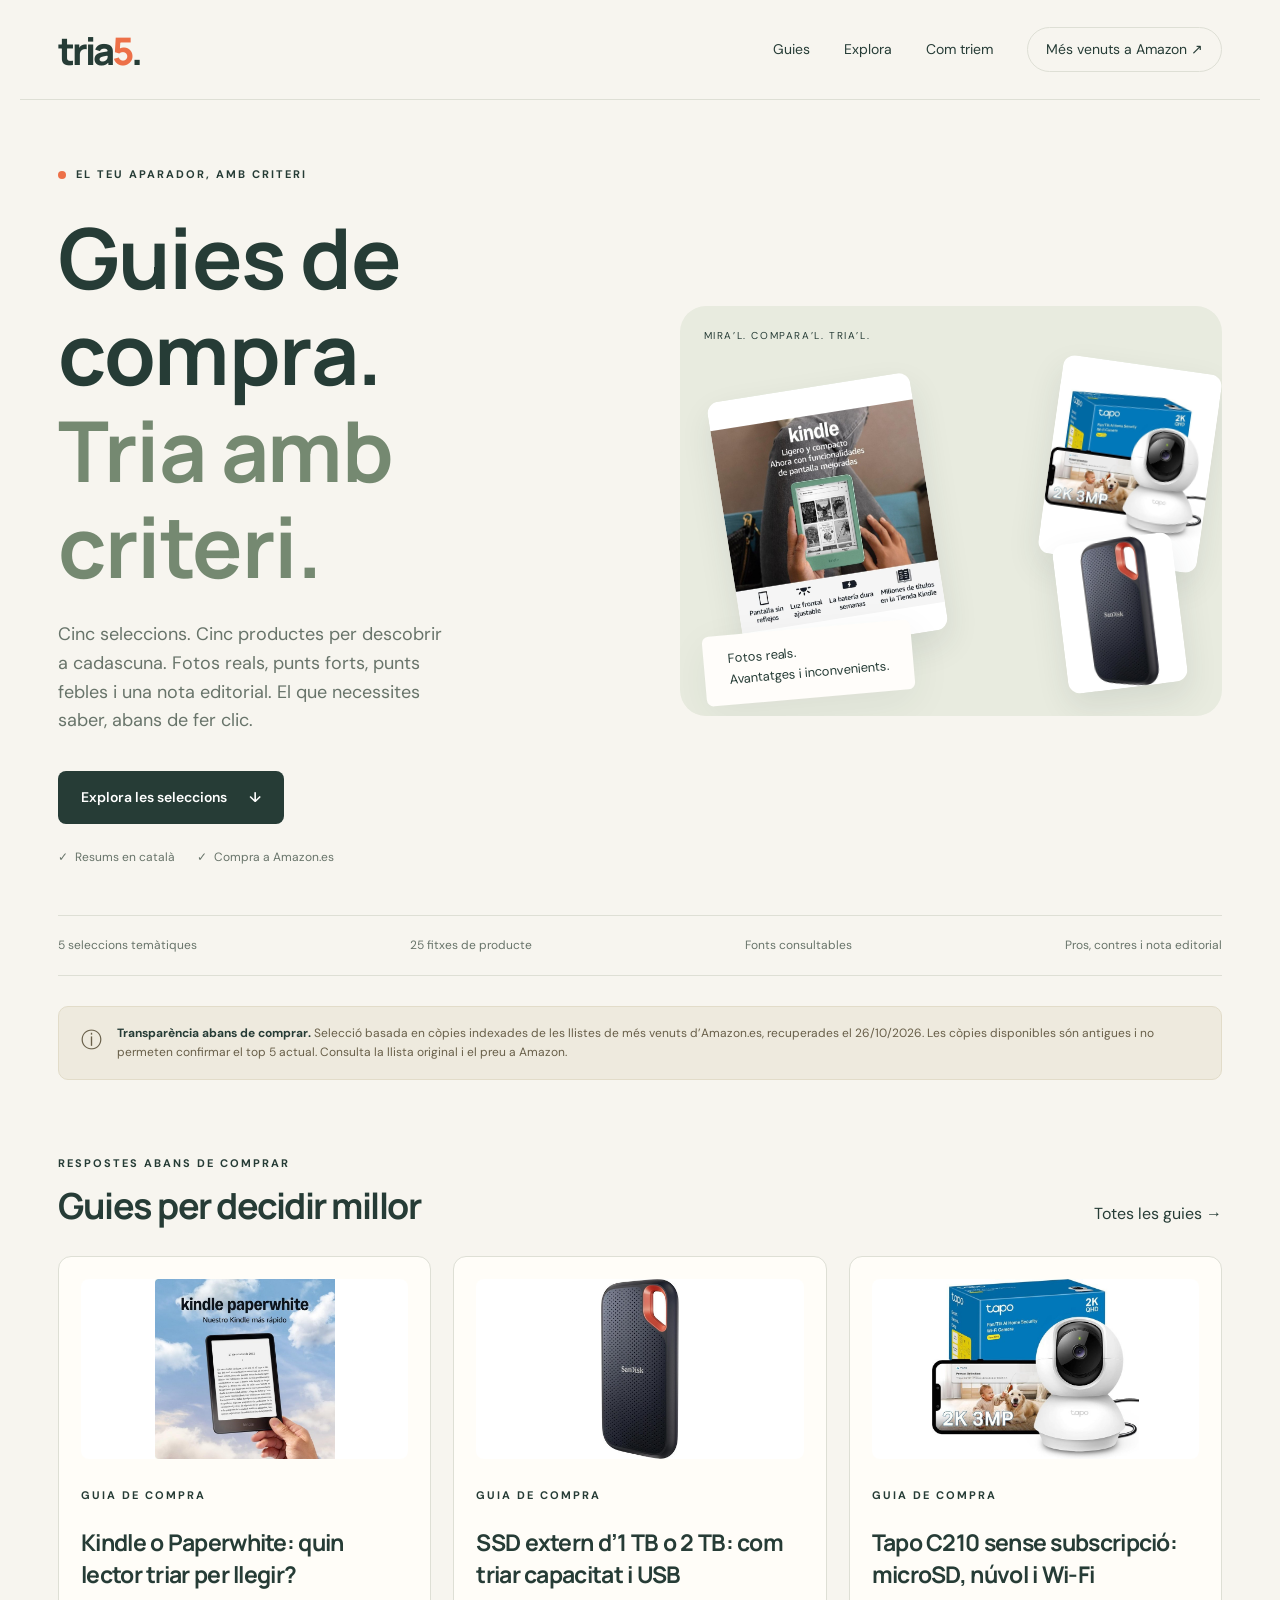
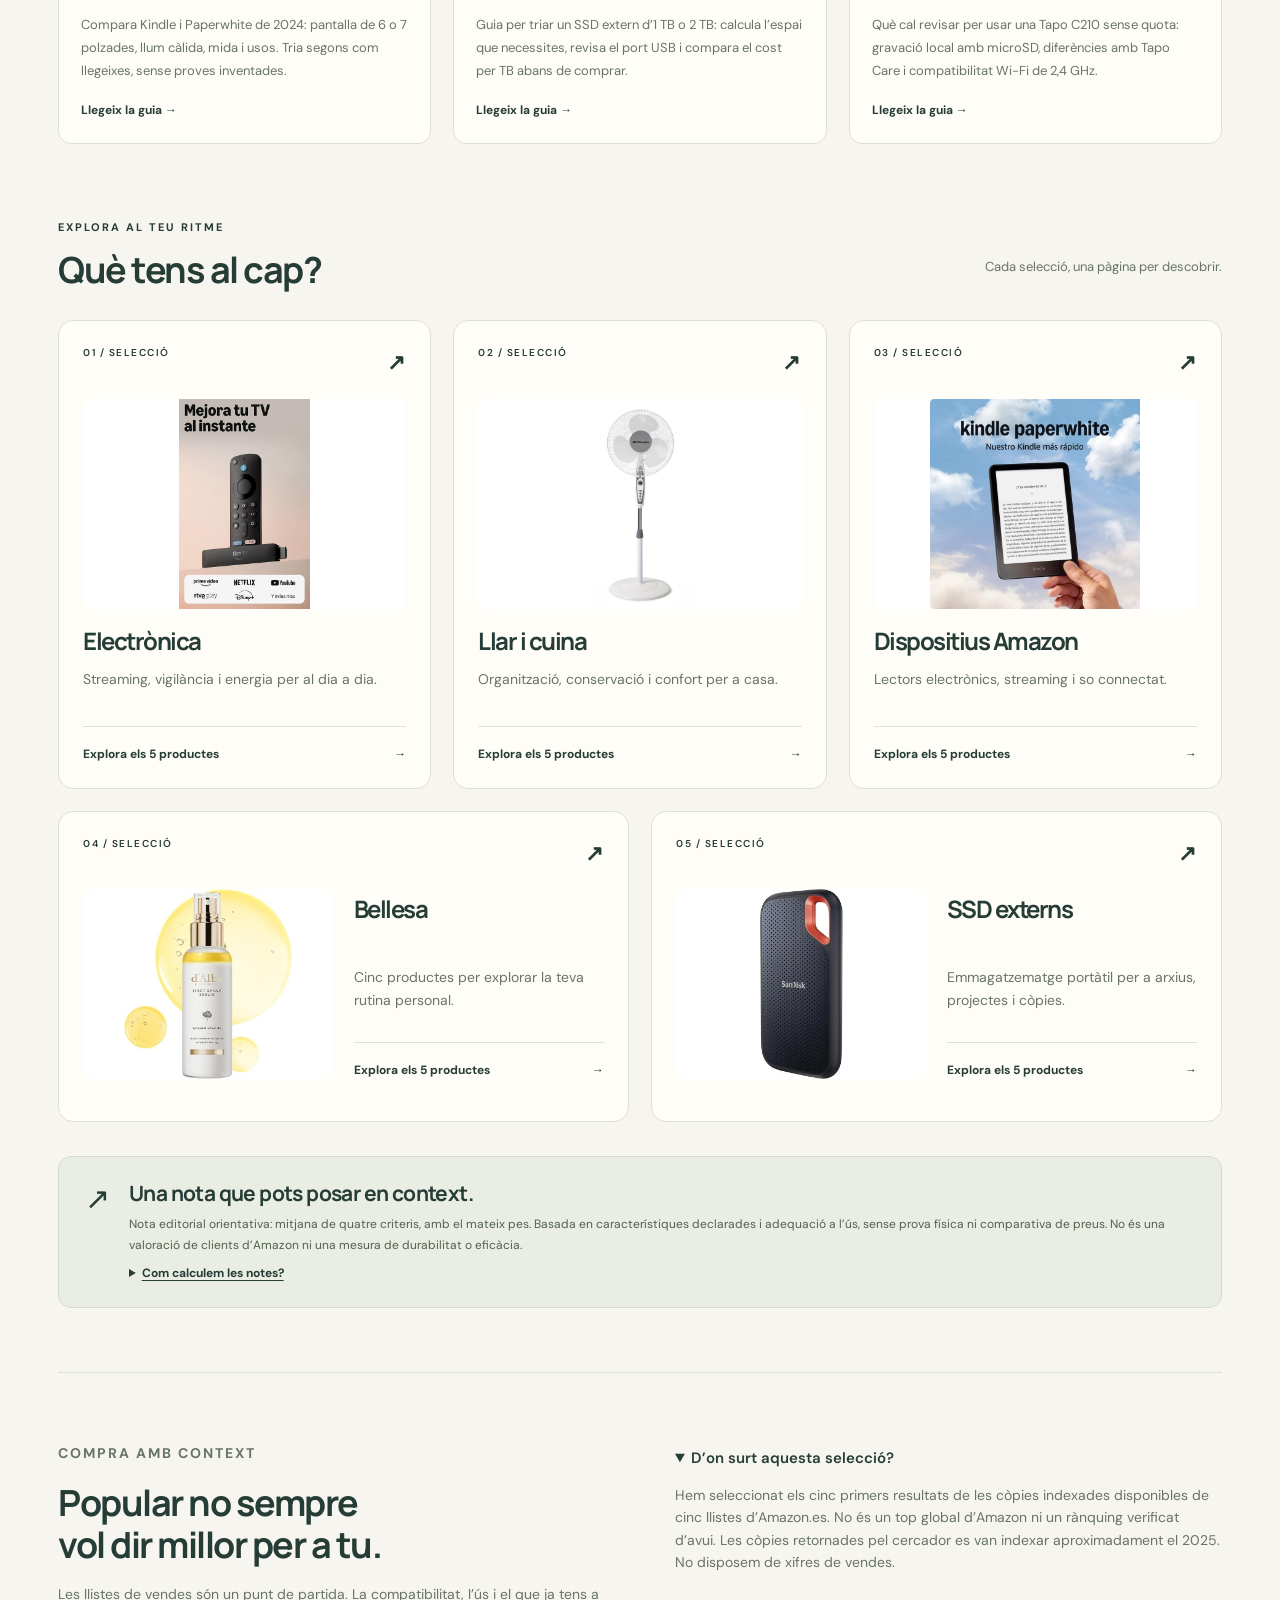
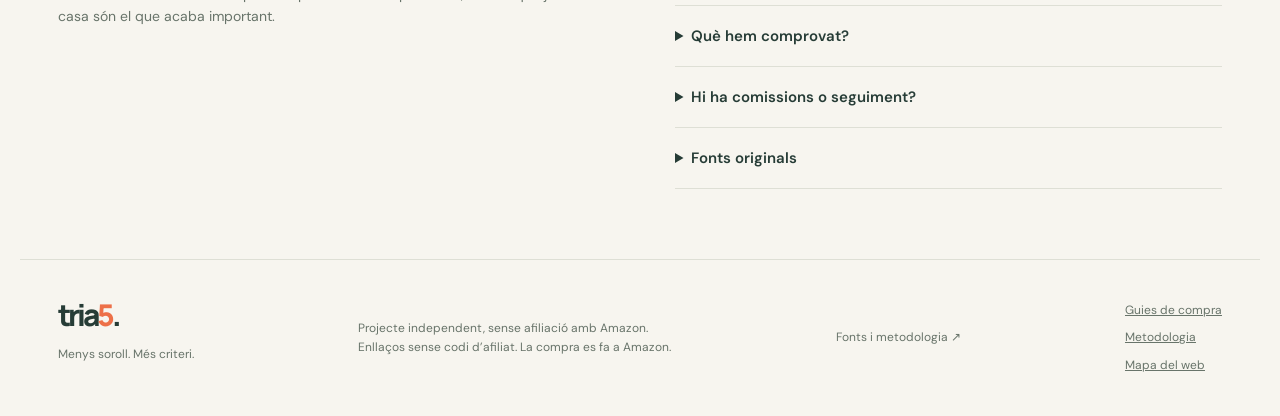
<file: index.html>
<!doctype html><html lang="ca"><head><meta charset="utf-8"><meta name="viewport" content="width=device-width,initial-scale=1"><meta name="theme-color" content="#263c36"><title>Guies de compra en català i productes comparats | tria5</title><meta name="description" content="Tria amb criteri: guies sobre Kindle, SSD i càmeres, més seleccions amb fotos reals, pros, contres i notes editorials transparents."><link rel="stylesheet" href="styles.css"><script src="app.js" defer></script><!-- seo:start --><link rel="canonical" href="https://skirep.github.io/amazon-top5-cat/"><meta name="robots" content="index,follow,max-image-preview:large"><meta property="og:locale" content="ca_ES"><meta property="og:type" content="website"><meta property="og:site_name" content="tria5"><meta property="og:title" content="Guies de compra en català i productes comparats | tria5"><meta property="og:description" content="Tria amb criteri: guies sobre Kindle, SSD i càmeres, més seleccions amb fotos reals, pros, contres i notes editorials transparents."><meta property="og:url" content="https://skirep.github.io/amazon-top5-cat/"><meta property="og:image" content="https://skirep.github.io/amazon-top5-cat/assets/products/B0CFPWLGF2.jpg"><meta property="og:image:alt" content="Kindle Paperwhite 16 GB · negre"><meta name="twitter:card" content="summary_large_image"><meta name="twitter:title" content="Guies de compra en català i productes comparats | tria5"><meta name="twitter:description" content="Tria amb criteri: guies sobre Kindle, SSD i càmeres, més seleccions amb fotos reals, pros, contres i notes editorials transparents."><meta name="twitter:image" content="https://skirep.github.io/amazon-top5-cat/assets/products/B0CFPWLGF2.jpg"><script type="application/ld+json">{"@context": "https://schema.org", "@graph": [{"@type": "Organization", "@id": "https://skirep.github.io/amazon-top5-cat/#organization", "name": "tria5", "url": "https://skirep.github.io/amazon-top5-cat/"}, {"@type": "WebSite", "@id": "https://skirep.github.io/amazon-top5-cat/#website", "url": "https://skirep.github.io/amazon-top5-cat/", "name": "tria5", "inLanguage": "ca", "publisher": {"@id": "https://skirep.github.io/amazon-top5-cat/#organization"}}, {"@type": "CollectionPage", "@id": "https://skirep.github.io/amazon-top5-cat/#page", "url": "https://skirep.github.io/amazon-top5-cat/", "name": "Guies de compra en català i productes comparats", "description": "Tria amb criteri: guies sobre Kindle, SSD i càmeres, més seleccions amb fotos reals, pros, contres i notes editorials transparents.", "inLanguage": "ca", "isPartOf": {"@id": "https://skirep.github.io/amazon-top5-cat/#website"}}]}</script><!-- seo:end --></head><body><a class="skip" href="#main">Salta al contingut</a><header><a class="brand" href="./" aria-label="Tria 5, inici">tria<span>5</span><i>.</i></a><nav aria-label="Principal"><a href="guies.html">Guies</a><a href="./#categories">Explora</a><a href="./#criteri">Com triem</a><a class="nav-cta" href="https://www.amazon.es/gp/bestsellers" target="_blank" rel="noopener noreferrer">Més venuts a Amazon ↗</a></nav></header><main id="main"><section class="hero"><div><p class="eyebrow"><span></span> EL TEU APARADOR, AMB CRITERI</p><h1>Guies de compra.<br><em>Tria amb criteri.</em></h1><p class="hero-copy">Cinc seleccions. Cinc productes per descobrir a cadascuna. Fotos reals, punts forts, punts febles i una nota editorial. El que necessites saber, abans de fer clic.</p><a class="button" href="#categories">Explora les seleccions <span>↓</span></a><div class="hero-meta"><span>Resums en català</span><span>Compra a Amazon.es</span></div></div><div class="hero-art product-montage"><span class="montage-tag">MIRA’L. COMPARA’L. TRIA’L.</span><img class="montage-main" src="assets/products/B0CP31JRLK.jpg" alt="Kindle 16 GB · verd matcha" width="680" height="680" fetchpriority="high" decoding="async"><img class="montage-side" src="assets/products/B095CLQ1PT.jpg" alt="Tapo C210" width="680" height="680" loading="lazy" decoding="async"><img class="montage-small" src="assets/products/B08GTYFC37.jpg" alt="SanDisk Extreme · 1 TB" width="680" height="680" loading="lazy" decoding="async"><span class="floating-label">Fotos reals.<br>Avantatges i inconvenients.</span></div></section><section class="trust"><span>5 seleccions temàtiques</span><span>25 fitxes de producte</span><span>Fonts consultables</span><span>Pros, contres i nota editorial</span></section><aside class="notice"><span aria-hidden="true">ⓘ</span><p><strong>Transparència abans de comprar.</strong> Selecció basada en còpies indexades de les llistes de més venuts d’Amazon.es, recuperades el 26/10/2026. Les còpies disponibles són antigues i no permeten confirmar el top 5 actual. Consulta la llista original i el preu a Amazon.</p></aside><!-- buying:start --><section class="home-guides" id="guies"><div class="section-heading"><div><p class="eyebrow">RESPOSTES ABANS DE COMPRAR</p><h2>Guies per decidir millor</h2></div><a href="guies.html">Totes les guies →</a></div><div class="guide-grid"><a class="guide-card" href="kindle-o-paperwhite.html"><img class="guide-photo" src="assets/products/B0CFPWLGF2.jpg" alt="Kindle Paperwhite 16 GB · negre" width="680" height="680" loading="lazy" decoding="async"><span class="eyebrow">GUIA DE COMPRA</span><h3>Kindle o Paperwhite: quin lector triar per llegir?</h3><p>Compara Kindle i Paperwhite de 2024: pantalla de 6 o 7 polzades, llum càlida, mida i usos. Tria segons com llegeixes, sense proves inventades.</p><span>Llegeix la guia →</span></a><a class="guide-card" href="ssd-extern-1tb-o-2tb.html"><img class="guide-photo" src="assets/products/B08GTYFC37.jpg" alt="SanDisk Extreme · 1 TB" width="680" height="680" loading="lazy" decoding="async"><span class="eyebrow">GUIA DE COMPRA</span><h3>SSD extern d’1 TB o 2 TB: com triar capacitat i USB</h3><p>Guia per triar un SSD extern d’1 TB o 2 TB: calcula l’espai que necessites, revisa el port USB i compara el cost per TB abans de comprar.</p><span>Llegeix la guia →</span></a><a class="guide-card" href="tapo-c210-sense-subscripcio.html"><img class="guide-photo" src="assets/products/B095CLQ1PT.jpg" alt="Tapo C210" width="680" height="680" loading="lazy" decoding="async"><span class="eyebrow">GUIA DE COMPRA</span><h3>Tapo C210 sense subscripció: microSD, núvol i Wi-Fi</h3><p>Què cal revisar per usar una Tapo C210 sense quota: gravació local amb microSD, diferències amb Tapo Care i compatibilitat Wi-Fi de 2,4 GHz.</p><span>Llegeix la guia →</span></a></div></section><!-- buying:end --><section id="categories"><div class="section-heading"><div><p class="eyebrow">EXPLORA AL TEU RITME</p><h2>Què tens al cap?</h2></div><p>Cada selecció, una pàgina per descobrir.</p></div><div class="category-grid"><a class="category-card" href="electronica.html" style="--accent:#ed7048"><div class="category-top"><span>01 / SELECCIÓ</span><span>↗</span></div><img class="category-photo" src="assets/products/B0DJGCX6Q2.jpg" alt="Fire TV Stick HD" width="680" height="680" loading="lazy" decoding="async"><h3>Electrònica</h3><p>Streaming, vigilància i energia per al dia a dia.</p><span class="card-bottom">Explora els 5 productes <span>→</span></span></a><a class="category-card" href="llar.html" style="--accent:#b5b98e"><div class="category-top"><span>02 / SELECCIÓ</span><span>↗</span></div><img class="category-photo" src="assets/products/B01D4YVY80.jpg" alt="Orbegozo SF 0147" width="680" height="680" loading="lazy" decoding="async"><h3>Llar i cuina</h3><p>Organització, conservació i confort per a casa.</p><span class="card-bottom">Explora els 5 productes <span>→</span></span></a><a class="category-card" href="dispositius-amazon.html" style="--accent:#dabd77"><div class="category-top"><span>03 / SELECCIÓ</span><span>↗</span></div><img class="category-photo" src="assets/products/B0CFPWLGF2.jpg" alt="Kindle Paperwhite 16 GB · negre" width="680" height="680" loading="lazy" decoding="async"><h3>Dispositius Amazon</h3><p>Lectors electrònics, streaming i so connectat.</p><span class="card-bottom">Explora els 5 productes <span>→</span></span></a><a class="category-card" href="bellesa.html" style="--accent:#d5a3aa"><div class="category-top"><span>04 / SELECCIÓ</span><span>↗</span></div><img class="category-photo" src="assets/products/B0BFQ9RD5B.jpg" alt="d’alba First Spray Serum · 100 ml" width="680" height="680" loading="lazy" decoding="async"><h3>Bellesa</h3><p>Cinc productes per explorar la teva rutina personal.</p><span class="card-bottom">Explora els 5 productes <span>→</span></span></a><a class="category-card" href="ssd-externs.html" style="--accent:#99b2ba"><div class="category-top"><span>05 / SELECCIÓ</span><span>↗</span></div><img class="category-photo" src="assets/products/B08GTYFC37.jpg" alt="SanDisk Extreme · 1 TB" width="680" height="680" loading="lazy" decoding="async"><h3>SSD externs</h3><p>Emmagatzematge portàtil per a arxius, projectes i còpies.</p><span class="card-bottom">Explora els 5 productes <span>→</span></span></a></div></section><aside class="rating-method" id="notes"><span class="rating-method-icon" aria-hidden="true">↗</span><div><h2>Una nota que pots posar en context.</h2><p>Nota editorial orientativa: mitjana de quatre criteris, amb el mateix pes. Basada en característiques declarades i adequació a l’ús, sense prova física ni comparativa de preus. No és una valoració de clients d’Amazon ni una mesura de durabilitat o eficàcia.</p><details><summary>Com calculem les notes?</summary><p>Cada criteri puntua de 0 a 10: utilitat per a l’ús descrit, prestacions declarades dins la seva categoria, versatilitat i balanç de limitacions (més alt vol dir menys concessions). La nota és la mitjana aritmètica, arrodonida a una decimal. Són judicis editorials subjectius, no resultats de laboratori. Les notes de categories diferents no estableixen un rànquing universal. La informació incompleta o les limitacions resten puntuació.</p><p>No hem avaluat fiabilitat a llarg termini, rendiment real, soroll, tolerància cutània ni resultats cosmètics. El preu i les opinions d’Amazon no entren en el càlcul. Revisió: 26/10/2026.</p></details></div></aside><section class="method" id="criteri"><div><p class="eyebrow">COMPRA AMB CONTEXT</p><h2>Popular no sempre<br>vol dir millor per a tu.</h2><p>Les llistes de vendes són un punt de partida. La compatibilitat, l’ús i el que ja tens a casa són el que acaba important.</p></div><div><details open><summary>D’on surt aquesta selecció?</summary><p>Hem seleccionat els cinc primers resultats de les còpies indexades disponibles de cinc llistes d’Amazon.es. No és un top global d’Amazon ni un rànquing verificat d’avui. Les còpies retornades pel cercador es van indexar aproximadament el 2025. No disposem de xifres de vendes.</p></details><details><summary>Què hem comprovat?</summary><p>Els noms, les característiques bàsiques i els identificadors de les fitxes d’Amazon. Les variants, els venedors, la generació, les existències i el preu poden canviar. Els resums no són proves de laboratori ni opinions de clients. Les valoracions són judicis editorials sobre les prestacions declarades i les seves limitacions.</p></details><details><summary>Hi ha comissions o seguiment?</summary><p>Els enllaços no inclouen cap codi d’afiliat. Aquesta web no té analítica, formularis, comptes ni galetes pròpies. Amazon aplica la seva política quan hi accedeixes. Les fotografies provenen de les fitxes de producte d’Amazon i, per a l’Orbegozo SF 0147, del fabricant. Les marques i fotografies pertanyen als seus titulars. Les tipografies se serveixen des d’aquesta mateixa web, sense peticions a Google Fonts.</p></details><details><summary>Fonts originals</summary><ul><li><a href="https://www.amazon.es/gp/bestsellers/electronics/" target="_blank" rel="noopener noreferrer">Electrònica ↗</a></li><li><a href="https://www.amazon.es/gp/bestsellers/kitchen" target="_blank" rel="noopener noreferrer">Llar i cuina ↗</a></li><li><a href="https://www.amazon.es/gp/bestsellers/amazon-devices" target="_blank" rel="noopener noreferrer">Dispositius Amazon ↗</a></li><li><a href="https://www.amazon.es/gp/bestsellers/beauty" target="_blank" rel="noopener noreferrer">Bellesa ↗</a></li><li><a href="https://www.amazon.es/gp/bestsellers/computers/937905031" target="_blank" rel="noopener noreferrer">SSD externs ↗</a></li></ul><p>Recerca: 26 d’octubre de 2026. Actualització manual. Fire TV apareix en dues seleccions i els Kindle negre i verd són variants del mateix model.</p></details></div></section></main><footer><div><a class="brand" href="./">tria<span>5</span><i>.</i></a><p>Menys soroll. Més criteri.</p></div><p>Projecte independent, sense afiliació amb Amazon.<br>Enllaços sense codi d’afiliat. La compra es fa a Amazon.</p><a href="./#criteri">Fonts i metodologia ↗</a><div class="footer-resources"><a href="guies.html">Guies de compra</a><a href="metodologia.html">Metodologia</a><a href="sitemap.xml">Mapa del web</a></div></footer></body></html>
</file>
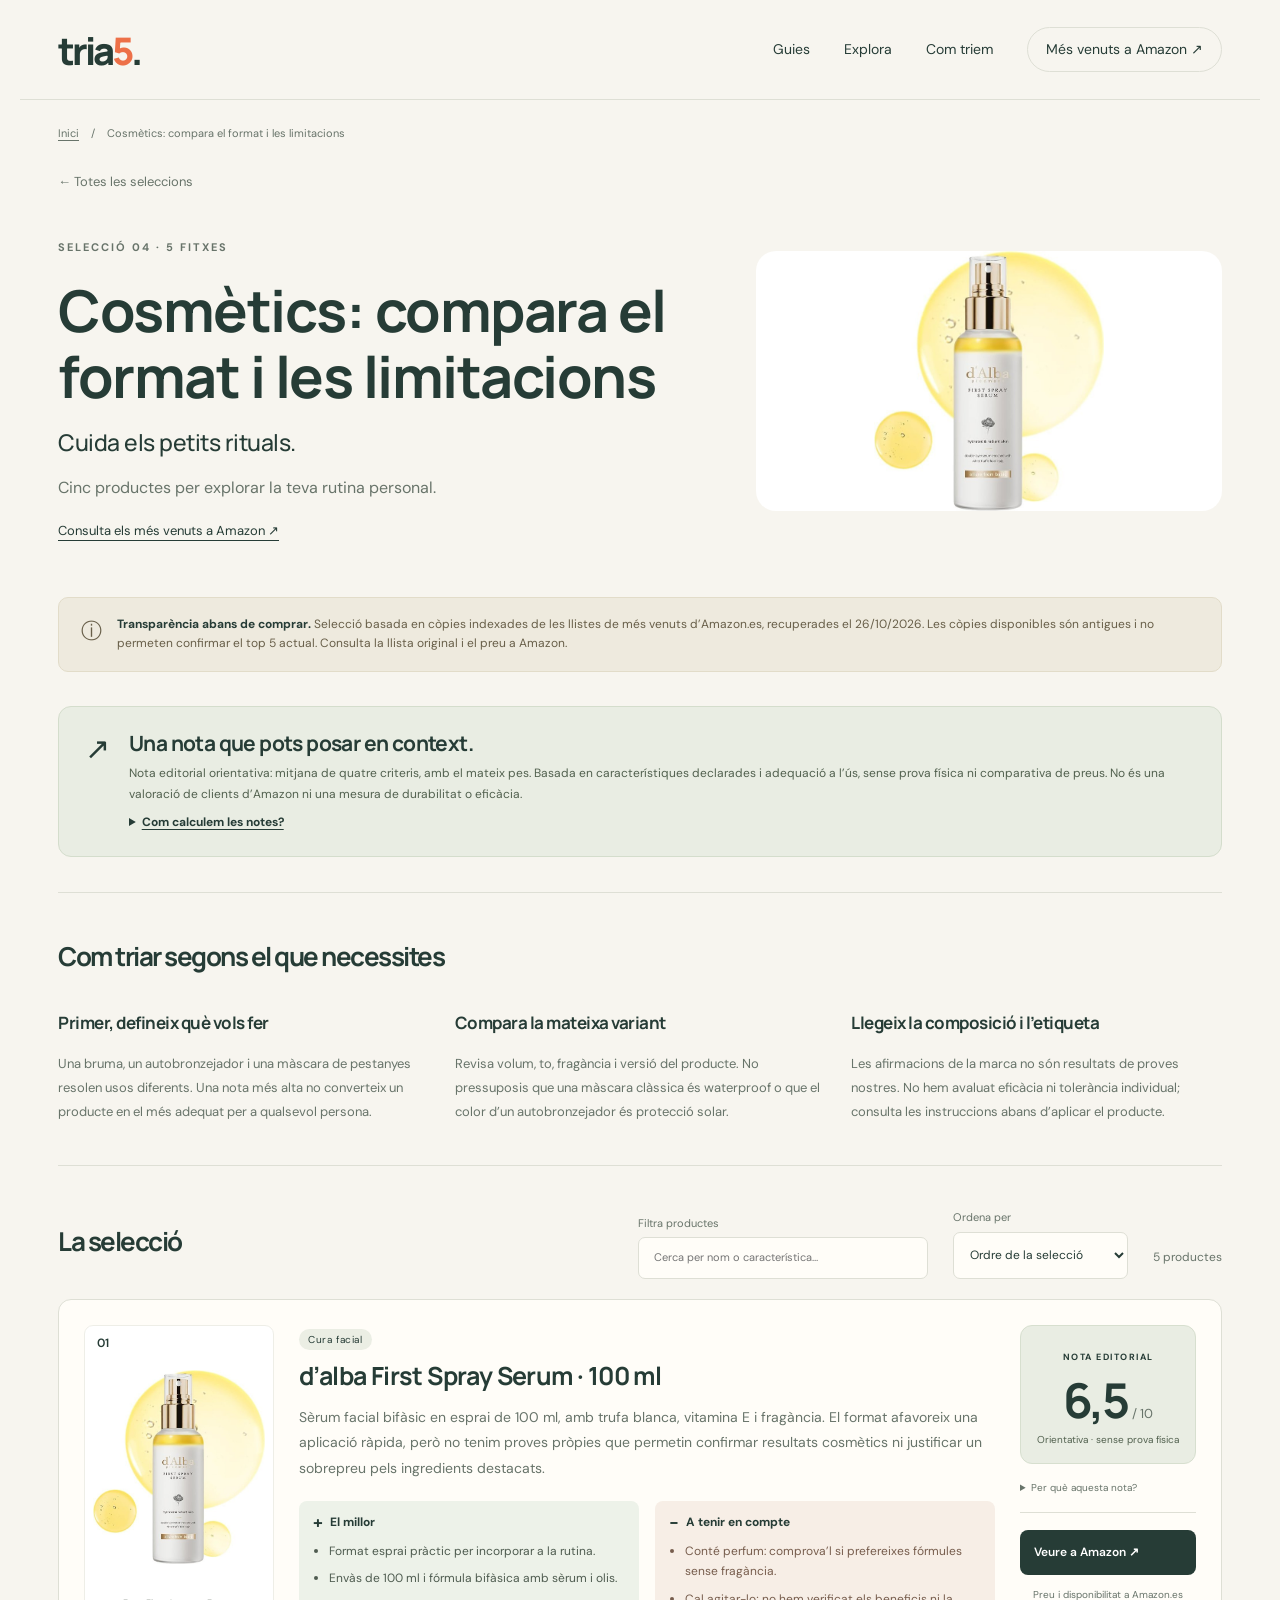
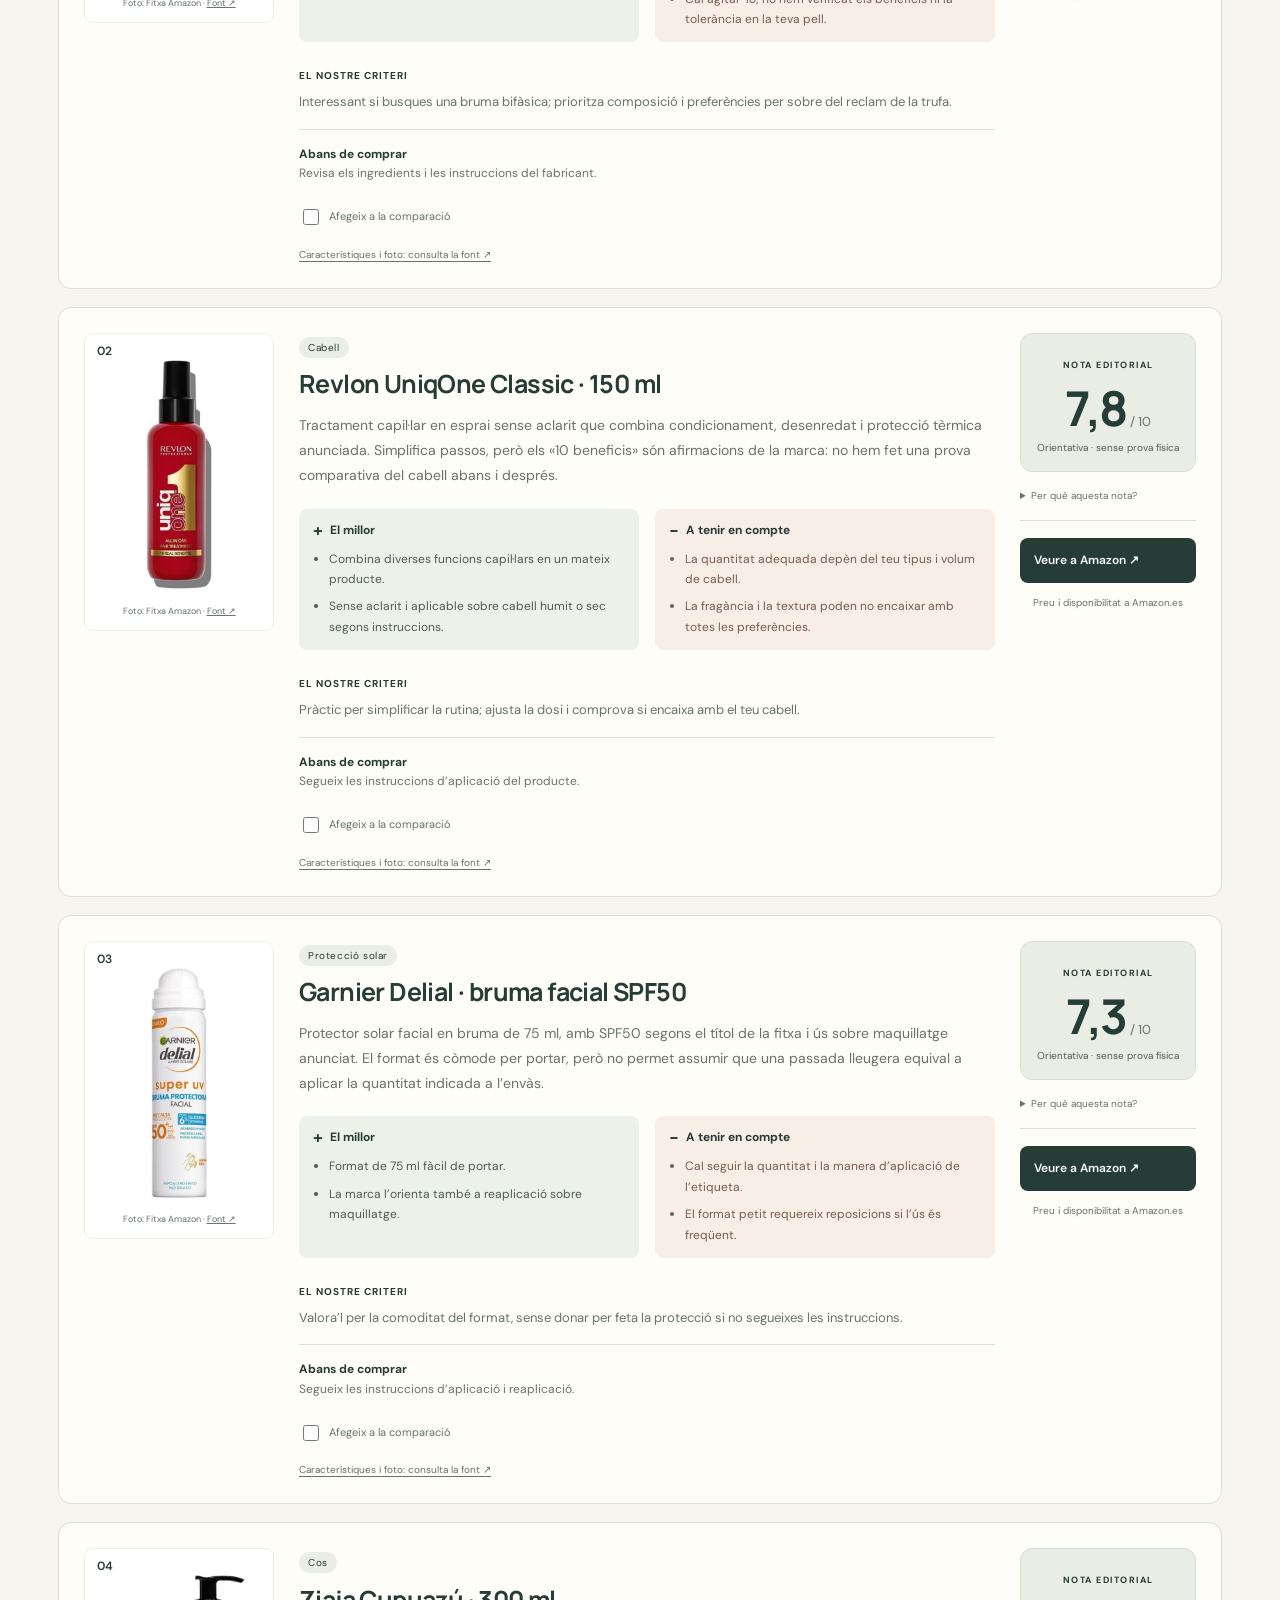
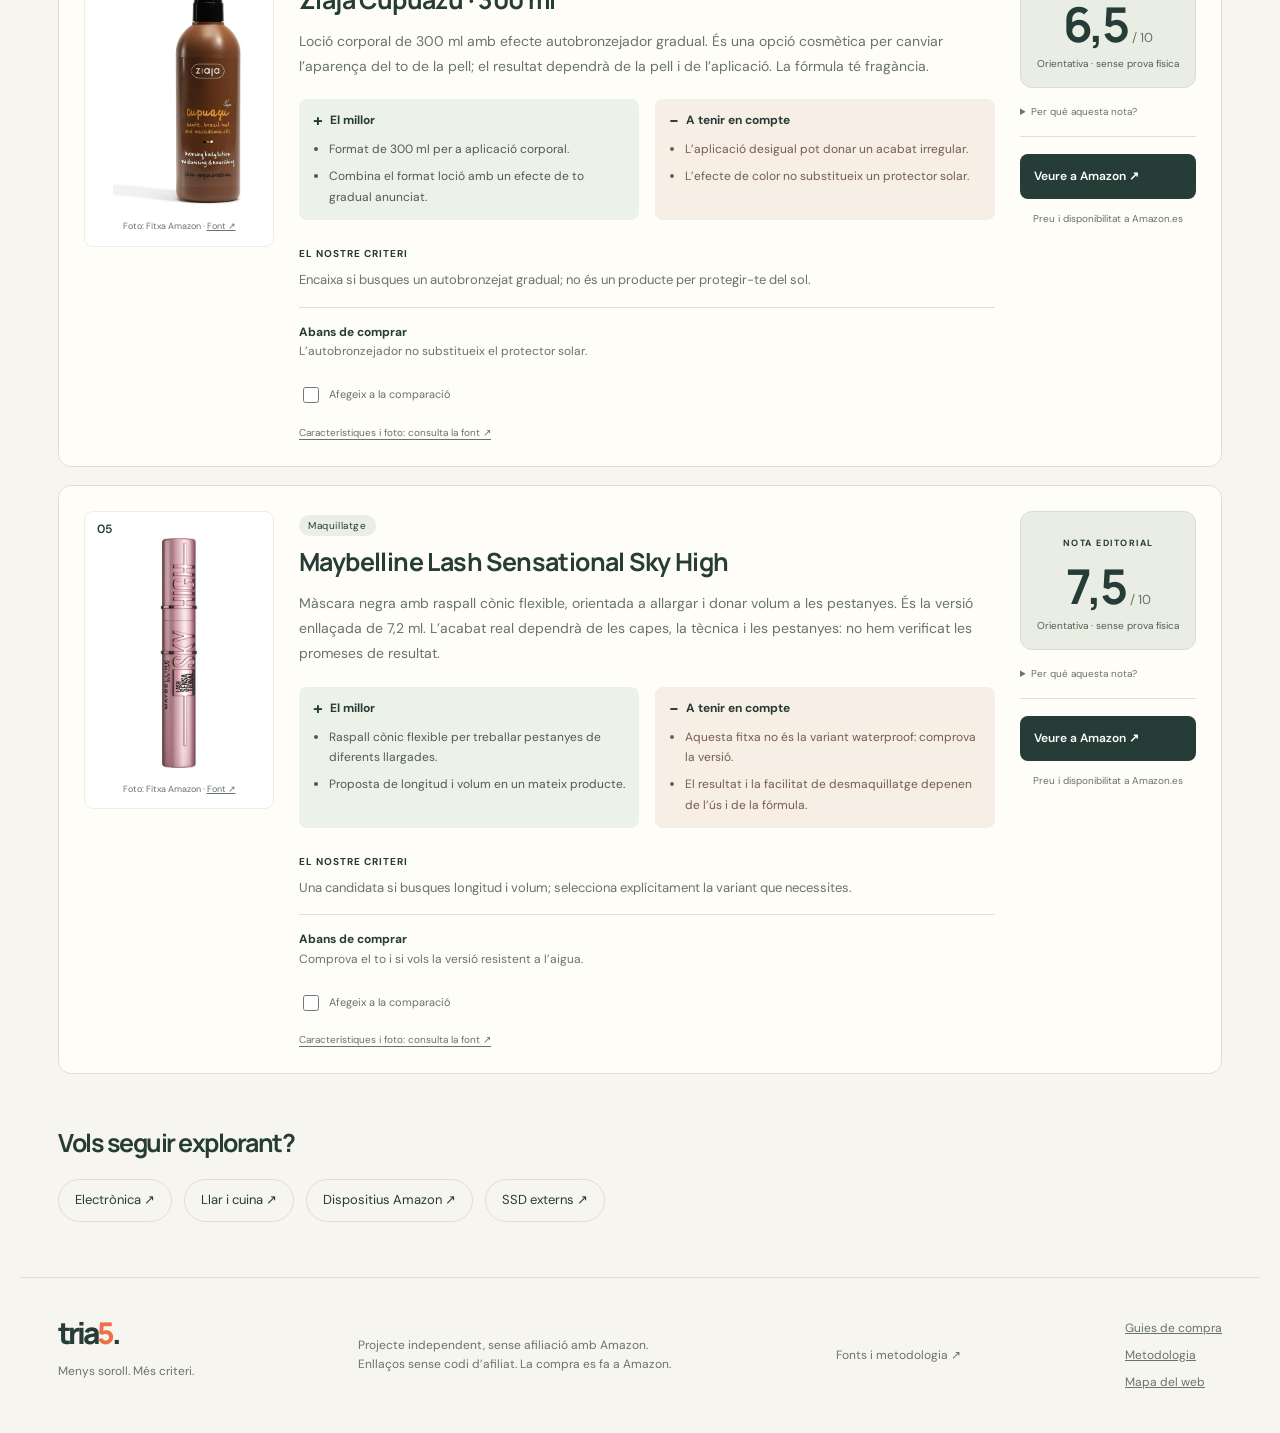
<file: bellesa.html>
<!doctype html><html lang="ca"><head><meta charset="utf-8"><meta name="viewport" content="width=device-width,initial-scale=1"><meta name="theme-color" content="#263c36"><title>Cosmètics i cura personal: formats, pros i contres | tria5</title><meta name="description" content="Cinc productes de cura facial, cabell i maquillatge: composició a revisar, format, límits i notes editorials. Sense promeses de resultats provats."><link rel="stylesheet" href="styles.css"><script src="app.js" defer></script><!-- seo:start --><link rel="canonical" href="https://skirep.github.io/amazon-top5-cat/bellesa.html"><meta name="robots" content="index,follow,max-image-preview:large"><meta property="og:locale" content="ca_ES"><meta property="og:type" content="website"><meta property="og:site_name" content="tria5"><meta property="og:title" content="Cosmètics i cura personal: formats, pros i contres | tria5"><meta property="og:description" content="Cinc productes de cura facial, cabell i maquillatge: composició a revisar, format, límits i notes editorials. Sense promeses de resultats provats."><meta property="og:url" content="https://skirep.github.io/amazon-top5-cat/bellesa.html"><meta property="og:image" content="https://skirep.github.io/amazon-top5-cat/assets/products/B0BFQ9RD5B.jpg"><meta property="og:image:alt" content="d’alba First Spray Serum · 100 ml"><meta name="twitter:card" content="summary_large_image"><meta name="twitter:title" content="Cosmètics i cura personal: formats, pros i contres | tria5"><meta name="twitter:description" content="Cinc productes de cura facial, cabell i maquillatge: composició a revisar, format, límits i notes editorials. Sense promeses de resultats provats."><meta name="twitter:image" content="https://skirep.github.io/amazon-top5-cat/assets/products/B0BFQ9RD5B.jpg"><script type="application/ld+json">{"@context": "https://schema.org", "@graph": [{"@type": "Organization", "@id": "https://skirep.github.io/amazon-top5-cat/#organization", "name": "tria5", "url": "https://skirep.github.io/amazon-top5-cat/"}, {"@type": "WebSite", "@id": "https://skirep.github.io/amazon-top5-cat/#website", "url": "https://skirep.github.io/amazon-top5-cat/", "name": "tria5", "inLanguage": "ca", "publisher": {"@id": "https://skirep.github.io/amazon-top5-cat/#organization"}}, {"@type": "CollectionPage", "@id": "https://skirep.github.io/amazon-top5-cat/bellesa.html#page", "url": "https://skirep.github.io/amazon-top5-cat/bellesa.html", "name": "Cosmètics i cura personal: formats, pros i contres", "description": "Cinc productes de cura facial, cabell i maquillatge: composició a revisar, format, límits i notes editorials. Sense promeses de resultats provats.", "inLanguage": "ca", "isPartOf": {"@id": "https://skirep.github.io/amazon-top5-cat/#website"}, "mainEntity": {"@id": "https://skirep.github.io/amazon-top5-cat/bellesa.html#selection"}}, {"@type": "BreadcrumbList", "@id": "https://skirep.github.io/amazon-top5-cat/bellesa.html#breadcrumbs", "itemListElement": [{"@type": "ListItem", "position": 1, "name": "Inici", "item": "https://skirep.github.io/amazon-top5-cat/"}, {"@type": "ListItem", "position": 2, "name": "Cosmètics i cura personal: formats, pros i contres", "item": "https://skirep.github.io/amazon-top5-cat/bellesa.html"}]}, {"@type": "ItemList", "@id": "https://skirep.github.io/amazon-top5-cat/bellesa.html#selection", "name": "Productes inclosos a la selecció", "itemListOrder": "https://schema.org/ItemListUnordered", "itemListElement": [{"@type": "ListItem", "position": 1, "name": "d’alba First Spray Serum · 100 ml", "url": "https://skirep.github.io/amazon-top5-cat/bellesa.html#product-B0BFQ9RD5B"}, {"@type": "ListItem", "position": 2, "name": "Revlon UniqOne Classic · 150 ml", "url": "https://skirep.github.io/amazon-top5-cat/bellesa.html#product-B00M9B66BU"}, {"@type": "ListItem", "position": 3, "name": "Garnier Delial · bruma facial SPF50", "url": "https://skirep.github.io/amazon-top5-cat/bellesa.html#product-B06XD38KPB"}, {"@type": "ListItem", "position": 4, "name": "Ziaja Cupuazú · 300 ml", "url": "https://skirep.github.io/amazon-top5-cat/bellesa.html#product-B01MZDLW9B"}, {"@type": "ListItem", "position": 5, "name": "Maybelline Lash Sensational Sky High", "url": "https://skirep.github.io/amazon-top5-cat/bellesa.html#product-B08P4YPB8Q"}]}]}</script><!-- seo:end --></head><body><a class="skip" href="#main">Salta al contingut</a><header><a class="brand" href="./" aria-label="Tria 5, inici">tria<span>5</span><i>.</i></a><nav aria-label="Principal"><a href="guies.html">Guies</a><a href="./#categories">Explora</a><a href="./#criteri">Com triem</a><a class="nav-cta" href="https://www.amazon.es/gp/bestsellers" target="_blank" rel="noopener noreferrer">Més venuts a Amazon ↗</a></nav></header><main id="main"><nav class="breadcrumbs" aria-label="Fil d’Ariadna"><a href="./">Inici</a><span aria-hidden="true">/</span><span aria-current="page">Cosmètics: compara el format i les limitacions</span></nav><a class="back" href="./#categories">← Totes les seleccions</a><section class="category-hero" style="--accent:#d5a3aa"><div><p class="eyebrow">SELECCIÓ 04 · 5 FITXES</p><h1>Cosmètics: compara el format i les limitacions</h1><h2>Cuida els petits rituals.</h2><p>Cinc productes per explorar la teva rutina personal.</p><a class="text-link" href="https://www.amazon.es/gp/bestsellers/beauty" target="_blank" rel="noopener noreferrer">Consulta els més venuts a Amazon ↗</a></div><div><img class="category-hero-photo" src="assets/products/B0BFQ9RD5B.jpg" alt="d’alba First Spray Serum · 100 ml" width="680" height="680" fetchpriority="high" decoding="async"></div></section><aside class="notice"><span aria-hidden="true">ⓘ</span><p><strong>Transparència abans de comprar.</strong> Selecció basada en còpies indexades de les llistes de més venuts d’Amazon.es, recuperades el 26/10/2026. Les còpies disponibles són antigues i no permeten confirmar el top 5 actual. Consulta la llista original i el preu a Amazon.</p></aside><aside class="rating-method" id="notes"><span class="rating-method-icon" aria-hidden="true">↗</span><div><h2>Una nota que pots posar en context.</h2><p>Nota editorial orientativa: mitjana de quatre criteris, amb el mateix pes. Basada en característiques declarades i adequació a l’ús, sense prova física ni comparativa de preus. No és una valoració de clients d’Amazon ni una mesura de durabilitat o eficàcia.</p><details><summary>Com calculem les notes?</summary><p>Cada criteri puntua de 0 a 10: utilitat per a l’ús descrit, prestacions declarades dins la seva categoria, versatilitat i balanç de limitacions (més alt vol dir menys concessions). La nota és la mitjana aritmètica, arrodonida a una decimal. Són judicis editorials subjectius, no resultats de laboratori. Les notes de categories diferents no estableixen un rànquing universal. La informació incompleta o les limitacions resten puntuació.</p><p>No hem avaluat fiabilitat a llarg termini, rendiment real, soroll, tolerància cutània ni resultats cosmètics. El preu i les opinions d’Amazon no entren en el càlcul. Revisió: 26/10/2026.</p></details></div></aside><!-- buying:start --><section class="buying-advice"><h2>Com triar segons el que necessites</h2><div class="advice-grid"><div><h3>Primer, defineix què vols fer</h3><p>Una bruma, un autobronzejador i una màscara de pestanyes resolen usos diferents. Una nota més alta no converteix un producte en el més adequat per a qualsevol persona.</p></div><div><h3>Compara la mateixa variant</h3><p>Revisa volum, to, fragància i versió del producte. No pressuposis que una màscara clàssica és waterproof o que el color d’un autobronzejador és protecció solar.</p></div><div><h3>Llegeix la composició i l’etiqueta</h3><p>Les afirmacions de la marca no són resultats de proves nostres. No hem avaluat eficàcia ni tolerància individual; consulta les instruccions abans d’aplicar el producte.</p></div></div></section><!-- buying:end --><div class="product-tools"><h2>La selecció</h2><label for="search">Filtra productes<input id="search" type="search" placeholder="Cerca per nom o característica…"></label><label for="sort">Ordena per<select id="sort"><option value="selection">Ordre de la selecció</option><option value="score">Nota editorial més alta</option></select></label><p id="result-count" aria-live="polite">5 productes</p></div><div class="products"><article class="product" id="product-B0BFQ9RD5B" data-search="d’alba first spray serum · 100 ml sèrum facial bifàsic en esprai de 100 ml, amb trufa blanca, vitamina e i fragància. el format afavoreix una aplicació ràpida, però no tenim proves pròpies que permetin confirmar resultats cosmètics ni justificar un sobrepreu pels ingredients destacats. format esprai pràctic per incorporar a la rutina. · envàs de 100 ml i fórmula bifàsica amb sèrum i olis. conté perfum: comprova’l si prefereixes fórmules sense fragància. · cal agitar-lo; no hem verificat els beneficis ni la tolerància en la teva pell. interessant si busques una bruma bifàsica; prioritza composició i preferències per sobre del reclam de la trufa. cura facial" data-id="bellesa-0" data-name="d’alba First Spray Serum · 100 ml" data-summary="Sèrum facial bifàsic en esprai de 100 ml, amb trufa blanca, vitamina E i fragància. El format afavoreix una aplicació ràpida, però no tenim proves pròpies que permetin confirmar resultats cosmètics ni justificar un sobrepreu pels ingredients destacats." data-check="Revisa els ingredients i les instruccions del fabricant." data-url="https://www.amazon.es/dp/B0BFQ9RD5B" data-score="6,5" data-pros="Format esprai pràctic per incorporar a la rutina. · Envàs de 100 ml i fórmula bifàsica amb sèrum i olis." data-cons="Conté perfum: comprova’l si prefereixes fórmules sense fragància. · Cal agitar-lo; no hem verificat els beneficis ni la tolerància en la teva pell." data-verdict="Interessant si busques una bruma bifàsica; prioritza composició i preferències per sobre del reclam de la trufa." data-order="01"><figure class="product-art"><span class="product-number">01</span><a href="assets/products/B0BFQ9RD5B.jpg" target="_blank" rel="noopener noreferrer" aria-label="Amplia la foto de d’alba First Spray Serum · 100 ml"><img class="product-photo" src="assets/products/B0BFQ9RD5B.jpg" alt="d’alba First Spray Serum · 100 ml" width="680" height="680" loading="lazy" decoding="async"></a><figcaption>Foto: Fitxa Amazon · <a href="https://www.amazon.es/dp/B0BFQ9RD5B" target="_blank" rel="noopener noreferrer">Font ↗</a></figcaption></figure><div class="product-info"><span class="pill">Cura facial</span><h3>d’alba First Spray Serum · 100 ml</h3><p class="description">Sèrum facial bifàsic en esprai de 100 ml, amb trufa blanca, vitamina E i fragància. El format afavoreix una aplicació ràpida, però no tenim proves pròpies que permetin confirmar resultats cosmètics ni justificar un sobrepreu pels ingredients destacats.</p><div class="pros-cons"><section class="pros"><h4><span aria-hidden="true">+</span> El millor</h4><ul><li>Format esprai pràctic per incorporar a la rutina.</li><li>Envàs de 100 ml i fórmula bifàsica amb sèrum i olis.</li></ul></section><section class="cons"><h4><span aria-hidden="true">−</span> A tenir en compte</h4><ul><li>Conté perfum: comprova’l si prefereixes fórmules sense fragància.</li><li>Cal agitar-lo; no hem verificat els beneficis ni la tolerància en la teva pell.</li></ul></section></div><p class="verdict"><b>El nostre criteri</b> Interessant si busques una bruma bifàsica; prioritza composició i preferències per sobre del reclam de la trufa.</p><p class="check"><b>Abans de comprar</b> Revisa els ingredients i les instruccions del fabricant.</p><label class="compare-label"><input type="checkbox" data-compare> Afegeix a la comparació</label><a class="review-source" href="https://www.amazon.es/dp/B0BFQ9RD5B" target="_blank" rel="noopener noreferrer">Característiques i foto: consulta la font ↗</a></div><div class="product-action"><div class="editorial-score"><span>NOTA EDITORIAL</span><div><strong>6,5</strong><span>/ 10</span></div><small>Orientativa · sense prova física</small></div><details class="score-details"><summary>Per què aquesta nota?</summary><dl><div><dt>Utilitat</dt><dd>7/10</dd></div><div><dt>Prestacions declarades</dt><dd>7/10</dd></div><div><dt>Versatilitat</dt><dd>6/10</dd></div><div><dt>Balanç de limitacions</dt><dd>6/10</dd></div></dl><a href="#notes">Veure el mètode</a></details><a class="button" href="https://www.amazon.es/dp/B0BFQ9RD5B" target="_blank" rel="noopener noreferrer" aria-label="Veure d’alba First Spray Serum · 100 ml a Amazon">Veure a Amazon ↗</a><small>Preu i disponibilitat a Amazon.es</small></div></article><article class="product" id="product-B00M9B66BU" data-search="revlon uniqone classic · 150 ml tractament capil·lar en esprai sense aclarit que combina condicionament, desenredat i protecció tèrmica anunciada. simplifica passos, però els «10 beneficis» són afirmacions de la marca: no hem fet una prova comparativa del cabell abans i després. combina diverses funcions capil·lars en un mateix producte. · sense aclarit i aplicable sobre cabell humit o sec segons instruccions. la quantitat adequada depèn del teu tipus i volum de cabell. · la fragància i la textura poden no encaixar amb totes les preferències. pràctic per simplificar la rutina; ajusta la dosi i comprova si encaixa amb el teu cabell. cabell" data-id="bellesa-1" data-name="Revlon UniqOne Classic · 150 ml" data-summary="Tractament capil·lar en esprai sense aclarit que combina condicionament, desenredat i protecció tèrmica anunciada. Simplifica passos, però els «10 beneficis» són afirmacions de la marca: no hem fet una prova comparativa del cabell abans i després." data-check="Segueix les instruccions d’aplicació del producte." data-url="https://www.amazon.es/dp/B00M9B66BU" data-score="7,8" data-pros="Combina diverses funcions capil·lars en un mateix producte. · Sense aclarit i aplicable sobre cabell humit o sec segons instruccions." data-cons="La quantitat adequada depèn del teu tipus i volum de cabell. · La fragància i la textura poden no encaixar amb totes les preferències." data-verdict="Pràctic per simplificar la rutina; ajusta la dosi i comprova si encaixa amb el teu cabell." data-order="02"><figure class="product-art"><span class="product-number">02</span><a href="assets/products/B00M9B66BU.jpg" target="_blank" rel="noopener noreferrer" aria-label="Amplia la foto de Revlon UniqOne Classic · 150 ml"><img class="product-photo" src="assets/products/B00M9B66BU.jpg" alt="Revlon UniqOne Classic · 150 ml" width="680" height="680" loading="lazy" decoding="async"></a><figcaption>Foto: Fitxa Amazon · <a href="https://www.amazon.es/dp/B00M9B66BU" target="_blank" rel="noopener noreferrer">Font ↗</a></figcaption></figure><div class="product-info"><span class="pill">Cabell</span><h3>Revlon UniqOne Classic · 150 ml</h3><p class="description">Tractament capil·lar en esprai sense aclarit que combina condicionament, desenredat i protecció tèrmica anunciada. Simplifica passos, però els «10 beneficis» són afirmacions de la marca: no hem fet una prova comparativa del cabell abans i després.</p><div class="pros-cons"><section class="pros"><h4><span aria-hidden="true">+</span> El millor</h4><ul><li>Combina diverses funcions capil·lars en un mateix producte.</li><li>Sense aclarit i aplicable sobre cabell humit o sec segons instruccions.</li></ul></section><section class="cons"><h4><span aria-hidden="true">−</span> A tenir en compte</h4><ul><li>La quantitat adequada depèn del teu tipus i volum de cabell.</li><li>La fragància i la textura poden no encaixar amb totes les preferències.</li></ul></section></div><p class="verdict"><b>El nostre criteri</b> Pràctic per simplificar la rutina; ajusta la dosi i comprova si encaixa amb el teu cabell.</p><p class="check"><b>Abans de comprar</b> Segueix les instruccions d’aplicació del producte.</p><label class="compare-label"><input type="checkbox" data-compare> Afegeix a la comparació</label><a class="review-source" href="https://www.amazon.es/dp/B00M9B66BU" target="_blank" rel="noopener noreferrer">Característiques i foto: consulta la font ↗</a></div><div class="product-action"><div class="editorial-score"><span>NOTA EDITORIAL</span><div><strong>7,8</strong><span>/ 10</span></div><small>Orientativa · sense prova física</small></div><details class="score-details"><summary>Per què aquesta nota?</summary><dl><div><dt>Utilitat</dt><dd>8/10</dd></div><div><dt>Prestacions declarades</dt><dd>8/10</dd></div><div><dt>Versatilitat</dt><dd>8/10</dd></div><div><dt>Balanç de limitacions</dt><dd>7/10</dd></div></dl><a href="#notes">Veure el mètode</a></details><a class="button" href="https://www.amazon.es/dp/B00M9B66BU" target="_blank" rel="noopener noreferrer" aria-label="Veure Revlon UniqOne Classic · 150 ml a Amazon">Veure a Amazon ↗</a><small>Preu i disponibilitat a Amazon.es</small></div></article><article class="product" id="product-B06XD38KPB" data-search="garnier delial · bruma facial spf50 protector solar facial en bruma de 75 ml, amb spf50 segons el títol de la fitxa i ús sobre maquillatge anunciat. el format és còmode per portar, però no permet assumir que una passada lleugera equival a aplicar la quantitat indicada a l’envàs. format de 75 ml fàcil de portar. · la marca l’orienta també a reaplicació sobre maquillatge. cal seguir la quantitat i la manera d’aplicació de l’etiqueta. · el format petit requereix reposicions si l’ús és freqüent. valora’l per la comoditat del format, sense donar per feta la protecció si no segueixes les instruccions. protecció solar" data-id="bellesa-2" data-name="Garnier Delial · bruma facial SPF50" data-summary="Protector solar facial en bruma de 75 ml, amb SPF50 segons el títol de la fitxa i ús sobre maquillatge anunciat. El format és còmode per portar, però no permet assumir que una passada lleugera equival a aplicar la quantitat indicada a l’envàs." data-check="Segueix les instruccions d’aplicació i reaplicació." data-url="https://www.amazon.es/dp/B06XD38KPB" data-score="7,3" data-pros="Format de 75 ml fàcil de portar. · La marca l’orienta també a reaplicació sobre maquillatge." data-cons="Cal seguir la quantitat i la manera d’aplicació de l’etiqueta. · El format petit requereix reposicions si l’ús és freqüent." data-verdict="Valora’l per la comoditat del format, sense donar per feta la protecció si no segueixes les instruccions." data-order="03"><figure class="product-art"><span class="product-number">03</span><a href="assets/products/B06XD38KPB.jpg" target="_blank" rel="noopener noreferrer" aria-label="Amplia la foto de Garnier Delial · bruma facial SPF50"><img class="product-photo" src="assets/products/B06XD38KPB.jpg" alt="Garnier Delial · bruma facial SPF50" width="680" height="680" loading="lazy" decoding="async"></a><figcaption>Foto: Fitxa Amazon · <a href="https://www.amazon.es/dp/B06XD38KPB" target="_blank" rel="noopener noreferrer">Font ↗</a></figcaption></figure><div class="product-info"><span class="pill">Protecció solar</span><h3>Garnier Delial · bruma facial SPF50</h3><p class="description">Protector solar facial en bruma de 75 ml, amb SPF50 segons el títol de la fitxa i ús sobre maquillatge anunciat. El format és còmode per portar, però no permet assumir que una passada lleugera equival a aplicar la quantitat indicada a l’envàs.</p><div class="pros-cons"><section class="pros"><h4><span aria-hidden="true">+</span> El millor</h4><ul><li>Format de 75 ml fàcil de portar.</li><li>La marca l’orienta també a reaplicació sobre maquillatge.</li></ul></section><section class="cons"><h4><span aria-hidden="true">−</span> A tenir en compte</h4><ul><li>Cal seguir la quantitat i la manera d’aplicació de l’etiqueta.</li><li>El format petit requereix reposicions si l’ús és freqüent.</li></ul></section></div><p class="verdict"><b>El nostre criteri</b> Valora’l per la comoditat del format, sense donar per feta la protecció si no segueixes les instruccions.</p><p class="check"><b>Abans de comprar</b> Segueix les instruccions d’aplicació i reaplicació.</p><label class="compare-label"><input type="checkbox" data-compare> Afegeix a la comparació</label><a class="review-source" href="https://www.amazon.es/dp/B06XD38KPB" target="_blank" rel="noopener noreferrer">Característiques i foto: consulta la font ↗</a></div><div class="product-action"><div class="editorial-score"><span>NOTA EDITORIAL</span><div><strong>7,3</strong><span>/ 10</span></div><small>Orientativa · sense prova física</small></div><details class="score-details"><summary>Per què aquesta nota?</summary><dl><div><dt>Utilitat</dt><dd>8/10</dd></div><div><dt>Prestacions declarades</dt><dd>8/10</dd></div><div><dt>Versatilitat</dt><dd>7/10</dd></div><div><dt>Balanç de limitacions</dt><dd>6/10</dd></div></dl><a href="#notes">Veure el mètode</a></details><a class="button" href="https://www.amazon.es/dp/B06XD38KPB" target="_blank" rel="noopener noreferrer" aria-label="Veure Garnier Delial · bruma facial SPF50 a Amazon">Veure a Amazon ↗</a><small>Preu i disponibilitat a Amazon.es</small></div></article><article class="product" id="product-B01MZDLW9B" data-search="ziaja cupuazú · 300 ml loció corporal de 300 ml amb efecte autobronzejador gradual. és una opció cosmètica per canviar l’aparença del to de la pell; el resultat dependrà de la pell i de l’aplicació. la fórmula té fragància. format de 300 ml per a aplicació corporal. · combina el format loció amb un efecte de to gradual anunciat. l’aplicació desigual pot donar un acabat irregular. · l’efecte de color no substitueix un protector solar. encaixa si busques un autobronzejat gradual; no és un producte per protegir-te del sol. cos" data-id="bellesa-3" data-name="Ziaja Cupuazú · 300 ml" data-summary="Loció corporal de 300 ml amb efecte autobronzejador gradual. És una opció cosmètica per canviar l’aparença del to de la pell; el resultat dependrà de la pell i de l’aplicació. La fórmula té fragància." data-check="L’autobronzejador no substitueix el protector solar." data-url="https://www.amazon.es/dp/B01MZDLW9B" data-score="6,5" data-pros="Format de 300 ml per a aplicació corporal. · Combina el format loció amb un efecte de to gradual anunciat." data-cons="L’aplicació desigual pot donar un acabat irregular. · L’efecte de color no substitueix un protector solar." data-verdict="Encaixa si busques un autobronzejat gradual; no és un producte per protegir-te del sol." data-order="04"><figure class="product-art"><span class="product-number">04</span><a href="assets/products/B01MZDLW9B.jpg" target="_blank" rel="noopener noreferrer" aria-label="Amplia la foto de Ziaja Cupuazú · 300 ml"><img class="product-photo" src="assets/products/B01MZDLW9B.jpg" alt="Ziaja Cupuazú · 300 ml" width="680" height="680" loading="lazy" decoding="async"></a><figcaption>Foto: Fitxa Amazon · <a href="https://www.amazon.es/dp/B01MZDLW9B" target="_blank" rel="noopener noreferrer">Font ↗</a></figcaption></figure><div class="product-info"><span class="pill">Cos</span><h3>Ziaja Cupuazú · 300 ml</h3><p class="description">Loció corporal de 300 ml amb efecte autobronzejador gradual. És una opció cosmètica per canviar l’aparença del to de la pell; el resultat dependrà de la pell i de l’aplicació. La fórmula té fragància.</p><div class="pros-cons"><section class="pros"><h4><span aria-hidden="true">+</span> El millor</h4><ul><li>Format de 300 ml per a aplicació corporal.</li><li>Combina el format loció amb un efecte de to gradual anunciat.</li></ul></section><section class="cons"><h4><span aria-hidden="true">−</span> A tenir en compte</h4><ul><li>L’aplicació desigual pot donar un acabat irregular.</li><li>L’efecte de color no substitueix un protector solar.</li></ul></section></div><p class="verdict"><b>El nostre criteri</b> Encaixa si busques un autobronzejat gradual; no és un producte per protegir-te del sol.</p><p class="check"><b>Abans de comprar</b> L’autobronzejador no substitueix el protector solar.</p><label class="compare-label"><input type="checkbox" data-compare> Afegeix a la comparació</label><a class="review-source" href="https://www.amazon.es/dp/B01MZDLW9B" target="_blank" rel="noopener noreferrer">Característiques i foto: consulta la font ↗</a></div><div class="product-action"><div class="editorial-score"><span>NOTA EDITORIAL</span><div><strong>6,5</strong><span>/ 10</span></div><small>Orientativa · sense prova física</small></div><details class="score-details"><summary>Per què aquesta nota?</summary><dl><div><dt>Utilitat</dt><dd>7/10</dd></div><div><dt>Prestacions declarades</dt><dd>7/10</dd></div><div><dt>Versatilitat</dt><dd>6/10</dd></div><div><dt>Balanç de limitacions</dt><dd>6/10</dd></div></dl><a href="#notes">Veure el mètode</a></details><a class="button" href="https://www.amazon.es/dp/B01MZDLW9B" target="_blank" rel="noopener noreferrer" aria-label="Veure Ziaja Cupuazú · 300 ml a Amazon">Veure a Amazon ↗</a><small>Preu i disponibilitat a Amazon.es</small></div></article><article class="product" id="product-B08P4YPB8Q" data-search="maybelline lash sensational sky high màscara negra amb raspall cònic flexible, orientada a allargar i donar volum a les pestanyes. és la versió enllaçada de 7,2 ml. l’acabat real dependrà de les capes, la tècnica i les pestanyes: no hem verificat les promeses de resultat. raspall cònic flexible per treballar pestanyes de diferents llargades. · proposta de longitud i volum en un mateix producte. aquesta fitxa no és la variant waterproof: comprova la versió. · el resultat i la facilitat de desmaquillatge depenen de l’ús i de la fórmula. una candidata si busques longitud i volum; selecciona explícitament la variant que necessites. maquillatge" data-id="bellesa-4" data-name="Maybelline Lash Sensational Sky High" data-summary="Màscara negra amb raspall cònic flexible, orientada a allargar i donar volum a les pestanyes. És la versió enllaçada de 7,2 ml. L’acabat real dependrà de les capes, la tècnica i les pestanyes: no hem verificat les promeses de resultat." data-check="Comprova el to i si vols la versió resistent a l’aigua." data-url="https://www.amazon.es/dp/B08P4YPB8Q" data-score="7,5" data-pros="Raspall cònic flexible per treballar pestanyes de diferents llargades. · Proposta de longitud i volum en un mateix producte." data-cons="Aquesta fitxa no és la variant waterproof: comprova la versió. · El resultat i la facilitat de desmaquillatge depenen de l’ús i de la fórmula." data-verdict="Una candidata si busques longitud i volum; selecciona explícitament la variant que necessites." data-order="05"><figure class="product-art"><span class="product-number">05</span><a href="assets/products/B08P4YPB8Q.jpg" target="_blank" rel="noopener noreferrer" aria-label="Amplia la foto de Maybelline Lash Sensational Sky High"><img class="product-photo" src="assets/products/B08P4YPB8Q.jpg" alt="Maybelline Lash Sensational Sky High" width="680" height="680" loading="lazy" decoding="async"></a><figcaption>Foto: Fitxa Amazon · <a href="https://www.amazon.es/dp/B08P4YPB8Q" target="_blank" rel="noopener noreferrer">Font ↗</a></figcaption></figure><div class="product-info"><span class="pill">Maquillatge</span><h3>Maybelline Lash Sensational Sky High</h3><p class="description">Màscara negra amb raspall cònic flexible, orientada a allargar i donar volum a les pestanyes. És la versió enllaçada de 7,2 ml. L’acabat real dependrà de les capes, la tècnica i les pestanyes: no hem verificat les promeses de resultat.</p><div class="pros-cons"><section class="pros"><h4><span aria-hidden="true">+</span> El millor</h4><ul><li>Raspall cònic flexible per treballar pestanyes de diferents llargades.</li><li>Proposta de longitud i volum en un mateix producte.</li></ul></section><section class="cons"><h4><span aria-hidden="true">−</span> A tenir en compte</h4><ul><li>Aquesta fitxa no és la variant waterproof: comprova la versió.</li><li>El resultat i la facilitat de desmaquillatge depenen de l’ús i de la fórmula.</li></ul></section></div><p class="verdict"><b>El nostre criteri</b> Una candidata si busques longitud i volum; selecciona explícitament la variant que necessites.</p><p class="check"><b>Abans de comprar</b> Comprova el to i si vols la versió resistent a l’aigua.</p><label class="compare-label"><input type="checkbox" data-compare> Afegeix a la comparació</label><a class="review-source" href="https://www.amazon.es/dp/B08P4YPB8Q" target="_blank" rel="noopener noreferrer">Característiques i foto: consulta la font ↗</a></div><div class="product-action"><div class="editorial-score"><span>NOTA EDITORIAL</span><div><strong>7,5</strong><span>/ 10</span></div><small>Orientativa · sense prova física</small></div><details class="score-details"><summary>Per què aquesta nota?</summary><dl><div><dt>Utilitat</dt><dd>8/10</dd></div><div><dt>Prestacions declarades</dt><dd>8/10</dd></div><div><dt>Versatilitat</dt><dd>7/10</dd></div><div><dt>Balanç de limitacions</dt><dd>7/10</dd></div></dl><a href="#notes">Veure el mètode</a></details><a class="button" href="https://www.amazon.es/dp/B08P4YPB8Q" target="_blank" rel="noopener noreferrer" aria-label="Veure Maybelline Lash Sensational Sky High a Amazon">Veure a Amazon ↗</a><small>Preu i disponibilitat a Amazon.es</small></div></article></div><p id="empty" hidden>No hi ha coincidències. Prova una altra cerca.</p><section class="next"><h2>Vols seguir explorant?</h2><div><a href="electronica.html">Electrònica ↗</a><a href="llar.html">Llar i cuina ↗</a><a href="dispositius-amazon.html">Dispositius Amazon ↗</a><a href="ssd-externs.html">SSD externs ↗</a></div></section></main><div class="compare-bar" hidden><span id="selected-count"></span><button id="clear-compare">Neteja</button><button id="open-compare" class="button">Compara ara →</button></div><dialog id="comparison"><div class="dialog-head"><h2>Compara amb criteri</h2><button id="close-compare" aria-label="Tanca la comparació">✕</button></div><div id="comparison-content"></div></dialog><footer><div><a class="brand" href="./">tria<span>5</span><i>.</i></a><p>Menys soroll. Més criteri.</p></div><p>Projecte independent, sense afiliació amb Amazon.<br>Enllaços sense codi d’afiliat. La compra es fa a Amazon.</p><a href="./#criteri">Fonts i metodologia ↗</a><div class="footer-resources"><a href="guies.html">Guies de compra</a><a href="metodologia.html">Metodologia</a><a href="sitemap.xml">Mapa del web</a></div></footer></body></html>
</file>
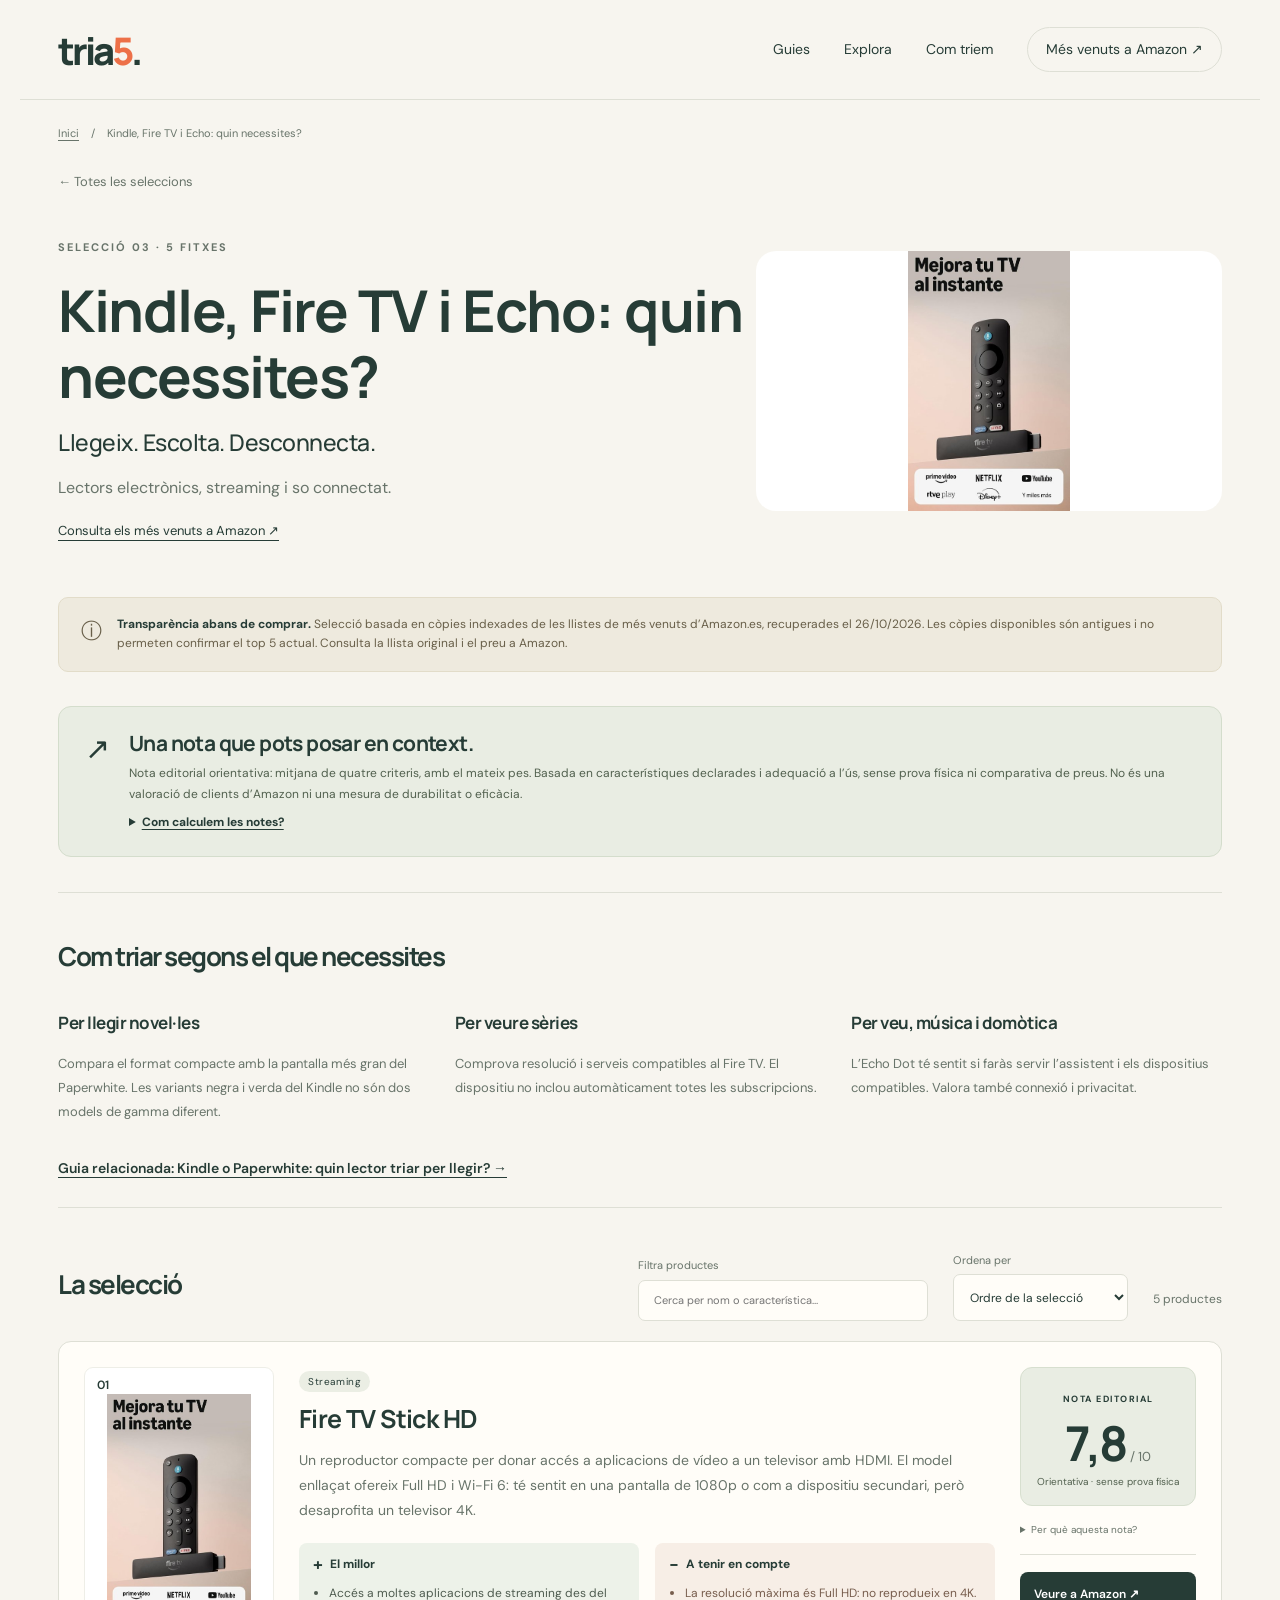
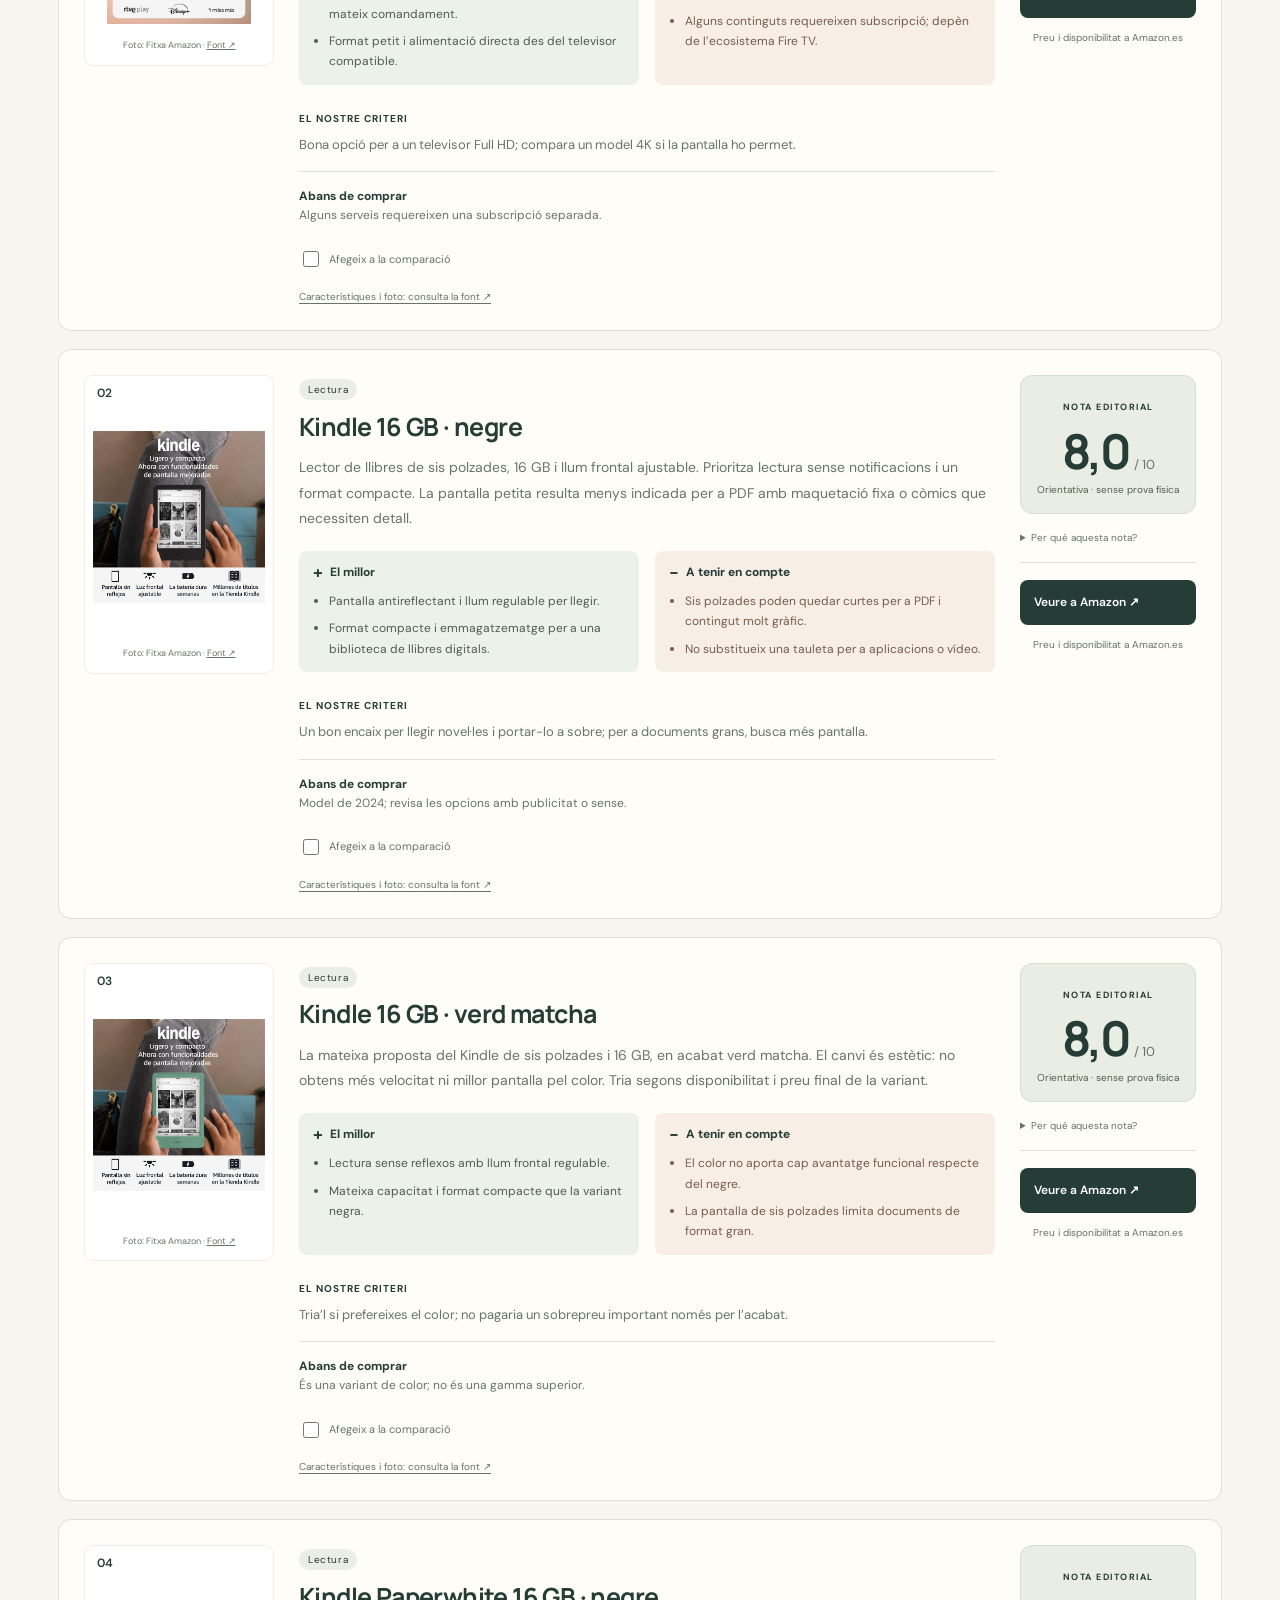
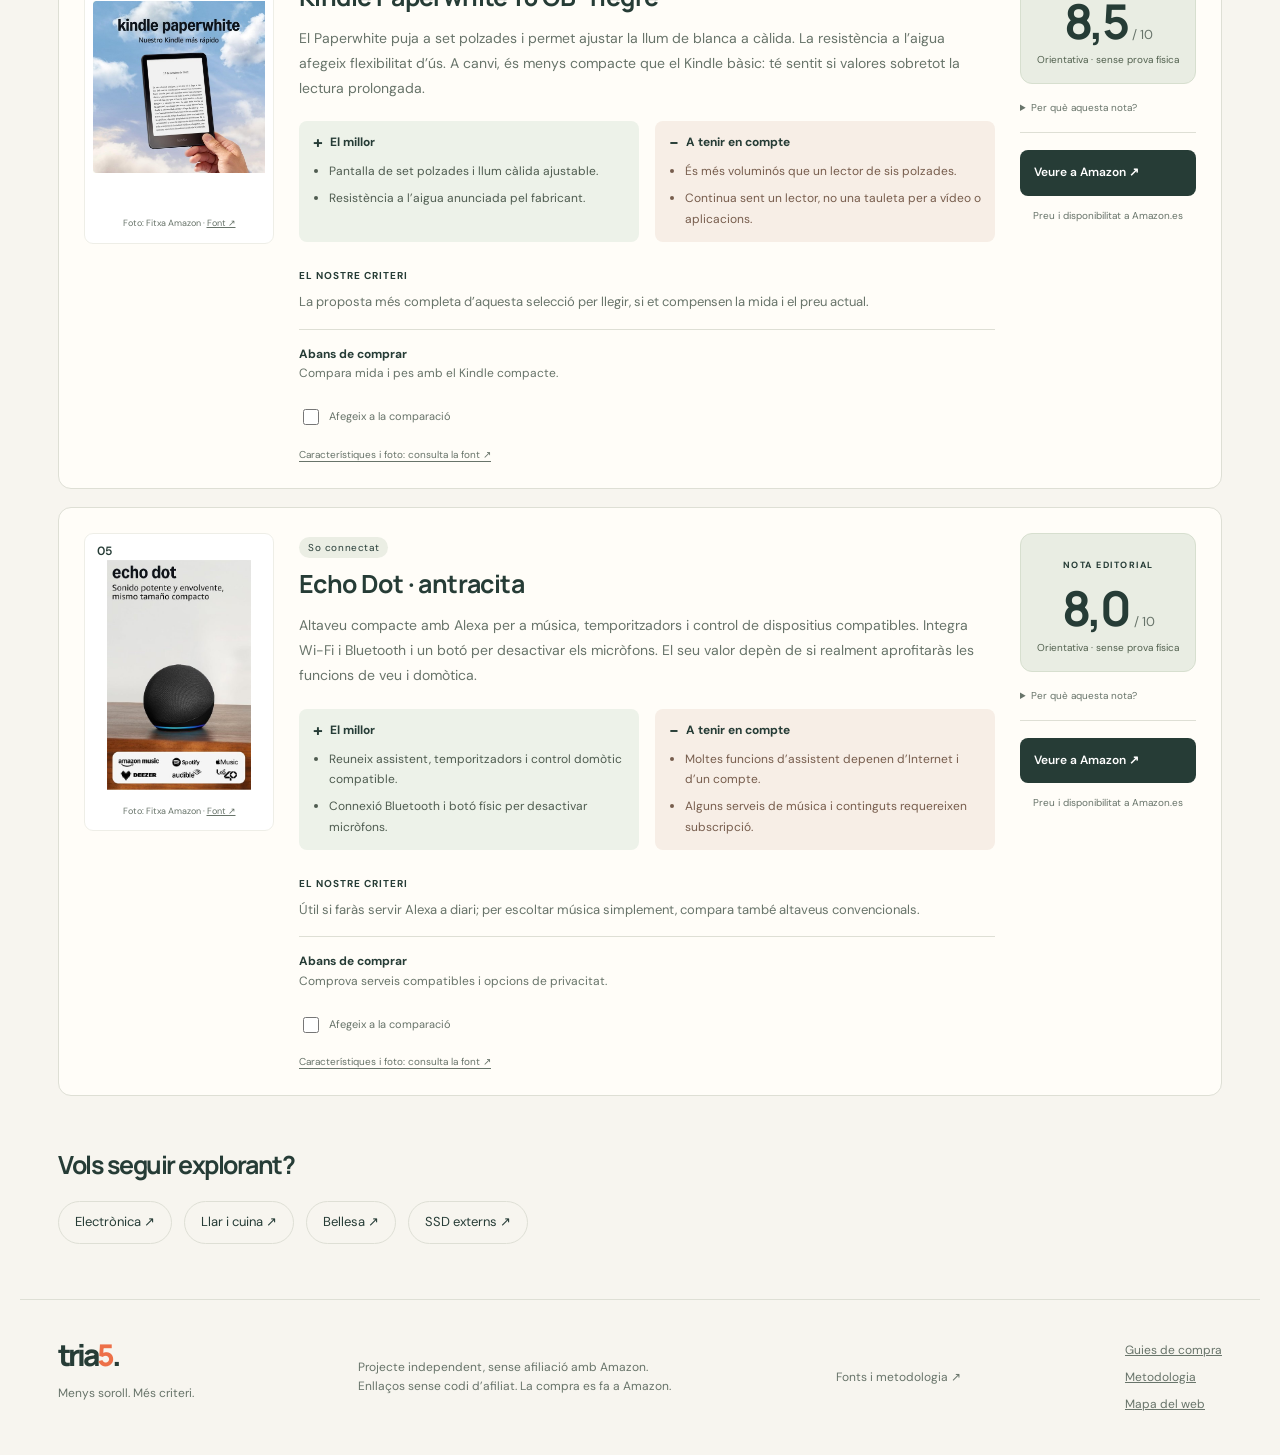
<file: dispositius-amazon.html>
<!doctype html><html lang="ca"><head><meta charset="utf-8"><meta name="viewport" content="width=device-width,initial-scale=1"><meta name="theme-color" content="#263c36"><title>Kindle, Paperwhite, Fire TV i Echo Dot: com triar | tria5</title><meta name="description" content="Compara els Kindle de 2024, Paperwhite, Fire TV Stick HD i Echo Dot. Fotos reals, usos recomanats, inconvenients i guia Kindle vs Paperwhite."><link rel="stylesheet" href="styles.css"><script src="app.js" defer></script><!-- seo:start --><link rel="canonical" href="https://skirep.github.io/amazon-top5-cat/dispositius-amazon.html"><meta name="robots" content="index,follow,max-image-preview:large"><meta property="og:locale" content="ca_ES"><meta property="og:type" content="website"><meta property="og:site_name" content="tria5"><meta property="og:title" content="Kindle, Paperwhite, Fire TV i Echo Dot: com triar | tria5"><meta property="og:description" content="Compara els Kindle de 2024, Paperwhite, Fire TV Stick HD i Echo Dot. Fotos reals, usos recomanats, inconvenients i guia Kindle vs Paperwhite."><meta property="og:url" content="https://skirep.github.io/amazon-top5-cat/dispositius-amazon.html"><meta property="og:image" content="https://skirep.github.io/amazon-top5-cat/assets/products/B0CFPWLGF2.jpg"><meta property="og:image:alt" content="Kindle Paperwhite 16 GB · negre"><meta name="twitter:card" content="summary_large_image"><meta name="twitter:title" content="Kindle, Paperwhite, Fire TV i Echo Dot: com triar | tria5"><meta name="twitter:description" content="Compara els Kindle de 2024, Paperwhite, Fire TV Stick HD i Echo Dot. Fotos reals, usos recomanats, inconvenients i guia Kindle vs Paperwhite."><meta name="twitter:image" content="https://skirep.github.io/amazon-top5-cat/assets/products/B0CFPWLGF2.jpg"><script type="application/ld+json">{"@context": "https://schema.org", "@graph": [{"@type": "Organization", "@id": "https://skirep.github.io/amazon-top5-cat/#organization", "name": "tria5", "url": "https://skirep.github.io/amazon-top5-cat/"}, {"@type": "WebSite", "@id": "https://skirep.github.io/amazon-top5-cat/#website", "url": "https://skirep.github.io/amazon-top5-cat/", "name": "tria5", "inLanguage": "ca", "publisher": {"@id": "https://skirep.github.io/amazon-top5-cat/#organization"}}, {"@type": "CollectionPage", "@id": "https://skirep.github.io/amazon-top5-cat/dispositius-amazon.html#page", "url": "https://skirep.github.io/amazon-top5-cat/dispositius-amazon.html", "name": "Kindle, Paperwhite, Fire TV i Echo Dot: com triar", "description": "Compara els Kindle de 2024, Paperwhite, Fire TV Stick HD i Echo Dot. Fotos reals, usos recomanats, inconvenients i guia Kindle vs Paperwhite.", "inLanguage": "ca", "isPartOf": {"@id": "https://skirep.github.io/amazon-top5-cat/#website"}, "mainEntity": {"@id": "https://skirep.github.io/amazon-top5-cat/dispositius-amazon.html#selection"}}, {"@type": "BreadcrumbList", "@id": "https://skirep.github.io/amazon-top5-cat/dispositius-amazon.html#breadcrumbs", "itemListElement": [{"@type": "ListItem", "position": 1, "name": "Inici", "item": "https://skirep.github.io/amazon-top5-cat/"}, {"@type": "ListItem", "position": 2, "name": "Kindle, Paperwhite, Fire TV i Echo Dot: com triar", "item": "https://skirep.github.io/amazon-top5-cat/dispositius-amazon.html"}]}, {"@type": "ItemList", "@id": "https://skirep.github.io/amazon-top5-cat/dispositius-amazon.html#selection", "name": "Productes inclosos a la selecció", "itemListOrder": "https://schema.org/ItemListUnordered", "itemListElement": [{"@type": "ListItem", "position": 1, "name": "Fire TV Stick HD", "url": "https://skirep.github.io/amazon-top5-cat/dispositius-amazon.html#product-B0DJGCX6Q2"}, {"@type": "ListItem", "position": 2, "name": "Kindle 16 GB · negre", "url": "https://skirep.github.io/amazon-top5-cat/dispositius-amazon.html#product-B0CP32JG8B"}, {"@type": "ListItem", "position": 3, "name": "Kindle 16 GB · verd matcha", "url": "https://skirep.github.io/amazon-top5-cat/dispositius-amazon.html#product-B0CP31JRLK"}, {"@type": "ListItem", "position": 4, "name": "Kindle Paperwhite 16 GB · negre", "url": "https://skirep.github.io/amazon-top5-cat/dispositius-amazon.html#product-B0CFPWLGF2"}, {"@type": "ListItem", "position": 5, "name": "Echo Dot · antracita", "url": "https://skirep.github.io/amazon-top5-cat/dispositius-amazon.html#product-B09B8X9RGM"}]}]}</script><!-- seo:end --></head><body><a class="skip" href="#main">Salta al contingut</a><header><a class="brand" href="./" aria-label="Tria 5, inici">tria<span>5</span><i>.</i></a><nav aria-label="Principal"><a href="guies.html">Guies</a><a href="./#categories">Explora</a><a href="./#criteri">Com triem</a><a class="nav-cta" href="https://www.amazon.es/gp/bestsellers" target="_blank" rel="noopener noreferrer">Més venuts a Amazon ↗</a></nav></header><main id="main"><nav class="breadcrumbs" aria-label="Fil d’Ariadna"><a href="./">Inici</a><span aria-hidden="true">/</span><span aria-current="page">Kindle, Fire TV i Echo: quin necessites?</span></nav><a class="back" href="./#categories">← Totes les seleccions</a><section class="category-hero" style="--accent:#dabd77"><div><p class="eyebrow">SELECCIÓ 03 · 5 FITXES</p><h1>Kindle, Fire TV i Echo: quin necessites?</h1><h2>Llegeix. Escolta. Desconnecta.</h2><p>Lectors electrònics, streaming i so connectat.</p><a class="text-link" href="https://www.amazon.es/gp/bestsellers/amazon-devices" target="_blank" rel="noopener noreferrer">Consulta els més venuts a Amazon ↗</a></div><div><img class="category-hero-photo" src="assets/products/B0DJGCX6Q2.jpg" alt="Fire TV Stick HD" width="680" height="680" fetchpriority="high" decoding="async"></div></section><aside class="notice"><span aria-hidden="true">ⓘ</span><p><strong>Transparència abans de comprar.</strong> Selecció basada en còpies indexades de les llistes de més venuts d’Amazon.es, recuperades el 26/10/2026. Les còpies disponibles són antigues i no permeten confirmar el top 5 actual. Consulta la llista original i el preu a Amazon.</p></aside><aside class="rating-method" id="notes"><span class="rating-method-icon" aria-hidden="true">↗</span><div><h2>Una nota que pots posar en context.</h2><p>Nota editorial orientativa: mitjana de quatre criteris, amb el mateix pes. Basada en característiques declarades i adequació a l’ús, sense prova física ni comparativa de preus. No és una valoració de clients d’Amazon ni una mesura de durabilitat o eficàcia.</p><details><summary>Com calculem les notes?</summary><p>Cada criteri puntua de 0 a 10: utilitat per a l’ús descrit, prestacions declarades dins la seva categoria, versatilitat i balanç de limitacions (més alt vol dir menys concessions). La nota és la mitjana aritmètica, arrodonida a una decimal. Són judicis editorials subjectius, no resultats de laboratori. Les notes de categories diferents no estableixen un rànquing universal. La informació incompleta o les limitacions resten puntuació.</p><p>No hem avaluat fiabilitat a llarg termini, rendiment real, soroll, tolerància cutània ni resultats cosmètics. El preu i les opinions d’Amazon no entren en el càlcul. Revisió: 26/10/2026.</p></details></div></aside><!-- buying:start --><section class="buying-advice"><h2>Com triar segons el que necessites</h2><div class="advice-grid"><div><h3>Per llegir novel·les</h3><p>Compara el format compacte amb la pantalla més gran del Paperwhite. Les variants negra i verda del Kindle no són dos models de gamma diferent.</p></div><div><h3>Per veure sèries</h3><p>Comprova resolució i serveis compatibles al Fire TV. El dispositiu no inclou automàticament totes les subscripcions.</p></div><div><h3>Per veu, música i domòtica</h3><p>L’Echo Dot té sentit si faràs servir l’assistent i els dispositius compatibles. Valora també connexió i privacitat.</p></div></div><a class="guide-inline" href="kindle-o-paperwhite.html">Guia relacionada: Kindle o Paperwhite: quin lector triar per llegir? →</a></section><!-- buying:end --><div class="product-tools"><h2>La selecció</h2><label for="search">Filtra productes<input id="search" type="search" placeholder="Cerca per nom o característica…"></label><label for="sort">Ordena per<select id="sort"><option value="selection">Ordre de la selecció</option><option value="score">Nota editorial més alta</option></select></label><p id="result-count" aria-live="polite">5 productes</p></div><div class="products"><article class="product" id="product-B0DJGCX6Q2" data-search="fire tv stick hd un reproductor compacte per donar accés a aplicacions de vídeo a un televisor amb hdmi. el model enllaçat ofereix full hd i wi-fi 6: té sentit en una pantalla de 1080p o com a dispositiu secundari, però desaprofita un televisor 4k. accés a moltes aplicacions de streaming des del mateix comandament. · format petit i alimentació directa des del televisor compatible. la resolució màxima és full hd: no reprodueix en 4k. · alguns continguts requereixen subscripció; depèn de l’ecosistema fire tv. bona opció per a un televisor full hd; compara un model 4k si la pantalla ho permet. streaming" data-id="dispositius-amazon-0" data-name="Fire TV Stick HD" data-summary="Un reproductor compacte per donar accés a aplicacions de vídeo a un televisor amb HDMI. El model enllaçat ofereix Full HD i Wi-Fi 6: té sentit en una pantalla de 1080p o com a dispositiu secundari, però desaprofita un televisor 4K." data-check="Alguns serveis requereixen una subscripció separada." data-url="https://www.amazon.es/dp/B0DJGCX6Q2" data-score="7,8" data-pros="Accés a moltes aplicacions de streaming des del mateix comandament. · Format petit i alimentació directa des del televisor compatible." data-cons="La resolució màxima és Full HD: no reprodueix en 4K. · Alguns continguts requereixen subscripció; depèn de l’ecosistema Fire TV." data-verdict="Bona opció per a un televisor Full HD; compara un model 4K si la pantalla ho permet." data-order="01"><figure class="product-art"><span class="product-number">01</span><a href="assets/products/B0DJGCX6Q2.jpg" target="_blank" rel="noopener noreferrer" aria-label="Amplia la foto de Fire TV Stick HD"><img class="product-photo" src="assets/products/B0DJGCX6Q2.jpg" alt="Fire TV Stick HD" width="680" height="680" loading="lazy" decoding="async"></a><figcaption>Foto: Fitxa Amazon · <a href="https://www.amazon.es/dp/B0DJGCX6Q2" target="_blank" rel="noopener noreferrer">Font ↗</a></figcaption></figure><div class="product-info"><span class="pill">Streaming</span><h3>Fire TV Stick HD</h3><p class="description">Un reproductor compacte per donar accés a aplicacions de vídeo a un televisor amb HDMI. El model enllaçat ofereix Full HD i Wi-Fi 6: té sentit en una pantalla de 1080p o com a dispositiu secundari, però desaprofita un televisor 4K.</p><div class="pros-cons"><section class="pros"><h4><span aria-hidden="true">+</span> El millor</h4><ul><li>Accés a moltes aplicacions de streaming des del mateix comandament.</li><li>Format petit i alimentació directa des del televisor compatible.</li></ul></section><section class="cons"><h4><span aria-hidden="true">−</span> A tenir en compte</h4><ul><li>La resolució màxima és Full HD: no reprodueix en 4K.</li><li>Alguns continguts requereixen subscripció; depèn de l’ecosistema Fire TV.</li></ul></section></div><p class="verdict"><b>El nostre criteri</b> Bona opció per a un televisor Full HD; compara un model 4K si la pantalla ho permet.</p><p class="check"><b>Abans de comprar</b> Alguns serveis requereixen una subscripció separada.</p><label class="compare-label"><input type="checkbox" data-compare> Afegeix a la comparació</label><a class="review-source" href="https://www.amazon.es/dp/B0DJGCX6Q2" target="_blank" rel="noopener noreferrer">Característiques i foto: consulta la font ↗</a></div><div class="product-action"><div class="editorial-score"><span>NOTA EDITORIAL</span><div><strong>7,8</strong><span>/ 10</span></div><small>Orientativa · sense prova física</small></div><details class="score-details"><summary>Per què aquesta nota?</summary><dl><div><dt>Utilitat</dt><dd>9/10</dd></div><div><dt>Prestacions declarades</dt><dd>7/10</dd></div><div><dt>Versatilitat</dt><dd>8/10</dd></div><div><dt>Balanç de limitacions</dt><dd>7/10</dd></div></dl><a href="#notes">Veure el mètode</a></details><a class="button" href="https://www.amazon.es/dp/B0DJGCX6Q2" target="_blank" rel="noopener noreferrer" aria-label="Veure Fire TV Stick HD a Amazon">Veure a Amazon ↗</a><small>Preu i disponibilitat a Amazon.es</small></div></article><article class="product" id="product-B0CP32JG8B" data-search="kindle 16 gb · negre lector de llibres de sis polzades, 16 gb i llum frontal ajustable. prioritza lectura sense notificacions i un format compacte. la pantalla petita resulta menys indicada per a pdf amb maquetació fixa o còmics que necessiten detall. pantalla antireflectant i llum regulable per llegir. · format compacte i emmagatzematge per a una biblioteca de llibres digitals. sis polzades poden quedar curtes per a pdf i contingut molt gràfic. · no substitueix una tauleta per a aplicacions o vídeo. un bon encaix per llegir novel·les i portar-lo a sobre; per a documents grans, busca més pantalla. lectura" data-id="dispositius-amazon-1" data-name="Kindle 16 GB · negre" data-summary="Lector de llibres de sis polzades, 16 GB i llum frontal ajustable. Prioritza lectura sense notificacions i un format compacte. La pantalla petita resulta menys indicada per a PDF amb maquetació fixa o còmics que necessiten detall." data-check="Model de 2024; revisa les opcions amb publicitat o sense." data-url="https://www.amazon.es/dp/B0CP32JG8B" data-score="8,0" data-pros="Pantalla antireflectant i llum regulable per llegir. · Format compacte i emmagatzematge per a una biblioteca de llibres digitals." data-cons="Sis polzades poden quedar curtes per a PDF i contingut molt gràfic. · No substitueix una tauleta per a aplicacions o vídeo." data-verdict="Un bon encaix per llegir novel·les i portar-lo a sobre; per a documents grans, busca més pantalla." data-order="02"><figure class="product-art"><span class="product-number">02</span><a href="assets/products/B0CP32JG8B.jpg" target="_blank" rel="noopener noreferrer" aria-label="Amplia la foto de Kindle 16 GB · negre"><img class="product-photo" src="assets/products/B0CP32JG8B.jpg" alt="Kindle 16 GB · negre" width="680" height="680" loading="lazy" decoding="async"></a><figcaption>Foto: Fitxa Amazon · <a href="https://www.amazon.es/dp/B0CP32JG8B" target="_blank" rel="noopener noreferrer">Font ↗</a></figcaption></figure><div class="product-info"><span class="pill">Lectura</span><h3>Kindle 16 GB · negre</h3><p class="description">Lector de llibres de sis polzades, 16 GB i llum frontal ajustable. Prioritza lectura sense notificacions i un format compacte. La pantalla petita resulta menys indicada per a PDF amb maquetació fixa o còmics que necessiten detall.</p><div class="pros-cons"><section class="pros"><h4><span aria-hidden="true">+</span> El millor</h4><ul><li>Pantalla antireflectant i llum regulable per llegir.</li><li>Format compacte i emmagatzematge per a una biblioteca de llibres digitals.</li></ul></section><section class="cons"><h4><span aria-hidden="true">−</span> A tenir en compte</h4><ul><li>Sis polzades poden quedar curtes per a PDF i contingut molt gràfic.</li><li>No substitueix una tauleta per a aplicacions o vídeo.</li></ul></section></div><p class="verdict"><b>El nostre criteri</b> Un bon encaix per llegir novel·les i portar-lo a sobre; per a documents grans, busca més pantalla.</p><p class="check"><b>Abans de comprar</b> Model de 2024; revisa les opcions amb publicitat o sense.</p><label class="compare-label"><input type="checkbox" data-compare> Afegeix a la comparació</label><a class="review-source" href="https://www.amazon.es/dp/B0CP32JG8B" target="_blank" rel="noopener noreferrer">Característiques i foto: consulta la font ↗</a></div><div class="product-action"><div class="editorial-score"><span>NOTA EDITORIAL</span><div><strong>8,0</strong><span>/ 10</span></div><small>Orientativa · sense prova física</small></div><details class="score-details"><summary>Per què aquesta nota?</summary><dl><div><dt>Utilitat</dt><dd>9/10</dd></div><div><dt>Prestacions declarades</dt><dd>8/10</dd></div><div><dt>Versatilitat</dt><dd>7/10</dd></div><div><dt>Balanç de limitacions</dt><dd>8/10</dd></div></dl><a href="#notes">Veure el mètode</a></details><a class="button" href="https://www.amazon.es/dp/B0CP32JG8B" target="_blank" rel="noopener noreferrer" aria-label="Veure Kindle 16 GB · negre a Amazon">Veure a Amazon ↗</a><small>Preu i disponibilitat a Amazon.es</small></div></article><article class="product" id="product-B0CP31JRLK" data-search="kindle 16 gb · verd matcha la mateixa proposta del kindle de sis polzades i 16 gb, en acabat verd matcha. el canvi és estètic: no obtens més velocitat ni millor pantalla pel color. tria segons disponibilitat i preu final de la variant. lectura sense reflexos amb llum frontal regulable. · mateixa capacitat i format compacte que la variant negra. el color no aporta cap avantatge funcional respecte del negre. · la pantalla de sis polzades limita documents de format gran. tria’l si prefereixes el color; no pagaria un sobrepreu important només per l’acabat. lectura" data-id="dispositius-amazon-2" data-name="Kindle 16 GB · verd matcha" data-summary="La mateixa proposta del Kindle de sis polzades i 16 GB, en acabat verd matcha. El canvi és estètic: no obtens més velocitat ni millor pantalla pel color. Tria segons disponibilitat i preu final de la variant." data-check="És una variant de color; no és una gamma superior." data-url="https://www.amazon.es/dp/B0CP31JRLK" data-score="8,0" data-pros="Lectura sense reflexos amb llum frontal regulable. · Mateixa capacitat i format compacte que la variant negra." data-cons="El color no aporta cap avantatge funcional respecte del negre. · La pantalla de sis polzades limita documents de format gran." data-verdict="Tria’l si prefereixes el color; no pagaria un sobrepreu important només per l’acabat." data-order="03"><figure class="product-art"><span class="product-number">03</span><a href="assets/products/B0CP31JRLK.jpg" target="_blank" rel="noopener noreferrer" aria-label="Amplia la foto de Kindle 16 GB · verd matcha"><img class="product-photo" src="assets/products/B0CP31JRLK.jpg" alt="Kindle 16 GB · verd matcha" width="680" height="680" loading="lazy" decoding="async"></a><figcaption>Foto: Fitxa Amazon · <a href="https://www.amazon.es/dp/B0CP31JRLK" target="_blank" rel="noopener noreferrer">Font ↗</a></figcaption></figure><div class="product-info"><span class="pill">Lectura</span><h3>Kindle 16 GB · verd matcha</h3><p class="description">La mateixa proposta del Kindle de sis polzades i 16 GB, en acabat verd matcha. El canvi és estètic: no obtens més velocitat ni millor pantalla pel color. Tria segons disponibilitat i preu final de la variant.</p><div class="pros-cons"><section class="pros"><h4><span aria-hidden="true">+</span> El millor</h4><ul><li>Lectura sense reflexos amb llum frontal regulable.</li><li>Mateixa capacitat i format compacte que la variant negra.</li></ul></section><section class="cons"><h4><span aria-hidden="true">−</span> A tenir en compte</h4><ul><li>El color no aporta cap avantatge funcional respecte del negre.</li><li>La pantalla de sis polzades limita documents de format gran.</li></ul></section></div><p class="verdict"><b>El nostre criteri</b> Tria’l si prefereixes el color; no pagaria un sobrepreu important només per l’acabat.</p><p class="check"><b>Abans de comprar</b> És una variant de color; no és una gamma superior.</p><label class="compare-label"><input type="checkbox" data-compare> Afegeix a la comparació</label><a class="review-source" href="https://www.amazon.es/dp/B0CP31JRLK" target="_blank" rel="noopener noreferrer">Característiques i foto: consulta la font ↗</a></div><div class="product-action"><div class="editorial-score"><span>NOTA EDITORIAL</span><div><strong>8,0</strong><span>/ 10</span></div><small>Orientativa · sense prova física</small></div><details class="score-details"><summary>Per què aquesta nota?</summary><dl><div><dt>Utilitat</dt><dd>9/10</dd></div><div><dt>Prestacions declarades</dt><dd>8/10</dd></div><div><dt>Versatilitat</dt><dd>7/10</dd></div><div><dt>Balanç de limitacions</dt><dd>8/10</dd></div></dl><a href="#notes">Veure el mètode</a></details><a class="button" href="https://www.amazon.es/dp/B0CP31JRLK" target="_blank" rel="noopener noreferrer" aria-label="Veure Kindle 16 GB · verd matcha a Amazon">Veure a Amazon ↗</a><small>Preu i disponibilitat a Amazon.es</small></div></article><article class="product" id="product-B0CFPWLGF2" data-search="kindle paperwhite 16 gb · negre el paperwhite puja a set polzades i permet ajustar la llum de blanca a càlida. la resistència a l’aigua afegeix flexibilitat d’ús. a canvi, és menys compacte que el kindle bàsic: té sentit si valores sobretot la lectura prolongada. pantalla de set polzades i llum càlida ajustable. · resistència a l’aigua anunciada pel fabricant. és més voluminós que un lector de sis polzades. · continua sent un lector, no una tauleta per a vídeo o aplicacions. la proposta més completa d’aquesta selecció per llegir, si et compensen la mida i el preu actual. lectura" data-id="dispositius-amazon-3" data-name="Kindle Paperwhite 16 GB · negre" data-summary="El Paperwhite puja a set polzades i permet ajustar la llum de blanca a càlida. La resistència a l’aigua afegeix flexibilitat d’ús. A canvi, és menys compacte que el Kindle bàsic: té sentit si valores sobretot la lectura prolongada." data-check="Compara mida i pes amb el Kindle compacte." data-url="https://www.amazon.es/dp/B0CFPWLGF2" data-score="8,5" data-pros="Pantalla de set polzades i llum càlida ajustable. · Resistència a l’aigua anunciada pel fabricant." data-cons="És més voluminós que un lector de sis polzades. · Continua sent un lector, no una tauleta per a vídeo o aplicacions." data-verdict="La proposta més completa d’aquesta selecció per llegir, si et compensen la mida i el preu actual." data-order="04"><figure class="product-art"><span class="product-number">04</span><a href="assets/products/B0CFPWLGF2.jpg" target="_blank" rel="noopener noreferrer" aria-label="Amplia la foto de Kindle Paperwhite 16 GB · negre"><img class="product-photo" src="assets/products/B0CFPWLGF2.jpg" alt="Kindle Paperwhite 16 GB · negre" width="680" height="680" loading="lazy" decoding="async"></a><figcaption>Foto: Fitxa Amazon · <a href="https://www.amazon.es/dp/B0CFPWLGF2" target="_blank" rel="noopener noreferrer">Font ↗</a></figcaption></figure><div class="product-info"><span class="pill">Lectura</span><h3>Kindle Paperwhite 16 GB · negre</h3><p class="description">El Paperwhite puja a set polzades i permet ajustar la llum de blanca a càlida. La resistència a l’aigua afegeix flexibilitat d’ús. A canvi, és menys compacte que el Kindle bàsic: té sentit si valores sobretot la lectura prolongada.</p><div class="pros-cons"><section class="pros"><h4><span aria-hidden="true">+</span> El millor</h4><ul><li>Pantalla de set polzades i llum càlida ajustable.</li><li>Resistència a l’aigua anunciada pel fabricant.</li></ul></section><section class="cons"><h4><span aria-hidden="true">−</span> A tenir en compte</h4><ul><li>És més voluminós que un lector de sis polzades.</li><li>Continua sent un lector, no una tauleta per a vídeo o aplicacions.</li></ul></section></div><p class="verdict"><b>El nostre criteri</b> La proposta més completa d’aquesta selecció per llegir, si et compensen la mida i el preu actual.</p><p class="check"><b>Abans de comprar</b> Compara mida i pes amb el Kindle compacte.</p><label class="compare-label"><input type="checkbox" data-compare> Afegeix a la comparació</label><a class="review-source" href="https://www.amazon.es/dp/B0CFPWLGF2" target="_blank" rel="noopener noreferrer">Característiques i foto: consulta la font ↗</a></div><div class="product-action"><div class="editorial-score"><span>NOTA EDITORIAL</span><div><strong>8,5</strong><span>/ 10</span></div><small>Orientativa · sense prova física</small></div><details class="score-details"><summary>Per què aquesta nota?</summary><dl><div><dt>Utilitat</dt><dd>9/10</dd></div><div><dt>Prestacions declarades</dt><dd>9/10</dd></div><div><dt>Versatilitat</dt><dd>8/10</dd></div><div><dt>Balanç de limitacions</dt><dd>8/10</dd></div></dl><a href="#notes">Veure el mètode</a></details><a class="button" href="https://www.amazon.es/dp/B0CFPWLGF2" target="_blank" rel="noopener noreferrer" aria-label="Veure Kindle Paperwhite 16 GB · negre a Amazon">Veure a Amazon ↗</a><small>Preu i disponibilitat a Amazon.es</small></div></article><article class="product" id="product-B09B8X9RGM" data-search="echo dot · antracita altaveu compacte amb alexa per a música, temporitzadors i control de dispositius compatibles. integra wi-fi i bluetooth i un botó per desactivar els micròfons. el seu valor depèn de si realment aprofitaràs les funcions de veu i domòtica. reuneix assistent, temporitzadors i control domòtic compatible. · connexió bluetooth i botó físic per desactivar micròfons. moltes funcions d’assistent depenen d’internet i d’un compte. · alguns serveis de música i continguts requereixen subscripció. útil si faràs servir alexa a diari; per escoltar música simplement, compara també altaveus convencionals. so connectat" data-id="dispositius-amazon-4" data-name="Echo Dot · antracita" data-summary="Altaveu compacte amb Alexa per a música, temporitzadors i control de dispositius compatibles. Integra Wi-Fi i Bluetooth i un botó per desactivar els micròfons. El seu valor depèn de si realment aprofitaràs les funcions de veu i domòtica." data-check="Comprova serveis compatibles i opcions de privacitat." data-url="https://www.amazon.es/dp/B09B8X9RGM" data-score="8,0" data-pros="Reuneix assistent, temporitzadors i control domòtic compatible. · Connexió Bluetooth i botó físic per desactivar micròfons." data-cons="Moltes funcions d’assistent depenen d’Internet i d’un compte. · Alguns serveis de música i continguts requereixen subscripció." data-verdict="Útil si faràs servir Alexa a diari; per escoltar música simplement, compara també altaveus convencionals." data-order="05"><figure class="product-art"><span class="product-number">05</span><a href="assets/products/B09B8X9RGM.jpg" target="_blank" rel="noopener noreferrer" aria-label="Amplia la foto de Echo Dot · antracita"><img class="product-photo" src="assets/products/B09B8X9RGM.jpg" alt="Echo Dot · antracita" width="680" height="680" loading="lazy" decoding="async"></a><figcaption>Foto: Fitxa Amazon · <a href="https://www.amazon.es/dp/B09B8X9RGM" target="_blank" rel="noopener noreferrer">Font ↗</a></figcaption></figure><div class="product-info"><span class="pill">So connectat</span><h3>Echo Dot · antracita</h3><p class="description">Altaveu compacte amb Alexa per a música, temporitzadors i control de dispositius compatibles. Integra Wi-Fi i Bluetooth i un botó per desactivar els micròfons. El seu valor depèn de si realment aprofitaràs les funcions de veu i domòtica.</p><div class="pros-cons"><section class="pros"><h4><span aria-hidden="true">+</span> El millor</h4><ul><li>Reuneix assistent, temporitzadors i control domòtic compatible.</li><li>Connexió Bluetooth i botó físic per desactivar micròfons.</li></ul></section><section class="cons"><h4><span aria-hidden="true">−</span> A tenir en compte</h4><ul><li>Moltes funcions d’assistent depenen d’Internet i d’un compte.</li><li>Alguns serveis de música i continguts requereixen subscripció.</li></ul></section></div><p class="verdict"><b>El nostre criteri</b> Útil si faràs servir Alexa a diari; per escoltar música simplement, compara també altaveus convencionals.</p><p class="check"><b>Abans de comprar</b> Comprova serveis compatibles i opcions de privacitat.</p><label class="compare-label"><input type="checkbox" data-compare> Afegeix a la comparació</label><a class="review-source" href="https://www.amazon.es/dp/B09B8X9RGM" target="_blank" rel="noopener noreferrer">Característiques i foto: consulta la font ↗</a></div><div class="product-action"><div class="editorial-score"><span>NOTA EDITORIAL</span><div><strong>8,0</strong><span>/ 10</span></div><small>Orientativa · sense prova física</small></div><details class="score-details"><summary>Per què aquesta nota?</summary><dl><div><dt>Utilitat</dt><dd>8/10</dd></div><div><dt>Prestacions declarades</dt><dd>8/10</dd></div><div><dt>Versatilitat</dt><dd>9/10</dd></div><div><dt>Balanç de limitacions</dt><dd>7/10</dd></div></dl><a href="#notes">Veure el mètode</a></details><a class="button" href="https://www.amazon.es/dp/B09B8X9RGM" target="_blank" rel="noopener noreferrer" aria-label="Veure Echo Dot · antracita a Amazon">Veure a Amazon ↗</a><small>Preu i disponibilitat a Amazon.es</small></div></article></div><p id="empty" hidden>No hi ha coincidències. Prova una altra cerca.</p><section class="next"><h2>Vols seguir explorant?</h2><div><a href="electronica.html">Electrònica ↗</a><a href="llar.html">Llar i cuina ↗</a><a href="bellesa.html">Bellesa ↗</a><a href="ssd-externs.html">SSD externs ↗</a></div></section></main><div class="compare-bar" hidden><span id="selected-count"></span><button id="clear-compare">Neteja</button><button id="open-compare" class="button">Compara ara →</button></div><dialog id="comparison"><div class="dialog-head"><h2>Compara amb criteri</h2><button id="close-compare" aria-label="Tanca la comparació">✕</button></div><div id="comparison-content"></div></dialog><footer><div><a class="brand" href="./">tria<span>5</span><i>.</i></a><p>Menys soroll. Més criteri.</p></div><p>Projecte independent, sense afiliació amb Amazon.<br>Enllaços sense codi d’afiliat. La compra es fa a Amazon.</p><a href="./#criteri">Fonts i metodologia ↗</a><div class="footer-resources"><a href="guies.html">Guies de compra</a><a href="metodologia.html">Metodologia</a><a href="sitemap.xml">Mapa del web</a></div></footer></body></html>
</file>
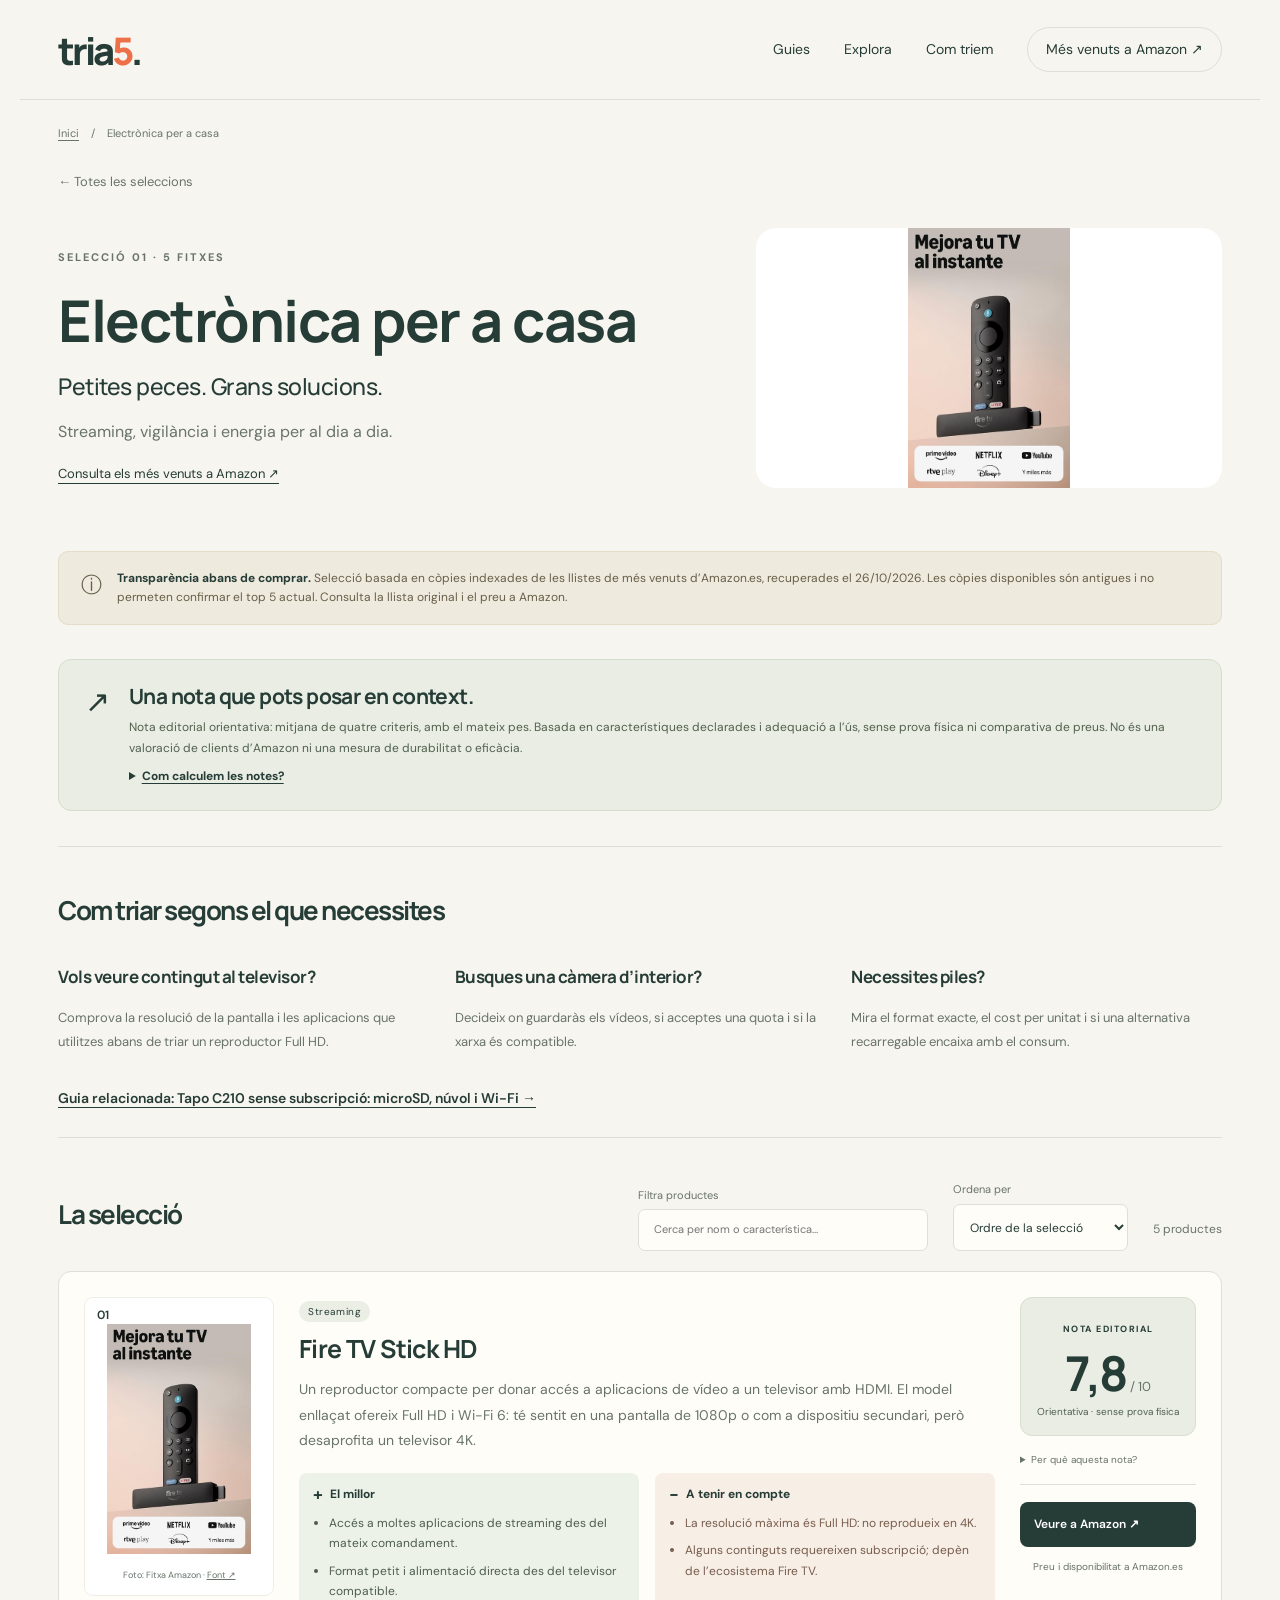
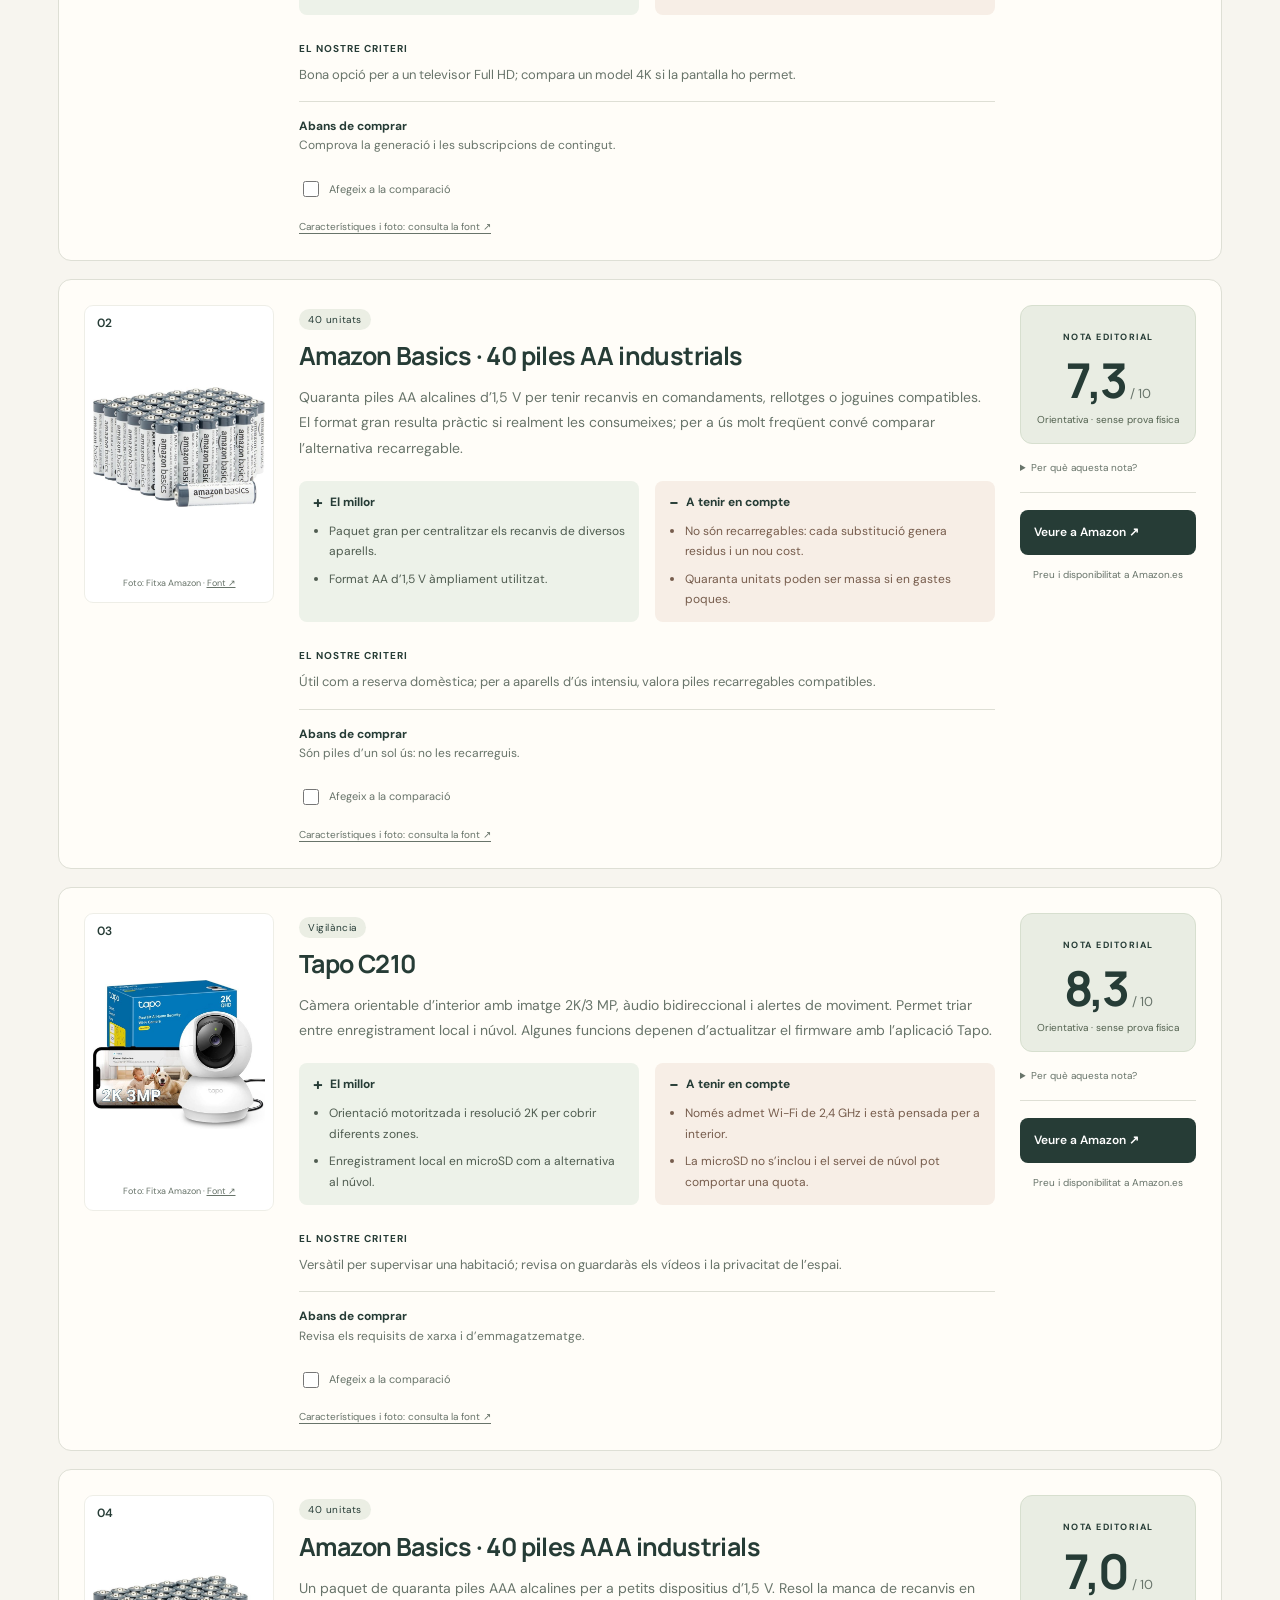
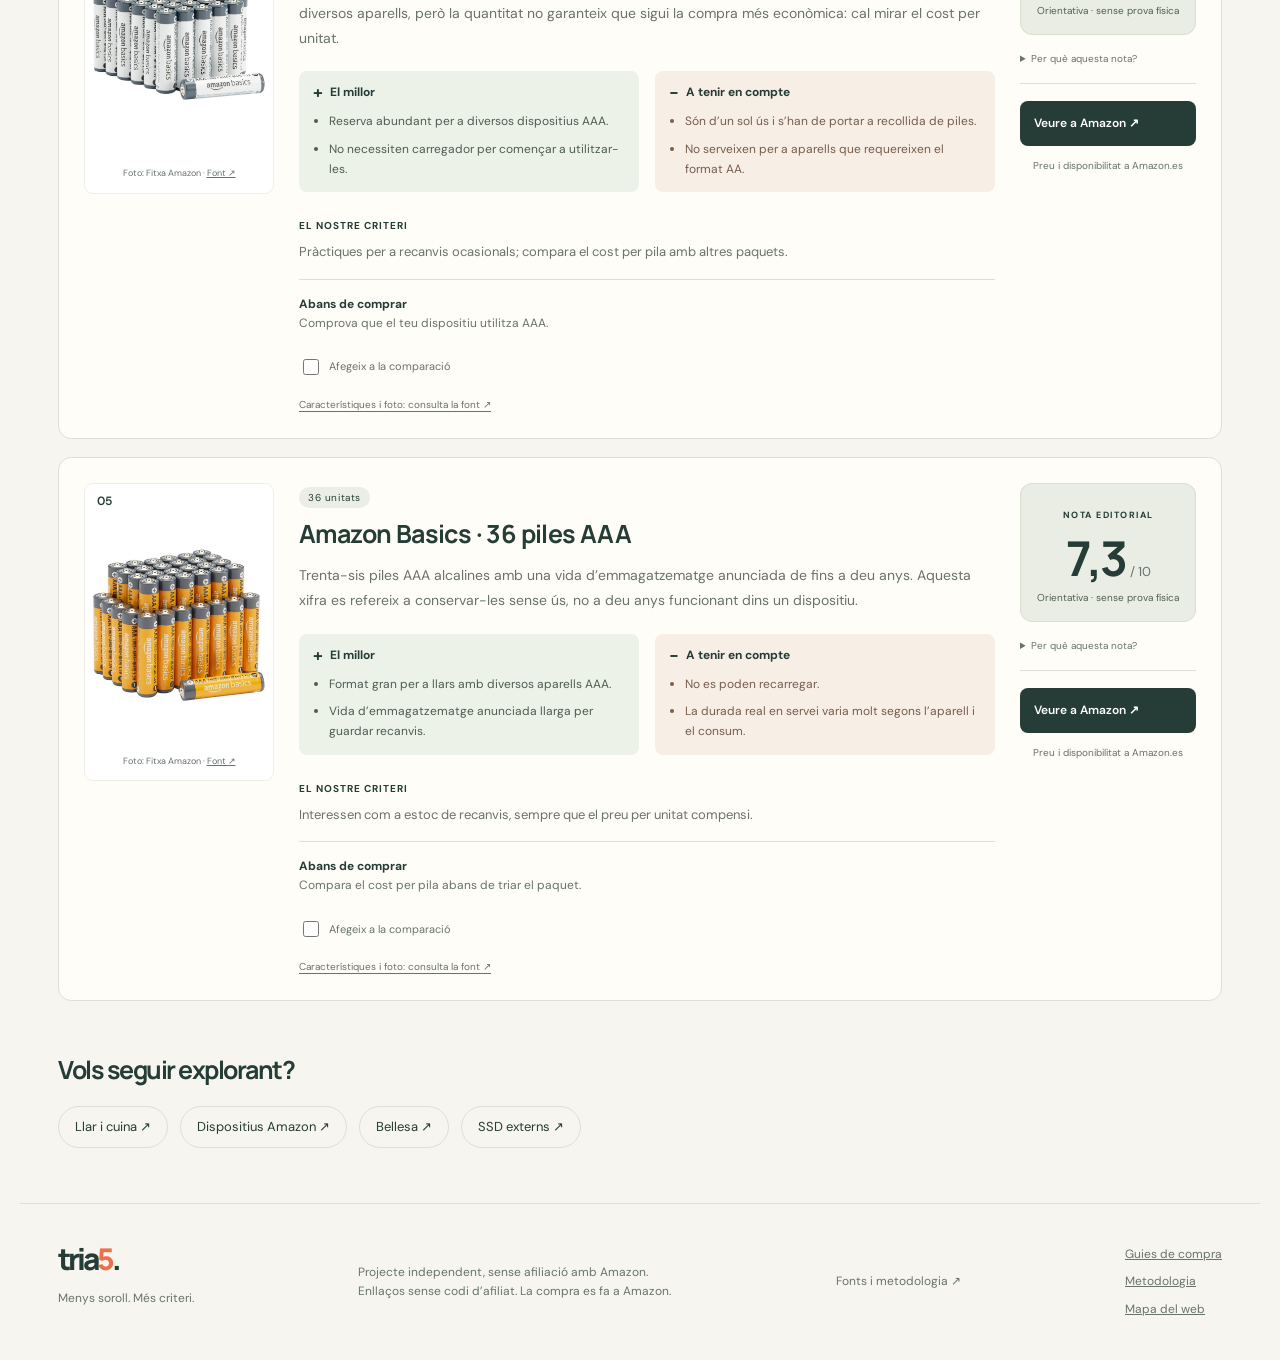
<file: electronica.html>
<!doctype html><html lang="ca"><head><meta charset="utf-8"><meta name="viewport" content="width=device-width,initial-scale=1"><meta name="theme-color" content="#263c36"><title>Electrònica per a casa: streaming, càmeres i piles | tria5</title><meta name="description" content="Compara Fire TV Stick HD, Tapo C210 i piles AA o AAA: fotos, avantatges, limitacions i notes editorials. Guia per triar segons l’ús."><link rel="stylesheet" href="styles.css"><script src="app.js" defer></script><!-- seo:start --><link rel="canonical" href="https://skirep.github.io/amazon-top5-cat/electronica.html"><meta name="robots" content="index,follow,max-image-preview:large"><meta property="og:locale" content="ca_ES"><meta property="og:type" content="website"><meta property="og:site_name" content="tria5"><meta property="og:title" content="Electrònica per a casa: streaming, càmeres i piles | tria5"><meta property="og:description" content="Compara Fire TV Stick HD, Tapo C210 i piles AA o AAA: fotos, avantatges, limitacions i notes editorials. Guia per triar segons l’ús."><meta property="og:url" content="https://skirep.github.io/amazon-top5-cat/electronica.html"><meta property="og:image" content="https://skirep.github.io/amazon-top5-cat/assets/products/B095CLQ1PT.jpg"><meta property="og:image:alt" content="Tapo C210"><meta name="twitter:card" content="summary_large_image"><meta name="twitter:title" content="Electrònica per a casa: streaming, càmeres i piles | tria5"><meta name="twitter:description" content="Compara Fire TV Stick HD, Tapo C210 i piles AA o AAA: fotos, avantatges, limitacions i notes editorials. Guia per triar segons l’ús."><meta name="twitter:image" content="https://skirep.github.io/amazon-top5-cat/assets/products/B095CLQ1PT.jpg"><script type="application/ld+json">{"@context": "https://schema.org", "@graph": [{"@type": "Organization", "@id": "https://skirep.github.io/amazon-top5-cat/#organization", "name": "tria5", "url": "https://skirep.github.io/amazon-top5-cat/"}, {"@type": "WebSite", "@id": "https://skirep.github.io/amazon-top5-cat/#website", "url": "https://skirep.github.io/amazon-top5-cat/", "name": "tria5", "inLanguage": "ca", "publisher": {"@id": "https://skirep.github.io/amazon-top5-cat/#organization"}}, {"@type": "CollectionPage", "@id": "https://skirep.github.io/amazon-top5-cat/electronica.html#page", "url": "https://skirep.github.io/amazon-top5-cat/electronica.html", "name": "Electrònica per a casa: streaming, càmeres i piles", "description": "Compara Fire TV Stick HD, Tapo C210 i piles AA o AAA: fotos, avantatges, limitacions i notes editorials. Guia per triar segons l’ús.", "inLanguage": "ca", "isPartOf": {"@id": "https://skirep.github.io/amazon-top5-cat/#website"}, "mainEntity": {"@id": "https://skirep.github.io/amazon-top5-cat/electronica.html#selection"}}, {"@type": "BreadcrumbList", "@id": "https://skirep.github.io/amazon-top5-cat/electronica.html#breadcrumbs", "itemListElement": [{"@type": "ListItem", "position": 1, "name": "Inici", "item": "https://skirep.github.io/amazon-top5-cat/"}, {"@type": "ListItem", "position": 2, "name": "Electrònica per a casa: streaming, càmeres i piles", "item": "https://skirep.github.io/amazon-top5-cat/electronica.html"}]}, {"@type": "ItemList", "@id": "https://skirep.github.io/amazon-top5-cat/electronica.html#selection", "name": "Productes inclosos a la selecció", "itemListOrder": "https://schema.org/ItemListUnordered", "itemListElement": [{"@type": "ListItem", "position": 1, "name": "Fire TV Stick HD", "url": "https://skirep.github.io/amazon-top5-cat/electronica.html#product-B0DJGCX6Q2"}, {"@type": "ListItem", "position": 2, "name": "Amazon Basics · 40 piles AA industrials", "url": "https://skirep.github.io/amazon-top5-cat/electronica.html#product-B07MLFBJG3"}, {"@type": "ListItem", "position": 3, "name": "Tapo C210", "url": "https://skirep.github.io/amazon-top5-cat/electronica.html#product-B095CLQ1PT"}, {"@type": "ListItem", "position": 4, "name": "Amazon Basics · 40 piles AAA industrials", "url": "https://skirep.github.io/amazon-top5-cat/electronica.html#product-B07MLDJF3B"}, {"@type": "ListItem", "position": 5, "name": "Amazon Basics · 36 piles AAA", "url": "https://skirep.github.io/amazon-top5-cat/electronica.html#product-B00LH3DMUO"}]}]}</script><!-- seo:end --></head><body><a class="skip" href="#main">Salta al contingut</a><header><a class="brand" href="./" aria-label="Tria 5, inici">tria<span>5</span><i>.</i></a><nav aria-label="Principal"><a href="guies.html">Guies</a><a href="./#categories">Explora</a><a href="./#criteri">Com triem</a><a class="nav-cta" href="https://www.amazon.es/gp/bestsellers" target="_blank" rel="noopener noreferrer">Més venuts a Amazon ↗</a></nav></header><main id="main"><nav class="breadcrumbs" aria-label="Fil d’Ariadna"><a href="./">Inici</a><span aria-hidden="true">/</span><span aria-current="page">Electrònica per a casa</span></nav><a class="back" href="./#categories">← Totes les seleccions</a><section class="category-hero" style="--accent:#ed7048"><div><p class="eyebrow">SELECCIÓ 01 · 5 FITXES</p><h1>Electrònica per a casa</h1><h2>Petites peces. Grans solucions.</h2><p>Streaming, vigilància i energia per al dia a dia.</p><a class="text-link" href="https://www.amazon.es/gp/bestsellers/electronics/" target="_blank" rel="noopener noreferrer">Consulta els més venuts a Amazon ↗</a></div><div><img class="category-hero-photo" src="assets/products/B0DJGCX6Q2.jpg" alt="Fire TV Stick HD" width="680" height="680" fetchpriority="high" decoding="async"></div></section><aside class="notice"><span aria-hidden="true">ⓘ</span><p><strong>Transparència abans de comprar.</strong> Selecció basada en còpies indexades de les llistes de més venuts d’Amazon.es, recuperades el 26/10/2026. Les còpies disponibles són antigues i no permeten confirmar el top 5 actual. Consulta la llista original i el preu a Amazon.</p></aside><aside class="rating-method" id="notes"><span class="rating-method-icon" aria-hidden="true">↗</span><div><h2>Una nota que pots posar en context.</h2><p>Nota editorial orientativa: mitjana de quatre criteris, amb el mateix pes. Basada en característiques declarades i adequació a l’ús, sense prova física ni comparativa de preus. No és una valoració de clients d’Amazon ni una mesura de durabilitat o eficàcia.</p><details><summary>Com calculem les notes?</summary><p>Cada criteri puntua de 0 a 10: utilitat per a l’ús descrit, prestacions declarades dins la seva categoria, versatilitat i balanç de limitacions (més alt vol dir menys concessions). La nota és la mitjana aritmètica, arrodonida a una decimal. Són judicis editorials subjectius, no resultats de laboratori. Les notes de categories diferents no estableixen un rànquing universal. La informació incompleta o les limitacions resten puntuació.</p><p>No hem avaluat fiabilitat a llarg termini, rendiment real, soroll, tolerància cutània ni resultats cosmètics. El preu i les opinions d’Amazon no entren en el càlcul. Revisió: 26/10/2026.</p></details></div></aside><!-- buying:start --><section class="buying-advice"><h2>Com triar segons el que necessites</h2><div class="advice-grid"><div><h3>Vols veure contingut al televisor?</h3><p>Comprova la resolució de la pantalla i les aplicacions que utilitzes abans de triar un reproductor Full HD.</p></div><div><h3>Busques una càmera d’interior?</h3><p>Decideix on guardaràs els vídeos, si acceptes una quota i si la xarxa és compatible.</p></div><div><h3>Necessites piles?</h3><p>Mira el format exacte, el cost per unitat i si una alternativa recarregable encaixa amb el consum.</p></div></div><a class="guide-inline" href="tapo-c210-sense-subscripcio.html">Guia relacionada: Tapo C210 sense subscripció: microSD, núvol i Wi-Fi →</a></section><!-- buying:end --><div class="product-tools"><h2>La selecció</h2><label for="search">Filtra productes<input id="search" type="search" placeholder="Cerca per nom o característica…"></label><label for="sort">Ordena per<select id="sort"><option value="selection">Ordre de la selecció</option><option value="score">Nota editorial més alta</option></select></label><p id="result-count" aria-live="polite">5 productes</p></div><div class="products"><article class="product" id="product-B0DJGCX6Q2" data-search="fire tv stick hd un reproductor compacte per donar accés a aplicacions de vídeo a un televisor amb hdmi. el model enllaçat ofereix full hd i wi-fi 6: té sentit en una pantalla de 1080p o com a dispositiu secundari, però desaprofita un televisor 4k. accés a moltes aplicacions de streaming des del mateix comandament. · format petit i alimentació directa des del televisor compatible. la resolució màxima és full hd: no reprodueix en 4k. · alguns continguts requereixen subscripció; depèn de l’ecosistema fire tv. bona opció per a un televisor full hd; compara un model 4k si la pantalla ho permet. streaming" data-id="electronica-0" data-name="Fire TV Stick HD" data-summary="Un reproductor compacte per donar accés a aplicacions de vídeo a un televisor amb HDMI. El model enllaçat ofereix Full HD i Wi-Fi 6: té sentit en una pantalla de 1080p o com a dispositiu secundari, però desaprofita un televisor 4K." data-check="Comprova la generació i les subscripcions de contingut." data-url="https://www.amazon.es/dp/B0DJGCX6Q2" data-score="7,8" data-pros="Accés a moltes aplicacions de streaming des del mateix comandament. · Format petit i alimentació directa des del televisor compatible." data-cons="La resolució màxima és Full HD: no reprodueix en 4K. · Alguns continguts requereixen subscripció; depèn de l’ecosistema Fire TV." data-verdict="Bona opció per a un televisor Full HD; compara un model 4K si la pantalla ho permet." data-order="01"><figure class="product-art"><span class="product-number">01</span><a href="assets/products/B0DJGCX6Q2.jpg" target="_blank" rel="noopener noreferrer" aria-label="Amplia la foto de Fire TV Stick HD"><img class="product-photo" src="assets/products/B0DJGCX6Q2.jpg" alt="Fire TV Stick HD" width="680" height="680" loading="lazy" decoding="async"></a><figcaption>Foto: Fitxa Amazon · <a href="https://www.amazon.es/dp/B0DJGCX6Q2" target="_blank" rel="noopener noreferrer">Font ↗</a></figcaption></figure><div class="product-info"><span class="pill">Streaming</span><h3>Fire TV Stick HD</h3><p class="description">Un reproductor compacte per donar accés a aplicacions de vídeo a un televisor amb HDMI. El model enllaçat ofereix Full HD i Wi-Fi 6: té sentit en una pantalla de 1080p o com a dispositiu secundari, però desaprofita un televisor 4K.</p><div class="pros-cons"><section class="pros"><h4><span aria-hidden="true">+</span> El millor</h4><ul><li>Accés a moltes aplicacions de streaming des del mateix comandament.</li><li>Format petit i alimentació directa des del televisor compatible.</li></ul></section><section class="cons"><h4><span aria-hidden="true">−</span> A tenir en compte</h4><ul><li>La resolució màxima és Full HD: no reprodueix en 4K.</li><li>Alguns continguts requereixen subscripció; depèn de l’ecosistema Fire TV.</li></ul></section></div><p class="verdict"><b>El nostre criteri</b> Bona opció per a un televisor Full HD; compara un model 4K si la pantalla ho permet.</p><p class="check"><b>Abans de comprar</b> Comprova la generació i les subscripcions de contingut.</p><label class="compare-label"><input type="checkbox" data-compare> Afegeix a la comparació</label><a class="review-source" href="https://www.amazon.es/dp/B0DJGCX6Q2" target="_blank" rel="noopener noreferrer">Característiques i foto: consulta la font ↗</a></div><div class="product-action"><div class="editorial-score"><span>NOTA EDITORIAL</span><div><strong>7,8</strong><span>/ 10</span></div><small>Orientativa · sense prova física</small></div><details class="score-details"><summary>Per què aquesta nota?</summary><dl><div><dt>Utilitat</dt><dd>9/10</dd></div><div><dt>Prestacions declarades</dt><dd>7/10</dd></div><div><dt>Versatilitat</dt><dd>8/10</dd></div><div><dt>Balanç de limitacions</dt><dd>7/10</dd></div></dl><a href="#notes">Veure el mètode</a></details><a class="button" href="https://www.amazon.es/dp/B0DJGCX6Q2" target="_blank" rel="noopener noreferrer" aria-label="Veure Fire TV Stick HD a Amazon">Veure a Amazon ↗</a><small>Preu i disponibilitat a Amazon.es</small></div></article><article class="product" id="product-B07MLFBJG3" data-search="amazon basics · 40 piles aa industrials quaranta piles aa alcalines d’1,5 v per tenir recanvis en comandaments, rellotges o joguines compatibles. el format gran resulta pràctic si realment les consumeixes; per a ús molt freqüent convé comparar l’alternativa recarregable. paquet gran per centralitzar els recanvis de diversos aparells. · format aa d’1,5 v àmpliament utilitzat. no són recarregables: cada substitució genera residus i un nou cost. · quaranta unitats poden ser massa si en gastes poques. útil com a reserva domèstica; per a aparells d’ús intensiu, valora piles recarregables compatibles. 40 unitats" data-id="electronica-1" data-name="Amazon Basics · 40 piles AA industrials" data-summary="Quaranta piles AA alcalines d’1,5 V per tenir recanvis en comandaments, rellotges o joguines compatibles. El format gran resulta pràctic si realment les consumeixes; per a ús molt freqüent convé comparar l’alternativa recarregable." data-check="Són piles d’un sol ús: no les recarreguis." data-url="https://www.amazon.es/dp/B07MLFBJG3" data-score="7,3" data-pros="Paquet gran per centralitzar els recanvis de diversos aparells. · Format AA d’1,5 V àmpliament utilitzat." data-cons="No són recarregables: cada substitució genera residus i un nou cost. · Quaranta unitats poden ser massa si en gastes poques." data-verdict="Útil com a reserva domèstica; per a aparells d’ús intensiu, valora piles recarregables compatibles." data-order="02"><figure class="product-art"><span class="product-number">02</span><a href="assets/products/B07MLFBJG3.jpg" target="_blank" rel="noopener noreferrer" aria-label="Amplia la foto de Amazon Basics · 40 piles AA industrials"><img class="product-photo" src="assets/products/B07MLFBJG3.jpg" alt="Amazon Basics · 40 piles AA industrials" width="680" height="680" loading="lazy" decoding="async"></a><figcaption>Foto: Fitxa Amazon · <a href="https://www.amazon.es/dp/B07MLFBJG3" target="_blank" rel="noopener noreferrer">Font ↗</a></figcaption></figure><div class="product-info"><span class="pill">40 unitats</span><h3>Amazon Basics · 40 piles AA industrials</h3><p class="description">Quaranta piles AA alcalines d’1,5 V per tenir recanvis en comandaments, rellotges o joguines compatibles. El format gran resulta pràctic si realment les consumeixes; per a ús molt freqüent convé comparar l’alternativa recarregable.</p><div class="pros-cons"><section class="pros"><h4><span aria-hidden="true">+</span> El millor</h4><ul><li>Paquet gran per centralitzar els recanvis de diversos aparells.</li><li>Format AA d’1,5 V àmpliament utilitzat.</li></ul></section><section class="cons"><h4><span aria-hidden="true">−</span> A tenir en compte</h4><ul><li>No són recarregables: cada substitució genera residus i un nou cost.</li><li>Quaranta unitats poden ser massa si en gastes poques.</li></ul></section></div><p class="verdict"><b>El nostre criteri</b> Útil com a reserva domèstica; per a aparells d’ús intensiu, valora piles recarregables compatibles.</p><p class="check"><b>Abans de comprar</b> Són piles d’un sol ús: no les recarreguis.</p><label class="compare-label"><input type="checkbox" data-compare> Afegeix a la comparació</label><a class="review-source" href="https://www.amazon.es/dp/B07MLFBJG3" target="_blank" rel="noopener noreferrer">Característiques i foto: consulta la font ↗</a></div><div class="product-action"><div class="editorial-score"><span>NOTA EDITORIAL</span><div><strong>7,3</strong><span>/ 10</span></div><small>Orientativa · sense prova física</small></div><details class="score-details"><summary>Per què aquesta nota?</summary><dl><div><dt>Utilitat</dt><dd>8/10</dd></div><div><dt>Prestacions declarades</dt><dd>7/10</dd></div><div><dt>Versatilitat</dt><dd>8/10</dd></div><div><dt>Balanç de limitacions</dt><dd>6/10</dd></div></dl><a href="#notes">Veure el mètode</a></details><a class="button" href="https://www.amazon.es/dp/B07MLFBJG3" target="_blank" rel="noopener noreferrer" aria-label="Veure Amazon Basics · 40 piles AA industrials a Amazon">Veure a Amazon ↗</a><small>Preu i disponibilitat a Amazon.es</small></div></article><article class="product" id="product-B095CLQ1PT" data-search="tapo c210 càmera orientable d’interior amb imatge 2k/3 mp, àudio bidireccional i alertes de moviment. permet triar entre enregistrament local i núvol. algunes funcions depenen d’actualitzar el firmware amb l’aplicació tapo. orientació motoritzada i resolució 2k per cobrir diferents zones. · enregistrament local en microsd com a alternativa al núvol. només admet wi-fi de 2,4 ghz i està pensada per a interior. · la microsd no s’inclou i el servei de núvol pot comportar una quota. versàtil per supervisar una habitació; revisa on guardaràs els vídeos i la privacitat de l’espai. vigilància" data-id="electronica-2" data-name="Tapo C210" data-summary="Càmera orientable d’interior amb imatge 2K/3 MP, àudio bidireccional i alertes de moviment. Permet triar entre enregistrament local i núvol. Algunes funcions depenen d’actualitzar el firmware amb l’aplicació Tapo." data-check="Revisa els requisits de xarxa i d’emmagatzematge." data-url="https://www.amazon.es/dp/B095CLQ1PT" data-score="8,3" data-pros="Orientació motoritzada i resolució 2K per cobrir diferents zones. · Enregistrament local en microSD com a alternativa al núvol." data-cons="Només admet Wi-Fi de 2,4 GHz i està pensada per a interior. · La microSD no s’inclou i el servei de núvol pot comportar una quota." data-verdict="Versàtil per supervisar una habitació; revisa on guardaràs els vídeos i la privacitat de l’espai." data-order="03"><figure class="product-art"><span class="product-number">03</span><a href="assets/products/B095CLQ1PT.jpg" target="_blank" rel="noopener noreferrer" aria-label="Amplia la foto de Tapo C210"><img class="product-photo" src="assets/products/B095CLQ1PT.jpg" alt="Tapo C210" width="680" height="680" loading="lazy" decoding="async"></a><figcaption>Foto: Fitxa Amazon · <a href="https://www.amazon.es/dp/B095CLQ1PT" target="_blank" rel="noopener noreferrer">Font ↗</a></figcaption></figure><div class="product-info"><span class="pill">Vigilància</span><h3>Tapo C210</h3><p class="description">Càmera orientable d’interior amb imatge 2K/3 MP, àudio bidireccional i alertes de moviment. Permet triar entre enregistrament local i núvol. Algunes funcions depenen d’actualitzar el firmware amb l’aplicació Tapo.</p><div class="pros-cons"><section class="pros"><h4><span aria-hidden="true">+</span> El millor</h4><ul><li>Orientació motoritzada i resolució 2K per cobrir diferents zones.</li><li>Enregistrament local en microSD com a alternativa al núvol.</li></ul></section><section class="cons"><h4><span aria-hidden="true">−</span> A tenir en compte</h4><ul><li>Només admet Wi-Fi de 2,4 GHz i està pensada per a interior.</li><li>La microSD no s’inclou i el servei de núvol pot comportar una quota.</li></ul></section></div><p class="verdict"><b>El nostre criteri</b> Versàtil per supervisar una habitació; revisa on guardaràs els vídeos i la privacitat de l’espai.</p><p class="check"><b>Abans de comprar</b> Revisa els requisits de xarxa i d’emmagatzematge.</p><label class="compare-label"><input type="checkbox" data-compare> Afegeix a la comparació</label><a class="review-source" href="https://www.amazon.es/dp/B095CLQ1PT" target="_blank" rel="noopener noreferrer">Característiques i foto: consulta la font ↗</a></div><div class="product-action"><div class="editorial-score"><span>NOTA EDITORIAL</span><div><strong>8,3</strong><span>/ 10</span></div><small>Orientativa · sense prova física</small></div><details class="score-details"><summary>Per què aquesta nota?</summary><dl><div><dt>Utilitat</dt><dd>9/10</dd></div><div><dt>Prestacions declarades</dt><dd>9/10</dd></div><div><dt>Versatilitat</dt><dd>8/10</dd></div><div><dt>Balanç de limitacions</dt><dd>7/10</dd></div></dl><a href="#notes">Veure el mètode</a></details><a class="button" href="https://www.amazon.es/dp/B095CLQ1PT" target="_blank" rel="noopener noreferrer" aria-label="Veure Tapo C210 a Amazon">Veure a Amazon ↗</a><small>Preu i disponibilitat a Amazon.es</small></div></article><article class="product" id="product-B07MLDJF3B" data-search="amazon basics · 40 piles aaa industrials un paquet de quaranta piles aaa alcalines per a petits dispositius d’1,5 v. resol la manca de recanvis en diversos aparells, però la quantitat no garanteix que sigui la compra més econòmica: cal mirar el cost per unitat. reserva abundant per a diversos dispositius aaa. · no necessiten carregador per començar a utilitzar-les. són d’un sol ús i s’han de portar a recollida de piles. · no serveixen per a aparells que requereixen el format aa. pràctiques per a recanvis ocasionals; compara el cost per pila amb altres paquets. 40 unitats" data-id="electronica-3" data-name="Amazon Basics · 40 piles AAA industrials" data-summary="Un paquet de quaranta piles AAA alcalines per a petits dispositius d’1,5 V. Resol la manca de recanvis en diversos aparells, però la quantitat no garanteix que sigui la compra més econòmica: cal mirar el cost per unitat." data-check="Comprova que el teu dispositiu utilitza AAA." data-url="https://www.amazon.es/dp/B07MLDJF3B" data-score="7,0" data-pros="Reserva abundant per a diversos dispositius AAA. · No necessiten carregador per començar a utilitzar-les." data-cons="Són d’un sol ús i s’han de portar a recollida de piles. · No serveixen per a aparells que requereixen el format AA." data-verdict="Pràctiques per a recanvis ocasionals; compara el cost per pila amb altres paquets." data-order="04"><figure class="product-art"><span class="product-number">04</span><a href="assets/products/B07MLDJF3B.jpg" target="_blank" rel="noopener noreferrer" aria-label="Amplia la foto de Amazon Basics · 40 piles AAA industrials"><img class="product-photo" src="assets/products/B07MLDJF3B.jpg" alt="Amazon Basics · 40 piles AAA industrials" width="680" height="680" loading="lazy" decoding="async"></a><figcaption>Foto: Fitxa Amazon · <a href="https://www.amazon.es/dp/B07MLDJF3B" target="_blank" rel="noopener noreferrer">Font ↗</a></figcaption></figure><div class="product-info"><span class="pill">40 unitats</span><h3>Amazon Basics · 40 piles AAA industrials</h3><p class="description">Un paquet de quaranta piles AAA alcalines per a petits dispositius d’1,5 V. Resol la manca de recanvis en diversos aparells, però la quantitat no garanteix que sigui la compra més econòmica: cal mirar el cost per unitat.</p><div class="pros-cons"><section class="pros"><h4><span aria-hidden="true">+</span> El millor</h4><ul><li>Reserva abundant per a diversos dispositius AAA.</li><li>No necessiten carregador per començar a utilitzar-les.</li></ul></section><section class="cons"><h4><span aria-hidden="true">−</span> A tenir en compte</h4><ul><li>Són d’un sol ús i s’han de portar a recollida de piles.</li><li>No serveixen per a aparells que requereixen el format AA.</li></ul></section></div><p class="verdict"><b>El nostre criteri</b> Pràctiques per a recanvis ocasionals; compara el cost per pila amb altres paquets.</p><p class="check"><b>Abans de comprar</b> Comprova que el teu dispositiu utilitza AAA.</p><label class="compare-label"><input type="checkbox" data-compare> Afegeix a la comparació</label><a class="review-source" href="https://www.amazon.es/dp/B07MLDJF3B" target="_blank" rel="noopener noreferrer">Característiques i foto: consulta la font ↗</a></div><div class="product-action"><div class="editorial-score"><span>NOTA EDITORIAL</span><div><strong>7,0</strong><span>/ 10</span></div><small>Orientativa · sense prova física</small></div><details class="score-details"><summary>Per què aquesta nota?</summary><dl><div><dt>Utilitat</dt><dd>8/10</dd></div><div><dt>Prestacions declarades</dt><dd>7/10</dd></div><div><dt>Versatilitat</dt><dd>7/10</dd></div><div><dt>Balanç de limitacions</dt><dd>6/10</dd></div></dl><a href="#notes">Veure el mètode</a></details><a class="button" href="https://www.amazon.es/dp/B07MLDJF3B" target="_blank" rel="noopener noreferrer" aria-label="Veure Amazon Basics · 40 piles AAA industrials a Amazon">Veure a Amazon ↗</a><small>Preu i disponibilitat a Amazon.es</small></div></article><article class="product" id="product-B00LH3DMUO" data-search="amazon basics · 36 piles aaa trenta-sis piles aaa alcalines amb una vida d’emmagatzematge anunciada de fins a deu anys. aquesta xifra es refereix a conservar-les sense ús, no a deu anys funcionant dins un dispositiu. format gran per a llars amb diversos aparells aaa. · vida d’emmagatzematge anunciada llarga per guardar recanvis. no es poden recarregar. · la durada real en servei varia molt segons l’aparell i el consum. interessen com a estoc de recanvis, sempre que el preu per unitat compensi. 36 unitats" data-id="electronica-4" data-name="Amazon Basics · 36 piles AAA" data-summary="Trenta-sis piles AAA alcalines amb una vida d’emmagatzematge anunciada de fins a deu anys. Aquesta xifra es refereix a conservar-les sense ús, no a deu anys funcionant dins un dispositiu." data-check="Compara el cost per pila abans de triar el paquet." data-url="https://www.amazon.es/dp/B00LH3DMUO" data-score="7,3" data-pros="Format gran per a llars amb diversos aparells AAA. · Vida d’emmagatzematge anunciada llarga per guardar recanvis." data-cons="No es poden recarregar. · La durada real en servei varia molt segons l’aparell i el consum." data-verdict="Interessen com a estoc de recanvis, sempre que el preu per unitat compensi." data-order="05"><figure class="product-art"><span class="product-number">05</span><a href="assets/products/B00LH3DMUO.jpg" target="_blank" rel="noopener noreferrer" aria-label="Amplia la foto de Amazon Basics · 36 piles AAA"><img class="product-photo" src="assets/products/B00LH3DMUO.jpg" alt="Amazon Basics · 36 piles AAA" width="680" height="680" loading="lazy" decoding="async"></a><figcaption>Foto: Fitxa Amazon · <a href="https://www.amazon.es/dp/B00LH3DMUO" target="_blank" rel="noopener noreferrer">Font ↗</a></figcaption></figure><div class="product-info"><span class="pill">36 unitats</span><h3>Amazon Basics · 36 piles AAA</h3><p class="description">Trenta-sis piles AAA alcalines amb una vida d’emmagatzematge anunciada de fins a deu anys. Aquesta xifra es refereix a conservar-les sense ús, no a deu anys funcionant dins un dispositiu.</p><div class="pros-cons"><section class="pros"><h4><span aria-hidden="true">+</span> El millor</h4><ul><li>Format gran per a llars amb diversos aparells AAA.</li><li>Vida d’emmagatzematge anunciada llarga per guardar recanvis.</li></ul></section><section class="cons"><h4><span aria-hidden="true">−</span> A tenir en compte</h4><ul><li>No es poden recarregar.</li><li>La durada real en servei varia molt segons l’aparell i el consum.</li></ul></section></div><p class="verdict"><b>El nostre criteri</b> Interessen com a estoc de recanvis, sempre que el preu per unitat compensi.</p><p class="check"><b>Abans de comprar</b> Compara el cost per pila abans de triar el paquet.</p><label class="compare-label"><input type="checkbox" data-compare> Afegeix a la comparació</label><a class="review-source" href="https://www.amazon.es/dp/B00LH3DMUO" target="_blank" rel="noopener noreferrer">Característiques i foto: consulta la font ↗</a></div><div class="product-action"><div class="editorial-score"><span>NOTA EDITORIAL</span><div><strong>7,3</strong><span>/ 10</span></div><small>Orientativa · sense prova física</small></div><details class="score-details"><summary>Per què aquesta nota?</summary><dl><div><dt>Utilitat</dt><dd>8/10</dd></div><div><dt>Prestacions declarades</dt><dd>8/10</dd></div><div><dt>Versatilitat</dt><dd>7/10</dd></div><div><dt>Balanç de limitacions</dt><dd>6/10</dd></div></dl><a href="#notes">Veure el mètode</a></details><a class="button" href="https://www.amazon.es/dp/B00LH3DMUO" target="_blank" rel="noopener noreferrer" aria-label="Veure Amazon Basics · 36 piles AAA a Amazon">Veure a Amazon ↗</a><small>Preu i disponibilitat a Amazon.es</small></div></article></div><p id="empty" hidden>No hi ha coincidències. Prova una altra cerca.</p><section class="next"><h2>Vols seguir explorant?</h2><div><a href="llar.html">Llar i cuina ↗</a><a href="dispositius-amazon.html">Dispositius Amazon ↗</a><a href="bellesa.html">Bellesa ↗</a><a href="ssd-externs.html">SSD externs ↗</a></div></section></main><div class="compare-bar" hidden><span id="selected-count"></span><button id="clear-compare">Neteja</button><button id="open-compare" class="button">Compara ara →</button></div><dialog id="comparison"><div class="dialog-head"><h2>Compara amb criteri</h2><button id="close-compare" aria-label="Tanca la comparació">✕</button></div><div id="comparison-content"></div></dialog><footer><div><a class="brand" href="./">tria<span>5</span><i>.</i></a><p>Menys soroll. Més criteri.</p></div><p>Projecte independent, sense afiliació amb Amazon.<br>Enllaços sense codi d’afiliat. La compra es fa a Amazon.</p><a href="./#criteri">Fonts i metodologia ↗</a><div class="footer-resources"><a href="guies.html">Guies de compra</a><a href="metodologia.html">Metodologia</a><a href="sitemap.xml">Mapa del web</a></div></footer></body></html>
</file>
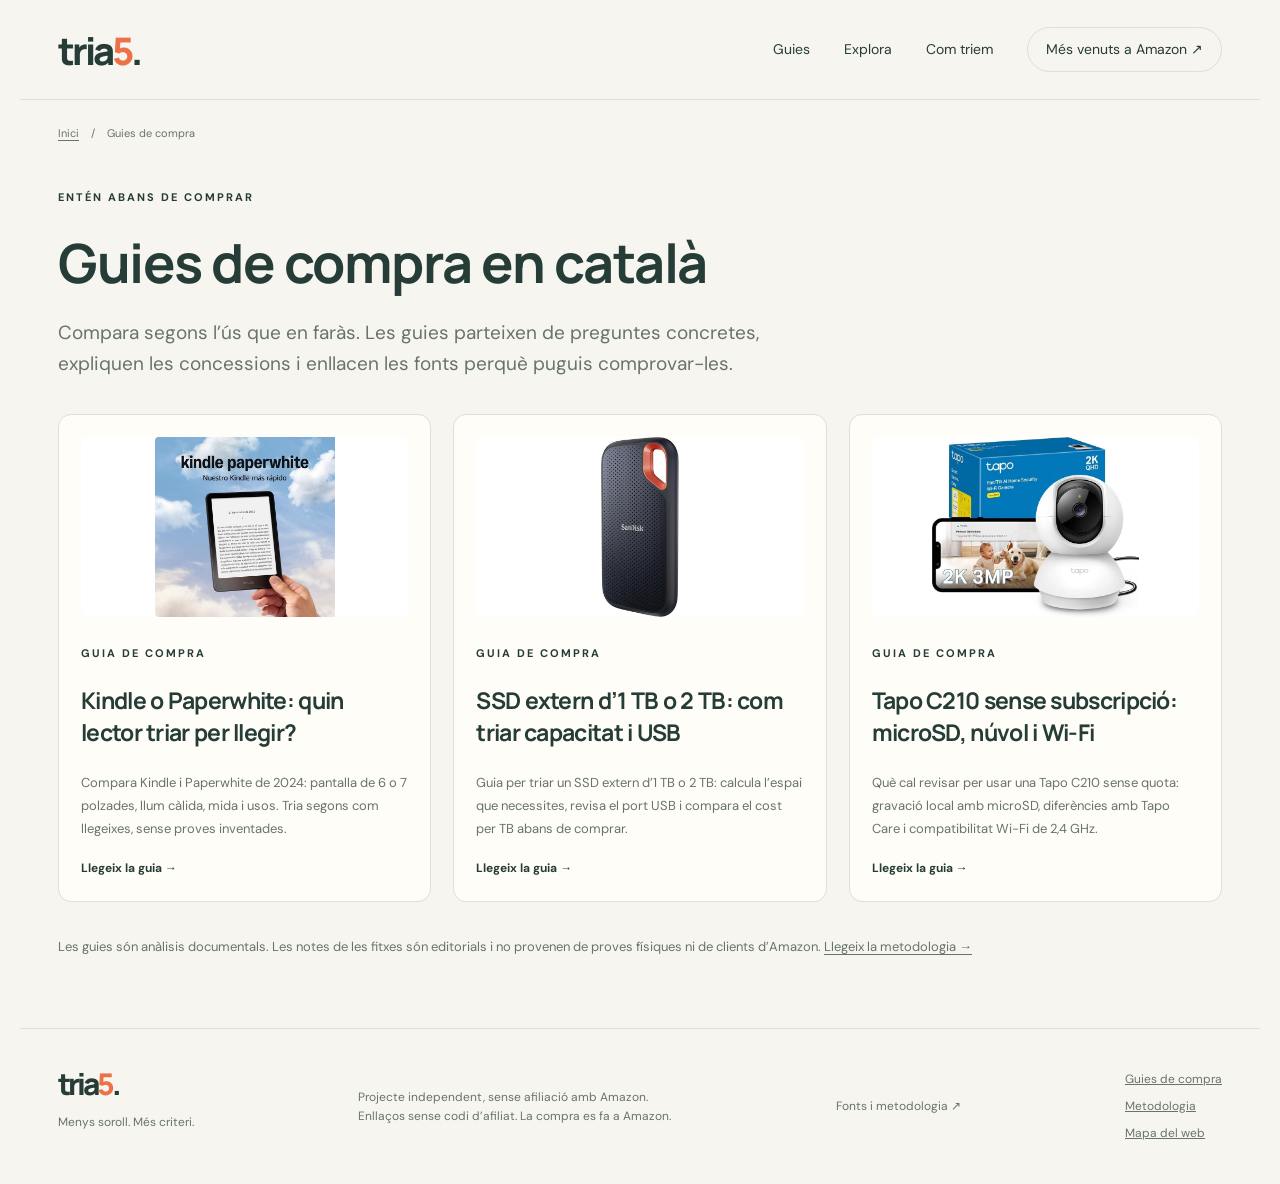
<file: guies.html>
<!doctype html><html lang="ca"><head><meta charset="utf-8"><meta name="viewport" content="width=device-width,initial-scale=1"><meta name="theme-color" content="#263c36"><title>Guies de compra en català: Kindle, SSD i càmeres Tapo | tria5</title><meta name="description" content="Respostes concretes abans de comprar: Kindle o Paperwhite, SSD d’1 TB o 2 TB i Tapo C210 sense subscripció. Guies amb fonts i limitacions."><!-- seo:start --><link rel="canonical" href="https://skirep.github.io/amazon-top5-cat/guies.html"><meta name="robots" content="index,follow,max-image-preview:large"><meta property="og:locale" content="ca_ES"><meta property="og:type" content="website"><meta property="og:site_name" content="tria5"><meta property="og:title" content="Guies de compra en català: Kindle, SSD i càmeres Tapo | tria5"><meta property="og:description" content="Respostes concretes abans de comprar: Kindle o Paperwhite, SSD d’1 TB o 2 TB i Tapo C210 sense subscripció. Guies amb fonts i limitacions."><meta property="og:url" content="https://skirep.github.io/amazon-top5-cat/guies.html"><meta property="og:image" content="https://skirep.github.io/amazon-top5-cat/assets/products/B0CFPWLGF2.jpg"><meta property="og:image:alt" content="Kindle Paperwhite 16 GB · negre"><meta name="twitter:card" content="summary_large_image"><meta name="twitter:title" content="Guies de compra en català: Kindle, SSD i càmeres Tapo | tria5"><meta name="twitter:description" content="Respostes concretes abans de comprar: Kindle o Paperwhite, SSD d’1 TB o 2 TB i Tapo C210 sense subscripció. Guies amb fonts i limitacions."><meta name="twitter:image" content="https://skirep.github.io/amazon-top5-cat/assets/products/B0CFPWLGF2.jpg"><script type="application/ld+json">{"@context": "https://schema.org", "@graph": [{"@type": "Organization", "@id": "https://skirep.github.io/amazon-top5-cat/#organization", "name": "tria5", "url": "https://skirep.github.io/amazon-top5-cat/"}, {"@type": "WebSite", "@id": "https://skirep.github.io/amazon-top5-cat/#website", "url": "https://skirep.github.io/amazon-top5-cat/", "name": "tria5", "inLanguage": "ca", "publisher": {"@id": "https://skirep.github.io/amazon-top5-cat/#organization"}}, {"@type": "CollectionPage", "@id": "https://skirep.github.io/amazon-top5-cat/guies.html#page", "url": "https://skirep.github.io/amazon-top5-cat/guies.html", "name": "Guies de compra en català: Kindle, SSD i càmeres Tapo", "description": "Respostes concretes abans de comprar: Kindle o Paperwhite, SSD d’1 TB o 2 TB i Tapo C210 sense subscripció. Guies amb fonts i limitacions.", "inLanguage": "ca", "isPartOf": {"@id": "https://skirep.github.io/amazon-top5-cat/#website"}}, {"@type": "BreadcrumbList", "@id": "https://skirep.github.io/amazon-top5-cat/guies.html#breadcrumbs", "itemListElement": [{"@type": "ListItem", "position": 1, "name": "Inici", "item": "https://skirep.github.io/amazon-top5-cat/"}, {"@type": "ListItem", "position": 2, "name": "Guies de compra en català: Kindle, SSD i càmeres Tapo", "item": "https://skirep.github.io/amazon-top5-cat/guies.html"}]}]}</script><!-- seo:end --><link rel="stylesheet" href="styles.css"><script src="app.js" defer></script></head><body><a class="skip" href="#main">Salta al contingut</a><header><a class="brand" href="./" aria-label="Tria 5, inici">tria<span>5</span><i>.</i></a><nav aria-label="Principal"><a href="guies.html">Guies</a><a href="./#categories">Explora</a><a href="./#criteri">Com triem</a><a class="nav-cta" href="https://www.amazon.es/gp/bestsellers" target="_blank" rel="noopener noreferrer">Més venuts a Amazon ↗</a></nav></header><main id="main"><nav class="breadcrumbs" aria-label="Fil d’Ariadna"><a href="./">Inici</a><span aria-hidden="true">/</span><span aria-current="page">Guies de compra</span></nav><section class="guide-hub"><p class="eyebrow">ENTÉN ABANS DE COMPRAR</p><h1>Guies de compra en català</h1><p class="lead">Compara segons l’ús que en faràs. Les guies parteixen de preguntes concretes, expliquen les concessions i enllacen les fonts perquè puguis comprovar-les.</p><div class="guide-grid"><a class="guide-card" href="kindle-o-paperwhite.html"><img class="guide-photo" src="assets/products/B0CFPWLGF2.jpg" alt="Kindle Paperwhite 16 GB · negre" width="680" height="680" loading="lazy" decoding="async"><span class="eyebrow">GUIA DE COMPRA</span><h3>Kindle o Paperwhite: quin lector triar per llegir?</h3><p>Compara Kindle i Paperwhite de 2024: pantalla de 6 o 7 polzades, llum càlida, mida i usos. Tria segons com llegeixes, sense proves inventades.</p><span>Llegeix la guia →</span></a><a class="guide-card" href="ssd-extern-1tb-o-2tb.html"><img class="guide-photo" src="assets/products/B08GTYFC37.jpg" alt="SanDisk Extreme · 1 TB" width="680" height="680" loading="lazy" decoding="async"><span class="eyebrow">GUIA DE COMPRA</span><h3>SSD extern d’1 TB o 2 TB: com triar capacitat i USB</h3><p>Guia per triar un SSD extern d’1 TB o 2 TB: calcula l’espai que necessites, revisa el port USB i compara el cost per TB abans de comprar.</p><span>Llegeix la guia →</span></a><a class="guide-card" href="tapo-c210-sense-subscripcio.html"><img class="guide-photo" src="assets/products/B095CLQ1PT.jpg" alt="Tapo C210" width="680" height="680" loading="lazy" decoding="async"><span class="eyebrow">GUIA DE COMPRA</span><h3>Tapo C210 sense subscripció: microSD, núvol i Wi-Fi</h3><p>Què cal revisar per usar una Tapo C210 sense quota: gravació local amb microSD, diferències amb Tapo Care i compatibilitat Wi-Fi de 2,4 GHz.</p><span>Llegeix la guia →</span></a></div><p>Les guies són anàlisis documentals. Les notes de les fitxes són editorials i no provenen de proves físiques ni de clients d’Amazon. <a href="metodologia.html">Llegeix la metodologia →</a></p></section></main><footer><div><a class="brand" href="./">tria<span>5</span><i>.</i></a><p>Menys soroll. Més criteri.</p></div><p>Projecte independent, sense afiliació amb Amazon.<br>Enllaços sense codi d’afiliat. La compra es fa a Amazon.</p><a href="./#criteri">Fonts i metodologia ↗</a><div class="footer-resources"><a href="guies.html">Guies de compra</a><a href="metodologia.html">Metodologia</a><a href="sitemap.xml">Mapa del web</a></div></footer></body></html>
</file>
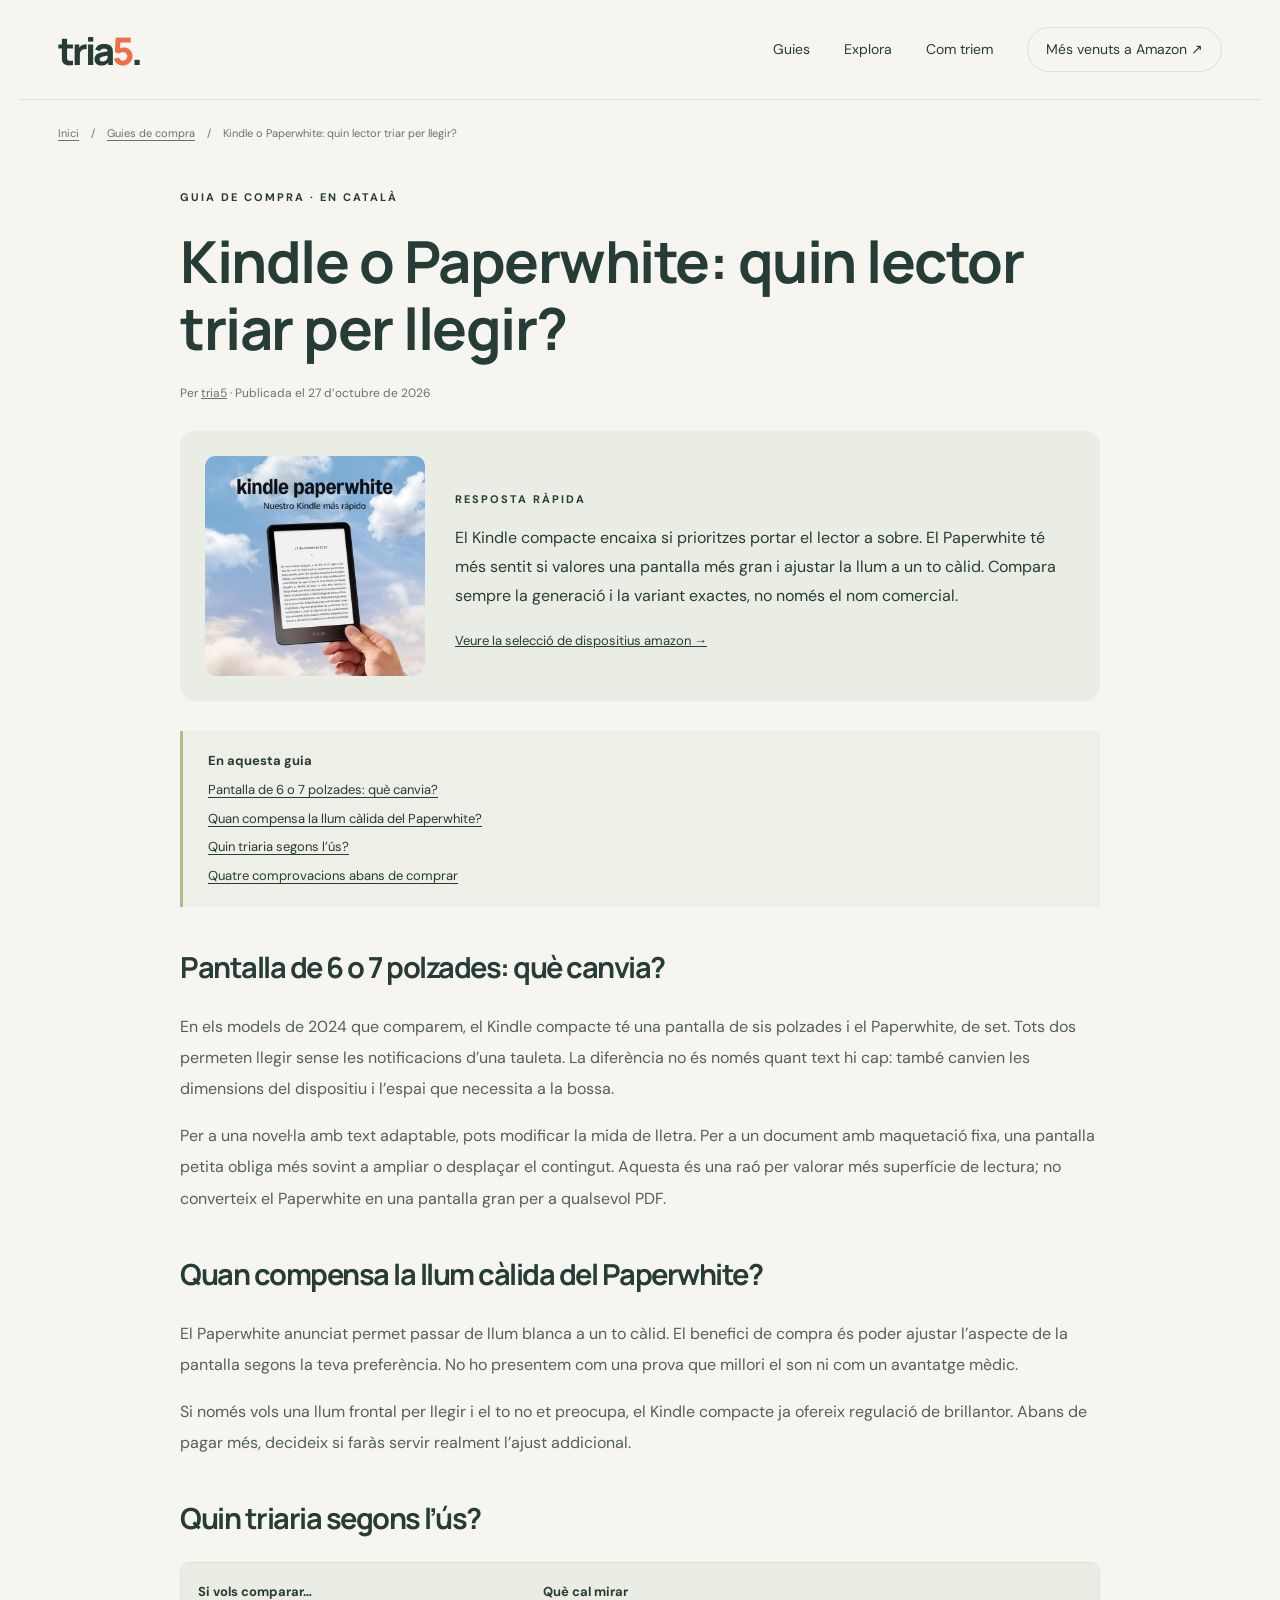
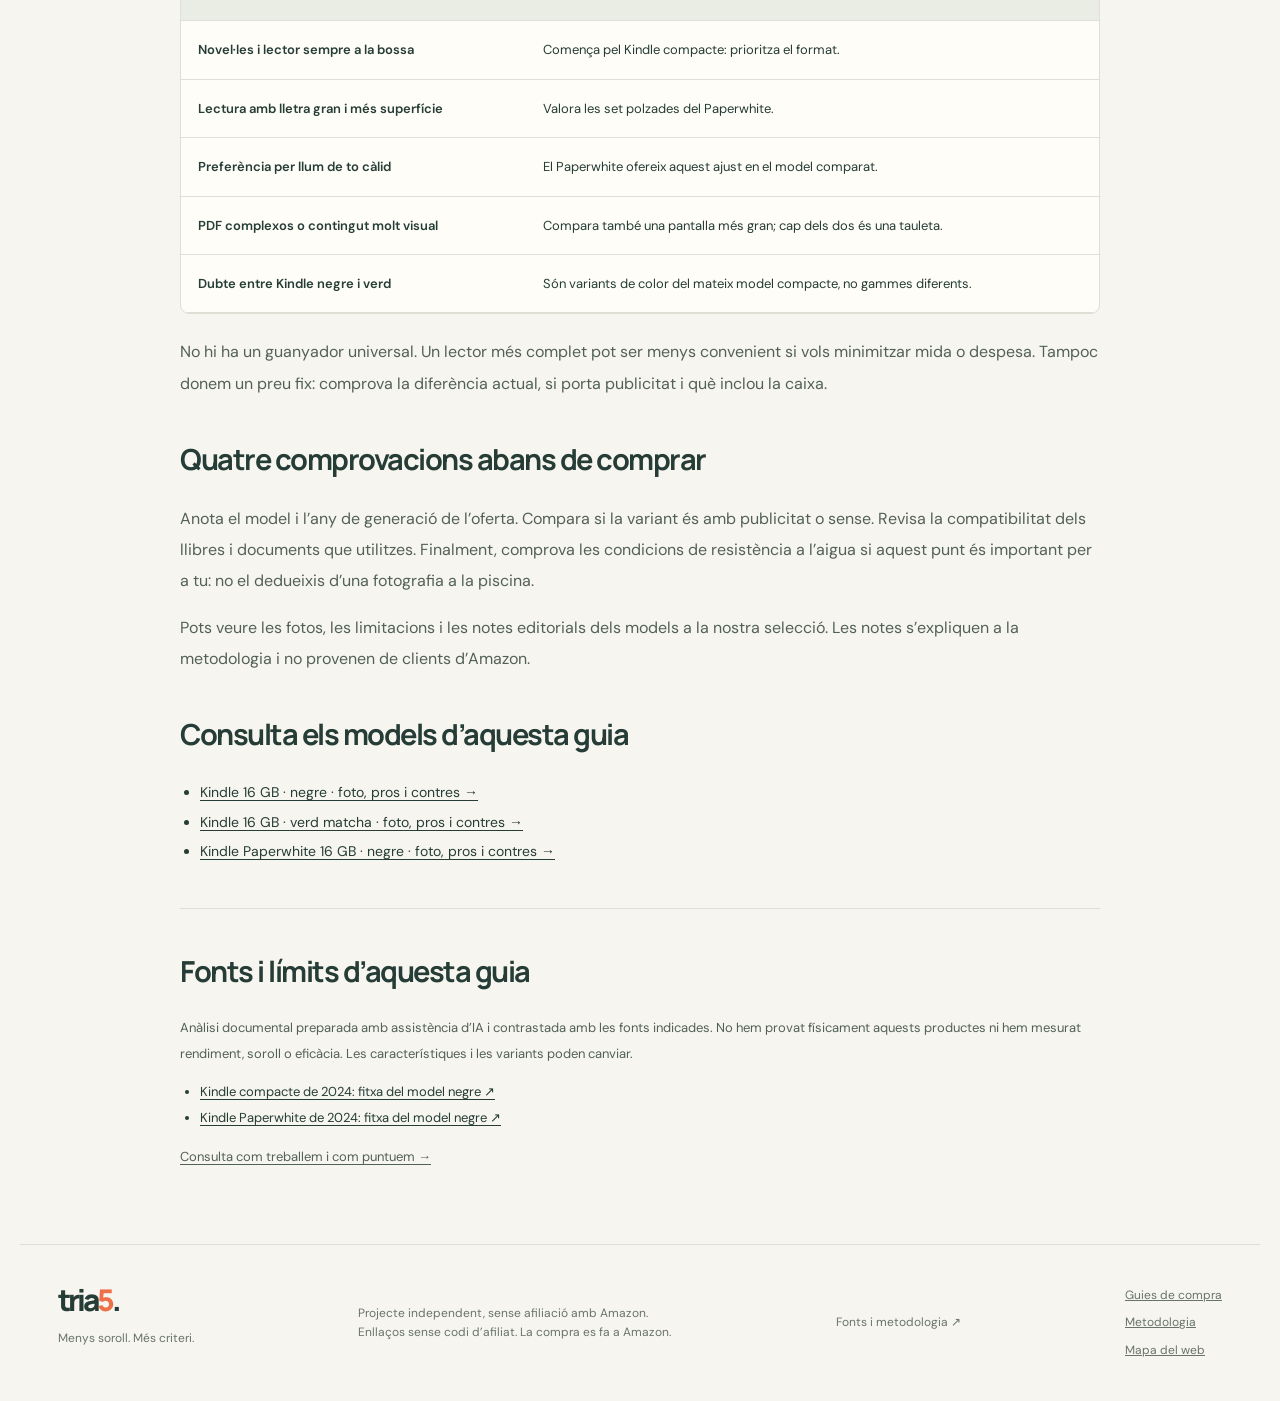
<file: kindle-o-paperwhite.html>
<!doctype html><html lang="ca"><head><meta charset="utf-8"><meta name="viewport" content="width=device-width,initial-scale=1"><meta name="theme-color" content="#263c36"><title>Kindle o Paperwhite: quin lector triar per llegir? | tria5</title><meta name="description" content="Compara Kindle i Paperwhite de 2024: pantalla de 6 o 7 polzades, llum càlida, mida i usos. Tria segons com llegeixes, sense proves inventades."><!-- seo:start --><link rel="canonical" href="https://skirep.github.io/amazon-top5-cat/kindle-o-paperwhite.html"><meta name="robots" content="index,follow,max-image-preview:large"><meta property="og:locale" content="ca_ES"><meta property="og:type" content="article"><meta property="og:site_name" content="tria5"><meta property="og:title" content="Kindle o Paperwhite: quin lector triar per llegir? | tria5"><meta property="og:description" content="Compara Kindle i Paperwhite de 2024: pantalla de 6 o 7 polzades, llum càlida, mida i usos. Tria segons com llegeixes, sense proves inventades."><meta property="og:url" content="https://skirep.github.io/amazon-top5-cat/kindle-o-paperwhite.html"><meta property="og:image" content="https://skirep.github.io/amazon-top5-cat/assets/products/B0CFPWLGF2.jpg"><meta property="og:image:alt" content="Kindle Paperwhite 16 GB · negre"><meta name="twitter:card" content="summary_large_image"><meta name="twitter:title" content="Kindle o Paperwhite: quin lector triar per llegir? | tria5"><meta name="twitter:description" content="Compara Kindle i Paperwhite de 2024: pantalla de 6 o 7 polzades, llum càlida, mida i usos. Tria segons com llegeixes, sense proves inventades."><meta name="twitter:image" content="https://skirep.github.io/amazon-top5-cat/assets/products/B0CFPWLGF2.jpg"><script type="application/ld+json">{"@context": "https://schema.org", "@graph": [{"@type": "Organization", "@id": "https://skirep.github.io/amazon-top5-cat/#organization", "name": "tria5", "url": "https://skirep.github.io/amazon-top5-cat/"}, {"@type": "WebSite", "@id": "https://skirep.github.io/amazon-top5-cat/#website", "url": "https://skirep.github.io/amazon-top5-cat/", "name": "tria5", "inLanguage": "ca", "publisher": {"@id": "https://skirep.github.io/amazon-top5-cat/#organization"}}, {"@type": "Article", "@id": "https://skirep.github.io/amazon-top5-cat/kindle-o-paperwhite.html#page", "url": "https://skirep.github.io/amazon-top5-cat/kindle-o-paperwhite.html", "name": "Kindle o Paperwhite: quin lector triar per llegir?", "description": "Compara Kindle i Paperwhite de 2024: pantalla de 6 o 7 polzades, llum càlida, mida i usos. Tria segons com llegeixes, sense proves inventades.", "inLanguage": "ca", "isPartOf": {"@id": "https://skirep.github.io/amazon-top5-cat/#website"}, "headline": "Kindle o Paperwhite: quin lector triar per llegir?", "image": ["https://skirep.github.io/amazon-top5-cat/assets/products/B0CFPWLGF2.jpg"], "author": {"@id": "https://skirep.github.io/amazon-top5-cat/#organization"}, "publisher": {"@id": "https://skirep.github.io/amazon-top5-cat/#organization"}, "datePublished": "2026-10-27", "dateModified": "2026-10-27", "mainEntityOfPage": "https://skirep.github.io/amazon-top5-cat/kindle-o-paperwhite.html"}, {"@type": "BreadcrumbList", "@id": "https://skirep.github.io/amazon-top5-cat/kindle-o-paperwhite.html#breadcrumbs", "itemListElement": [{"@type": "ListItem", "position": 1, "name": "Inici", "item": "https://skirep.github.io/amazon-top5-cat/"}, {"@type": "ListItem", "position": 2, "name": "Guies de compra", "item": "https://skirep.github.io/amazon-top5-cat/guies.html"}, {"@type": "ListItem", "position": 3, "name": "Kindle o Paperwhite: quin lector triar per llegir?", "item": "https://skirep.github.io/amazon-top5-cat/kindle-o-paperwhite.html"}]}]}</script><!-- seo:end --><link rel="stylesheet" href="styles.css"><script src="app.js" defer></script></head><body><a class="skip" href="#main">Salta al contingut</a><header><a class="brand" href="./" aria-label="Tria 5, inici">tria<span>5</span><i>.</i></a><nav aria-label="Principal"><a href="guies.html">Guies</a><a href="./#categories">Explora</a><a href="./#criteri">Com triem</a><a class="nav-cta" href="https://www.amazon.es/gp/bestsellers" target="_blank" rel="noopener noreferrer">Més venuts a Amazon ↗</a></nav></header><main id="main"><nav class="breadcrumbs" aria-label="Fil d’Ariadna"><a href="./">Inici</a><span aria-hidden="true">/</span><a href="guies.html">Guies de compra</a><span aria-hidden="true">/</span><span aria-current="page">Kindle o Paperwhite: quin lector triar per llegir?</span></nav><article class="editorial-guide"><header class="guide-heading"><p class="eyebrow">GUIA DE COMPRA · EN CATALÀ</p><h1>Kindle o Paperwhite: quin lector triar per llegir?</h1><p class="byline">Per <a href="metodologia.html">tria5</a> · Publicada el <time datetime="2026-10-27">27 d’octubre de 2026</time></p></header><div class="guide-lead"><img class="guide-photo" src="assets/products/B0CFPWLGF2.jpg" alt="Kindle Paperwhite 16 GB · negre" width="680" height="680" fetchpriority="high" decoding="async"><div><p class="eyebrow">RESPOSTA RÀPIDA</p><p>El Kindle compacte encaixa si prioritzes portar el lector a sobre. El Paperwhite té més sentit si valores una pantalla més gran i ajustar la llum a un to càlid. Compara sempre la generació i la variant exactes, no només el nom comercial.</p><a href="dispositius-amazon.html">Veure la selecció de dispositius amazon →</a></div></div><nav class="toc" aria-label="En aquesta guia"><strong>En aquesta guia</strong><a href="#pantalla">Pantalla de 6 o 7 polzades: què canvia?</a><a href="#llum">Quan compensa la llum càlida del Paperwhite?</a><a href="#triar">Quin triaria segons l’ús?</a><a href="#abans">Quatre comprovacions abans de comprar</a></nav><section id="pantalla"><h2>Pantalla de 6 o 7 polzades: què canvia?</h2><p>En els models de 2024 que comparem, el Kindle compacte té una pantalla de sis polzades i el Paperwhite, de set. Tots dos permeten llegir sense les notificacions d’una tauleta. La diferència no és només quant text hi cap: també canvien les dimensions del dispositiu i l’espai que necessita a la bossa.</p><p>Per a una novel·la amb text adaptable, pots modificar la mida de lletra. Per a un document amb maquetació fixa, una pantalla petita obliga més sovint a ampliar o desplaçar el contingut. Aquesta és una raó per valorar més superfície de lectura; no converteix el Paperwhite en una pantalla gran per a qualsevol PDF.</p></section><section id="llum"><h2>Quan compensa la llum càlida del Paperwhite?</h2><p>El Paperwhite anunciat permet passar de llum blanca a un to càlid. El benefici de compra és poder ajustar l’aspecte de la pantalla segons la teva preferència. No ho presentem com una prova que millori el son ni com un avantatge mèdic.</p><p>Si només vols una llum frontal per llegir i el to no et preocupa, el Kindle compacte ja ofereix regulació de brillantor. Abans de pagar més, decideix si faràs servir realment l’ajust addicional.</p></section><section id="triar"><h2>Quin triaria segons l’ús?</h2><div class="table-wrap"><table><thead><tr><th scope="col">Si vols comparar…</th><th scope="col">Què cal mirar</th></tr></thead><tbody><tr><th scope="row">Novel·les i lector sempre a la bossa</th><td>Comença pel Kindle compacte: prioritza el format.</td></tr><tr><th scope="row">Lectura amb lletra gran i més superfície</th><td>Valora les set polzades del Paperwhite.</td></tr><tr><th scope="row">Preferència per llum de to càlid</th><td>El Paperwhite ofereix aquest ajust en el model comparat.</td></tr><tr><th scope="row">PDF complexos o contingut molt visual</th><td>Compara també una pantalla més gran; cap dels dos és una tauleta.</td></tr><tr><th scope="row">Dubte entre Kindle negre i verd</th><td>Són variants de color del mateix model compacte, no gammes diferents.</td></tr></tbody></table></div><p>No hi ha un guanyador universal. Un lector més complet pot ser menys convenient si vols minimitzar mida o despesa. Tampoc donem un preu fix: comprova la diferència actual, si porta publicitat i què inclou la caixa.</p></section><section id="abans"><h2>Quatre comprovacions abans de comprar</h2><p>Anota el model i l’any de generació de l’oferta. Compara si la variant és amb publicitat o sense. Revisa la compatibilitat dels llibres i documents que utilitzes. Finalment, comprova les condicions de resistència a l’aigua si aquest punt és important per a tu: no el dedueixis d’una fotografia a la piscina.</p><p>Pots veure les fotos, les limitacions i les notes editorials dels models a la nostra selecció. Les notes s’expliquen a la metodologia i no provenen de clients d’Amazon.</p></section><section><h2>Consulta els models d’aquesta guia</h2><ul class="related-products"><li><a href="dispositius-amazon.html#product-B0CP32JG8B">Kindle 16 GB · negre · foto, pros i contres →</a></li><li><a href="dispositius-amazon.html#product-B0CP31JRLK">Kindle 16 GB · verd matcha · foto, pros i contres →</a></li><li><a href="dispositius-amazon.html#product-B0CFPWLGF2">Kindle Paperwhite 16 GB · negre · foto, pros i contres →</a></li></ul></section><section class="source-list"><h2>Fonts i límits d’aquesta guia</h2><p>Anàlisi documental preparada amb assistència d’IA i contrastada amb les fonts indicades. No hem provat físicament aquests productes ni hem mesurat rendiment, soroll o eficàcia. Les característiques i les variants poden canviar.</p><ul><li><a href="https://www.amazon.es/dp/B0CP32JG8B" target="_blank" rel="noopener noreferrer">Kindle compacte de 2024: fitxa del model negre ↗</a></li><li><a href="https://www.amazon.es/dp/B0CFPWLGF2" target="_blank" rel="noopener noreferrer">Kindle Paperwhite de 2024: fitxa del model negre ↗</a></li></ul><p><a href="metodologia.html">Consulta com treballem i com puntuem →</a></p></section></article></main><footer><div><a class="brand" href="./">tria<span>5</span><i>.</i></a><p>Menys soroll. Més criteri.</p></div><p>Projecte independent, sense afiliació amb Amazon.<br>Enllaços sense codi d’afiliat. La compra es fa a Amazon.</p><a href="./#criteri">Fonts i metodologia ↗</a><div class="footer-resources"><a href="guies.html">Guies de compra</a><a href="metodologia.html">Metodologia</a><a href="sitemap.xml">Mapa del web</a></div></footer></body></html>
</file>
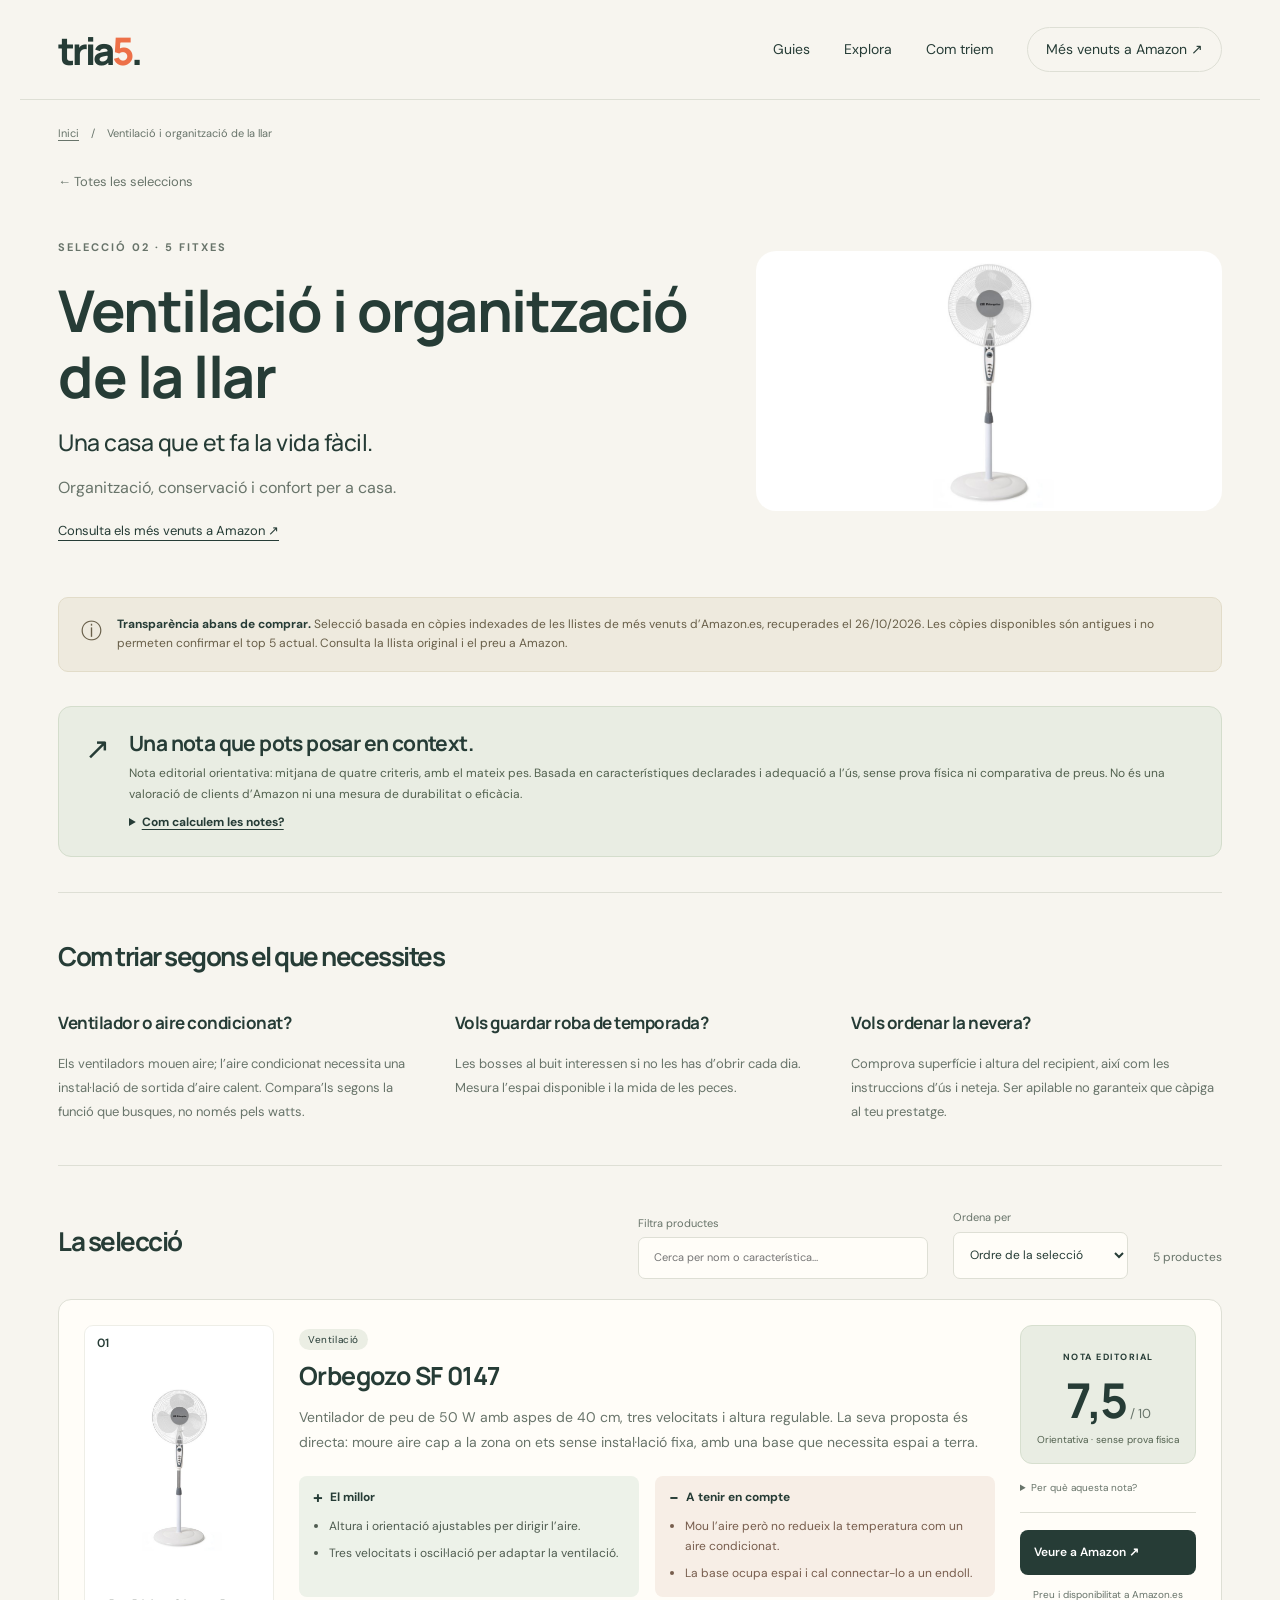
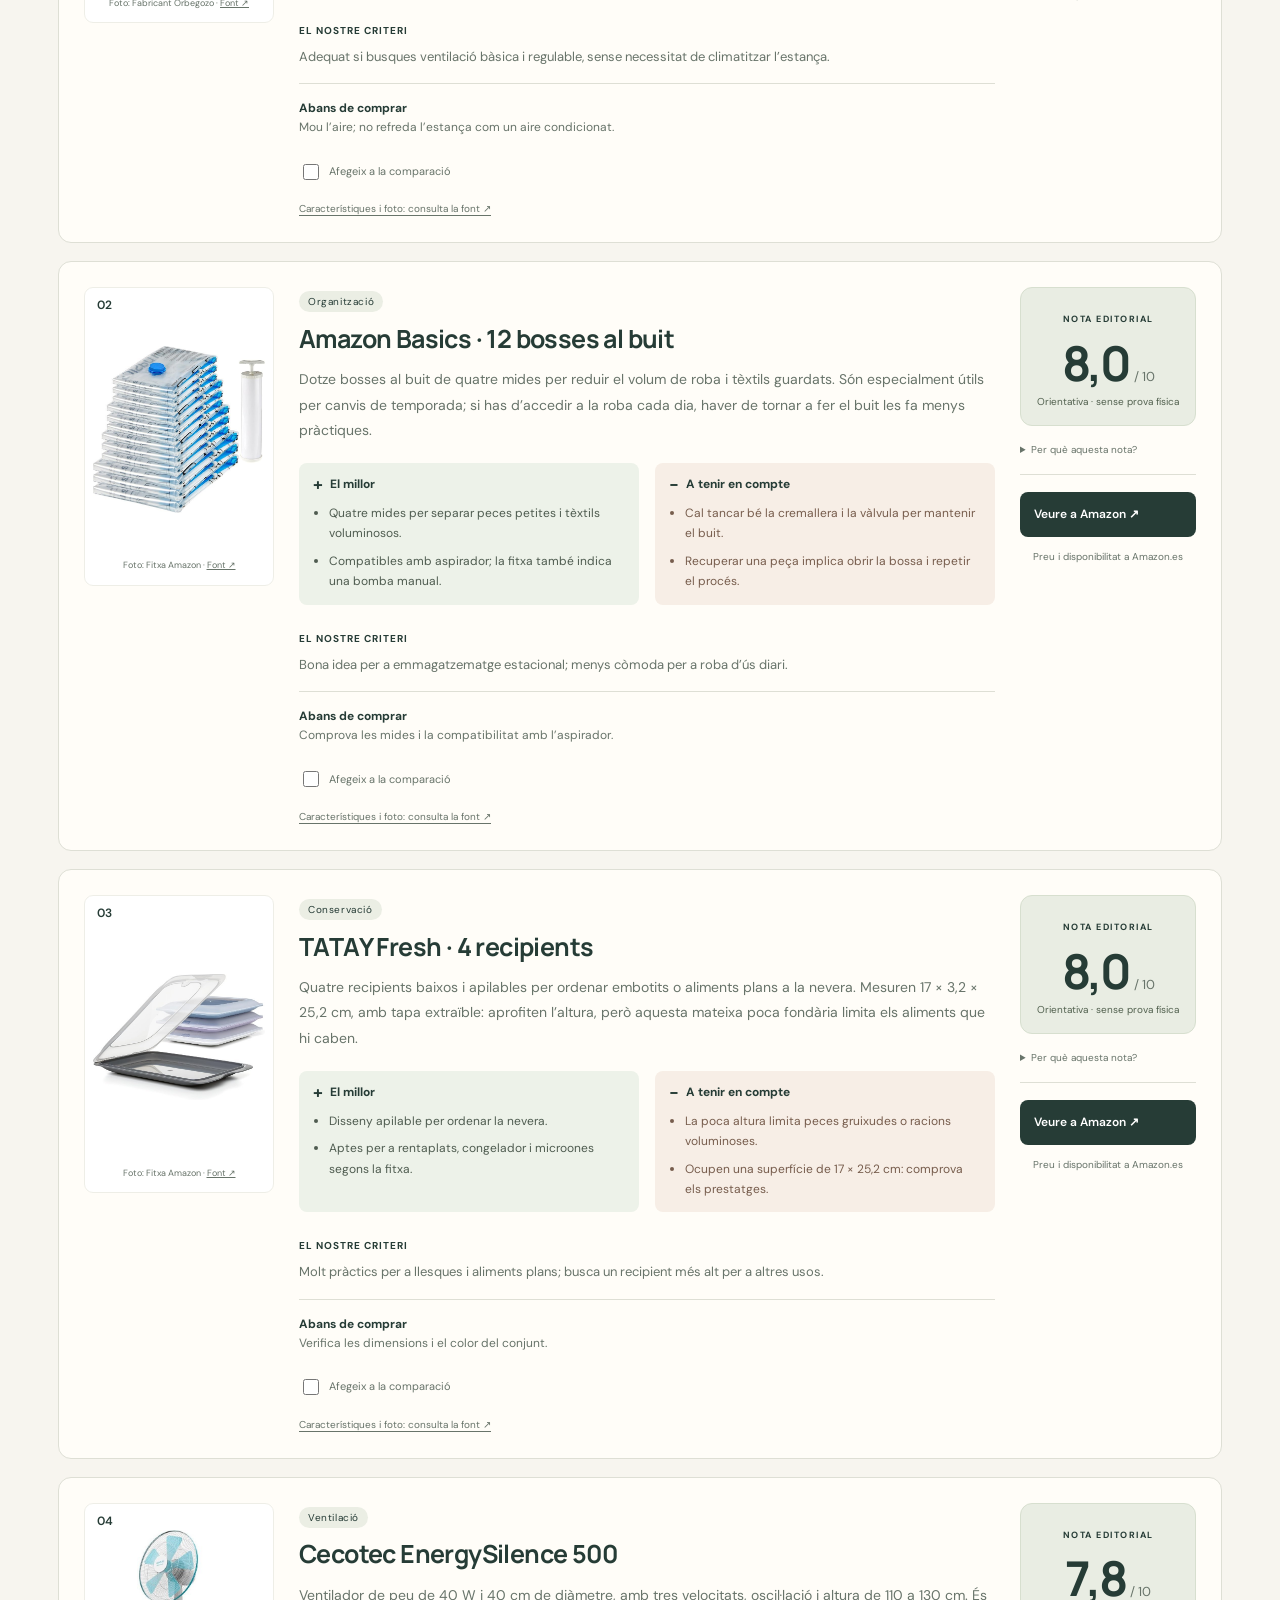
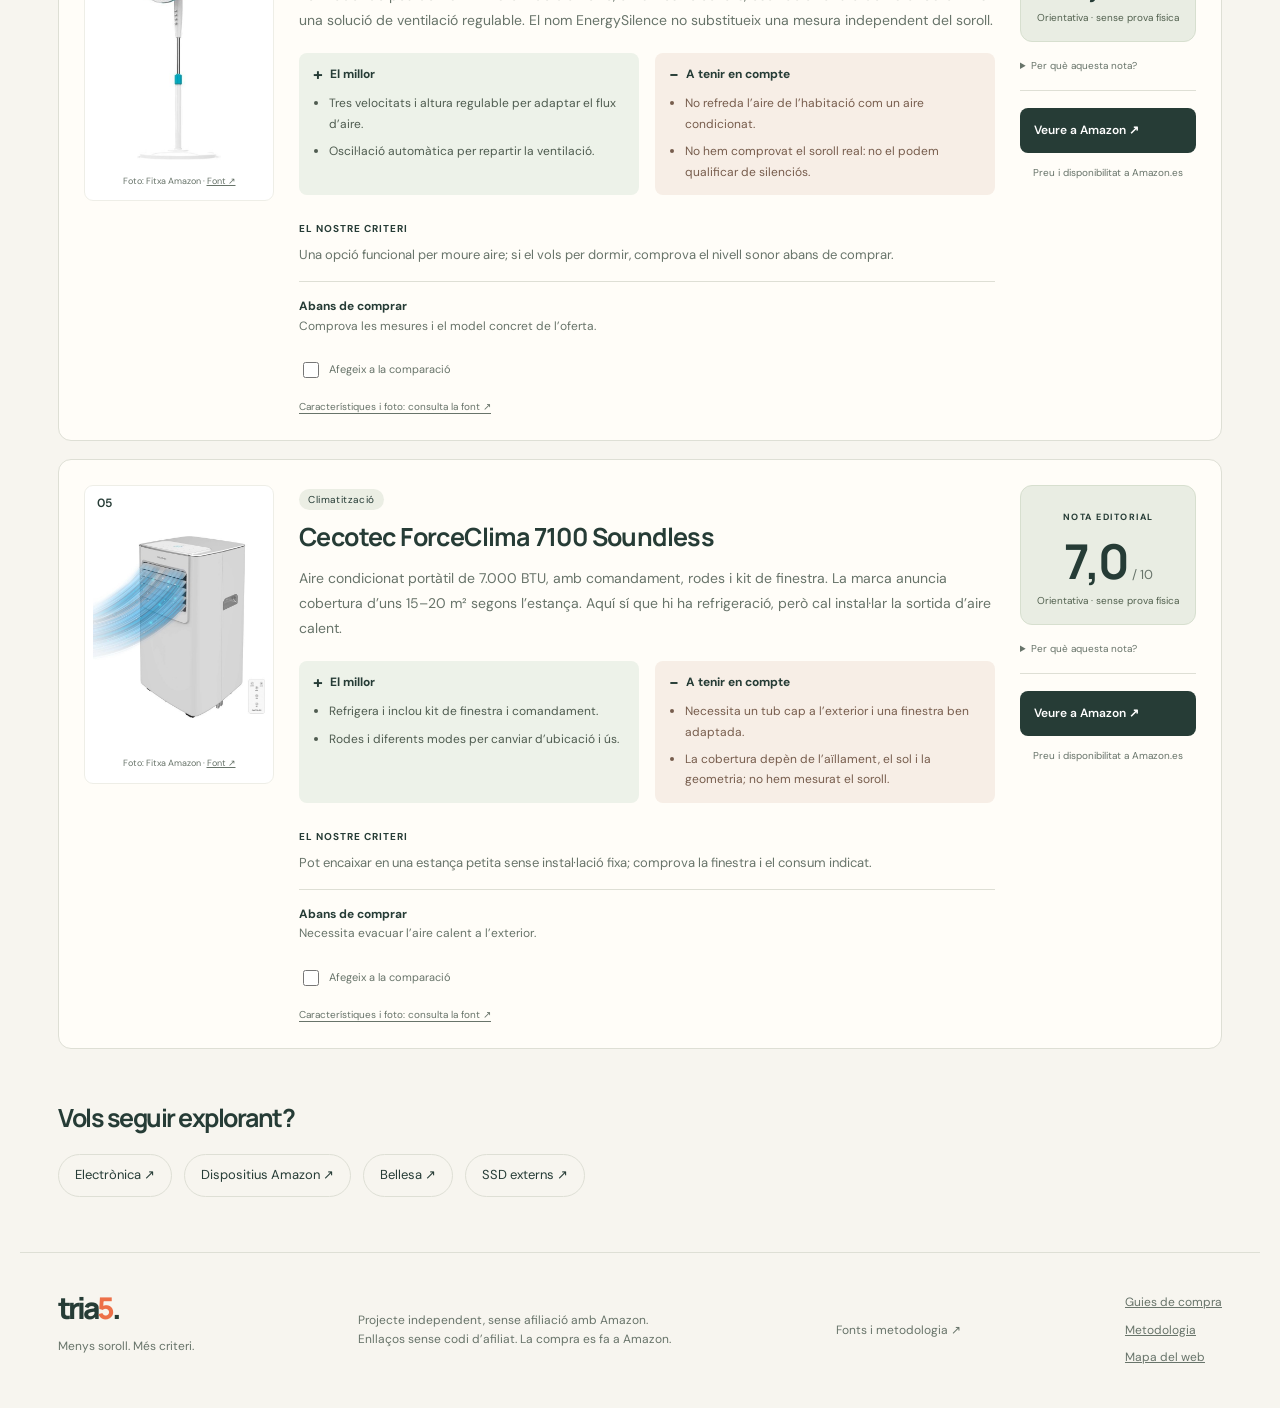
<file: llar.html>
<!doctype html><html lang="ca"><head><meta charset="utf-8"><meta name="viewport" content="width=device-width,initial-scale=1"><meta name="theme-color" content="#263c36"><title>Ventiladors, aire condicionat i organització de la llar | tria5</title><meta name="description" content="Guia de llar i cuina: diferències entre ventilació i refrigeració, bosses al buit i recipients. Cinc fitxes amb fotos, pros i contres."><link rel="stylesheet" href="styles.css"><script src="app.js" defer></script><!-- seo:start --><link rel="canonical" href="https://skirep.github.io/amazon-top5-cat/llar.html"><meta name="robots" content="index,follow,max-image-preview:large"><meta property="og:locale" content="ca_ES"><meta property="og:type" content="website"><meta property="og:site_name" content="tria5"><meta property="og:title" content="Ventiladors, aire condicionat i organització de la llar | tria5"><meta property="og:description" content="Guia de llar i cuina: diferències entre ventilació i refrigeració, bosses al buit i recipients. Cinc fitxes amb fotos, pros i contres."><meta property="og:url" content="https://skirep.github.io/amazon-top5-cat/llar.html"><meta property="og:image" content="https://skirep.github.io/amazon-top5-cat/assets/products/B01D4YVY80.jpg"><meta property="og:image:alt" content="Orbegozo SF 0147"><meta name="twitter:card" content="summary_large_image"><meta name="twitter:title" content="Ventiladors, aire condicionat i organització de la llar | tria5"><meta name="twitter:description" content="Guia de llar i cuina: diferències entre ventilació i refrigeració, bosses al buit i recipients. Cinc fitxes amb fotos, pros i contres."><meta name="twitter:image" content="https://skirep.github.io/amazon-top5-cat/assets/products/B01D4YVY80.jpg"><script type="application/ld+json">{"@context": "https://schema.org", "@graph": [{"@type": "Organization", "@id": "https://skirep.github.io/amazon-top5-cat/#organization", "name": "tria5", "url": "https://skirep.github.io/amazon-top5-cat/"}, {"@type": "WebSite", "@id": "https://skirep.github.io/amazon-top5-cat/#website", "url": "https://skirep.github.io/amazon-top5-cat/", "name": "tria5", "inLanguage": "ca", "publisher": {"@id": "https://skirep.github.io/amazon-top5-cat/#organization"}}, {"@type": "CollectionPage", "@id": "https://skirep.github.io/amazon-top5-cat/llar.html#page", "url": "https://skirep.github.io/amazon-top5-cat/llar.html", "name": "Ventiladors, aire condicionat i organització de la llar", "description": "Guia de llar i cuina: diferències entre ventilació i refrigeració, bosses al buit i recipients. Cinc fitxes amb fotos, pros i contres.", "inLanguage": "ca", "isPartOf": {"@id": "https://skirep.github.io/amazon-top5-cat/#website"}, "mainEntity": {"@id": "https://skirep.github.io/amazon-top5-cat/llar.html#selection"}}, {"@type": "BreadcrumbList", "@id": "https://skirep.github.io/amazon-top5-cat/llar.html#breadcrumbs", "itemListElement": [{"@type": "ListItem", "position": 1, "name": "Inici", "item": "https://skirep.github.io/amazon-top5-cat/"}, {"@type": "ListItem", "position": 2, "name": "Ventiladors, aire condicionat i organització de la llar", "item": "https://skirep.github.io/amazon-top5-cat/llar.html"}]}, {"@type": "ItemList", "@id": "https://skirep.github.io/amazon-top5-cat/llar.html#selection", "name": "Productes inclosos a la selecció", "itemListOrder": "https://schema.org/ItemListUnordered", "itemListElement": [{"@type": "ListItem", "position": 1, "name": "Orbegozo SF 0147", "url": "https://skirep.github.io/amazon-top5-cat/llar.html#product-B01D4YVY80"}, {"@type": "ListItem", "position": 2, "name": "Amazon Basics · 12 bosses al buit", "url": "https://skirep.github.io/amazon-top5-cat/llar.html#product-B07RSCK4XS"}, {"@type": "ListItem", "position": 3, "name": "TATAY Fresh · 4 recipients", "url": "https://skirep.github.io/amazon-top5-cat/llar.html#product-B09HV438VV"}, {"@type": "ListItem", "position": 4, "name": "Cecotec EnergySilence 500", "url": "https://skirep.github.io/amazon-top5-cat/llar.html#product-B092HZ59NF"}, {"@type": "ListItem", "position": 5, "name": "Cecotec ForceClima 7100 Soundless", "url": "https://skirep.github.io/amazon-top5-cat/llar.html#product-B0BPZHKY25"}]}]}</script><!-- seo:end --></head><body><a class="skip" href="#main">Salta al contingut</a><header><a class="brand" href="./" aria-label="Tria 5, inici">tria<span>5</span><i>.</i></a><nav aria-label="Principal"><a href="guies.html">Guies</a><a href="./#categories">Explora</a><a href="./#criteri">Com triem</a><a class="nav-cta" href="https://www.amazon.es/gp/bestsellers" target="_blank" rel="noopener noreferrer">Més venuts a Amazon ↗</a></nav></header><main id="main"><nav class="breadcrumbs" aria-label="Fil d’Ariadna"><a href="./">Inici</a><span aria-hidden="true">/</span><span aria-current="page">Ventilació i organització de la llar</span></nav><a class="back" href="./#categories">← Totes les seleccions</a><section class="category-hero" style="--accent:#b5b98e"><div><p class="eyebrow">SELECCIÓ 02 · 5 FITXES</p><h1>Ventilació i organització de la llar</h1><h2>Una casa que et fa la vida fàcil.</h2><p>Organització, conservació i confort per a casa.</p><a class="text-link" href="https://www.amazon.es/gp/bestsellers/kitchen" target="_blank" rel="noopener noreferrer">Consulta els més venuts a Amazon ↗</a></div><div><img class="category-hero-photo" src="assets/products/B01D4YVY80.jpg" alt="Orbegozo SF 0147" width="680" height="680" fetchpriority="high" decoding="async"></div></section><aside class="notice"><span aria-hidden="true">ⓘ</span><p><strong>Transparència abans de comprar.</strong> Selecció basada en còpies indexades de les llistes de més venuts d’Amazon.es, recuperades el 26/10/2026. Les còpies disponibles són antigues i no permeten confirmar el top 5 actual. Consulta la llista original i el preu a Amazon.</p></aside><aside class="rating-method" id="notes"><span class="rating-method-icon" aria-hidden="true">↗</span><div><h2>Una nota que pots posar en context.</h2><p>Nota editorial orientativa: mitjana de quatre criteris, amb el mateix pes. Basada en característiques declarades i adequació a l’ús, sense prova física ni comparativa de preus. No és una valoració de clients d’Amazon ni una mesura de durabilitat o eficàcia.</p><details><summary>Com calculem les notes?</summary><p>Cada criteri puntua de 0 a 10: utilitat per a l’ús descrit, prestacions declarades dins la seva categoria, versatilitat i balanç de limitacions (més alt vol dir menys concessions). La nota és la mitjana aritmètica, arrodonida a una decimal. Són judicis editorials subjectius, no resultats de laboratori. Les notes de categories diferents no estableixen un rànquing universal. La informació incompleta o les limitacions resten puntuació.</p><p>No hem avaluat fiabilitat a llarg termini, rendiment real, soroll, tolerància cutània ni resultats cosmètics. El preu i les opinions d’Amazon no entren en el càlcul. Revisió: 26/10/2026.</p></details></div></aside><!-- buying:start --><section class="buying-advice"><h2>Com triar segons el que necessites</h2><div class="advice-grid"><div><h3>Ventilador o aire condicionat?</h3><p>Els ventiladors mouen aire; l’aire condicionat necessita una instal·lació de sortida d’aire calent. Compara’ls segons la funció que busques, no només pels watts.</p></div><div><h3>Vols guardar roba de temporada?</h3><p>Les bosses al buit interessen si no les has d’obrir cada dia. Mesura l’espai disponible i la mida de les peces.</p></div><div><h3>Vols ordenar la nevera?</h3><p>Comprova superfície i altura del recipient, així com les instruccions d’ús i neteja. Ser apilable no garanteix que càpiga al teu prestatge.</p></div></div></section><!-- buying:end --><div class="product-tools"><h2>La selecció</h2><label for="search">Filtra productes<input id="search" type="search" placeholder="Cerca per nom o característica…"></label><label for="sort">Ordena per<select id="sort"><option value="selection">Ordre de la selecció</option><option value="score">Nota editorial més alta</option></select></label><p id="result-count" aria-live="polite">5 productes</p></div><div class="products"><article class="product" id="product-B01D4YVY80" data-search="orbegozo sf 0147 ventilador de peu de 50 w amb aspes de 40 cm, tres velocitats i altura regulable. la seva proposta és directa: moure aire cap a la zona on ets sense instal·lació fixa, amb una base que necessita espai a terra. altura i orientació ajustables per dirigir l’aire. · tres velocitats i oscil·lació per adaptar la ventilació. mou l’aire però no redueix la temperatura com un aire condicionat. · la base ocupa espai i cal connectar-lo a un endoll. adequat si busques ventilació bàsica i regulable, sense necessitat de climatitzar l’estança. ventilació" data-id="llar-0" data-name="Orbegozo SF 0147" data-summary="Ventilador de peu de 50 W amb aspes de 40 cm, tres velocitats i altura regulable. La seva proposta és directa: moure aire cap a la zona on ets sense instal·lació fixa, amb una base que necessita espai a terra." data-check="Mou l’aire; no refreda l’estança com un aire condicionat." data-url="https://www.amazon.es/dp/B01D4YVY80" data-score="7,5" data-pros="Altura i orientació ajustables per dirigir l’aire. · Tres velocitats i oscil·lació per adaptar la ventilació." data-cons="Mou l’aire però no redueix la temperatura com un aire condicionat. · La base ocupa espai i cal connectar-lo a un endoll." data-verdict="Adequat si busques ventilació bàsica i regulable, sense necessitat de climatitzar l’estança." data-order="01"><figure class="product-art"><span class="product-number">01</span><a href="assets/products/B01D4YVY80.jpg" target="_blank" rel="noopener noreferrer" aria-label="Amplia la foto de Orbegozo SF 0147"><img class="product-photo" src="assets/products/B01D4YVY80.jpg" alt="Orbegozo SF 0147" width="680" height="680" loading="lazy" decoding="async"></a><figcaption>Foto: Fabricant Orbegozo · <a href="https://orbegozo.com/productos/ventilacion/ventiladores-de-pie/ventilador-de-pie-sf-0147/" target="_blank" rel="noopener noreferrer">Font ↗</a></figcaption></figure><div class="product-info"><span class="pill">Ventilació</span><h3>Orbegozo SF 0147</h3><p class="description">Ventilador de peu de 50 W amb aspes de 40 cm, tres velocitats i altura regulable. La seva proposta és directa: moure aire cap a la zona on ets sense instal·lació fixa, amb una base que necessita espai a terra.</p><div class="pros-cons"><section class="pros"><h4><span aria-hidden="true">+</span> El millor</h4><ul><li>Altura i orientació ajustables per dirigir l’aire.</li><li>Tres velocitats i oscil·lació per adaptar la ventilació.</li></ul></section><section class="cons"><h4><span aria-hidden="true">−</span> A tenir en compte</h4><ul><li>Mou l’aire però no redueix la temperatura com un aire condicionat.</li><li>La base ocupa espai i cal connectar-lo a un endoll.</li></ul></section></div><p class="verdict"><b>El nostre criteri</b> Adequat si busques ventilació bàsica i regulable, sense necessitat de climatitzar l’estança.</p><p class="check"><b>Abans de comprar</b> Mou l’aire; no refreda l’estança com un aire condicionat.</p><label class="compare-label"><input type="checkbox" data-compare> Afegeix a la comparació</label><a class="review-source" href="https://orbegozo.com/productos/ventilacion/ventiladores-de-pie/ventilador-de-pie-sf-0147/" target="_blank" rel="noopener noreferrer">Característiques i foto: consulta la font ↗</a></div><div class="product-action"><div class="editorial-score"><span>NOTA EDITORIAL</span><div><strong>7,5</strong><span>/ 10</span></div><small>Orientativa · sense prova física</small></div><details class="score-details"><summary>Per què aquesta nota?</summary><dl><div><dt>Utilitat</dt><dd>8/10</dd></div><div><dt>Prestacions declarades</dt><dd>7/10</dd></div><div><dt>Versatilitat</dt><dd>8/10</dd></div><div><dt>Balanç de limitacions</dt><dd>7/10</dd></div></dl><a href="#notes">Veure el mètode</a></details><a class="button" href="https://www.amazon.es/dp/B01D4YVY80" target="_blank" rel="noopener noreferrer" aria-label="Veure Orbegozo SF 0147 a Amazon">Veure a Amazon ↗</a><small>Preu i disponibilitat a Amazon.es</small></div></article><article class="product" id="product-B07RSCK4XS" data-search="amazon basics · 12 bosses al buit dotze bosses al buit de quatre mides per reduir el volum de roba i tèxtils guardats. són especialment útils per canvis de temporada; si has d’accedir a la roba cada dia, haver de tornar a fer el buit les fa menys pràctiques. quatre mides per separar peces petites i tèxtils voluminosos. · compatibles amb aspirador; la fitxa també indica una bomba manual. cal tancar bé la cremallera i la vàlvula per mantenir el buit. · recuperar una peça implica obrir la bossa i repetir el procés. bona idea per a emmagatzematge estacional; menys còmoda per a roba d’ús diari. organització" data-id="llar-1" data-name="Amazon Basics · 12 bosses al buit" data-summary="Dotze bosses al buit de quatre mides per reduir el volum de roba i tèxtils guardats. Són especialment útils per canvis de temporada; si has d’accedir a la roba cada dia, haver de tornar a fer el buit les fa menys pràctiques." data-check="Comprova les mides i la compatibilitat amb l’aspirador." data-url="https://www.amazon.es/dp/B07RSCK4XS" data-score="8,0" data-pros="Quatre mides per separar peces petites i tèxtils voluminosos. · Compatibles amb aspirador; la fitxa també indica una bomba manual." data-cons="Cal tancar bé la cremallera i la vàlvula per mantenir el buit. · Recuperar una peça implica obrir la bossa i repetir el procés." data-verdict="Bona idea per a emmagatzematge estacional; menys còmoda per a roba d’ús diari." data-order="02"><figure class="product-art"><span class="product-number">02</span><a href="assets/products/B07RSCK4XS.jpg" target="_blank" rel="noopener noreferrer" aria-label="Amplia la foto de Amazon Basics · 12 bosses al buit"><img class="product-photo" src="assets/products/B07RSCK4XS.jpg" alt="Amazon Basics · 12 bosses al buit" width="680" height="680" loading="lazy" decoding="async"></a><figcaption>Foto: Fitxa Amazon · <a href="https://www.amazon.es/dp/B07RSCK4XS" target="_blank" rel="noopener noreferrer">Font ↗</a></figcaption></figure><div class="product-info"><span class="pill">Organització</span><h3>Amazon Basics · 12 bosses al buit</h3><p class="description">Dotze bosses al buit de quatre mides per reduir el volum de roba i tèxtils guardats. Són especialment útils per canvis de temporada; si has d’accedir a la roba cada dia, haver de tornar a fer el buit les fa menys pràctiques.</p><div class="pros-cons"><section class="pros"><h4><span aria-hidden="true">+</span> El millor</h4><ul><li>Quatre mides per separar peces petites i tèxtils voluminosos.</li><li>Compatibles amb aspirador; la fitxa també indica una bomba manual.</li></ul></section><section class="cons"><h4><span aria-hidden="true">−</span> A tenir en compte</h4><ul><li>Cal tancar bé la cremallera i la vàlvula per mantenir el buit.</li><li>Recuperar una peça implica obrir la bossa i repetir el procés.</li></ul></section></div><p class="verdict"><b>El nostre criteri</b> Bona idea per a emmagatzematge estacional; menys còmoda per a roba d’ús diari.</p><p class="check"><b>Abans de comprar</b> Comprova les mides i la compatibilitat amb l’aspirador.</p><label class="compare-label"><input type="checkbox" data-compare> Afegeix a la comparació</label><a class="review-source" href="https://www.amazon.es/dp/B07RSCK4XS" target="_blank" rel="noopener noreferrer">Característiques i foto: consulta la font ↗</a></div><div class="product-action"><div class="editorial-score"><span>NOTA EDITORIAL</span><div><strong>8,0</strong><span>/ 10</span></div><small>Orientativa · sense prova física</small></div><details class="score-details"><summary>Per què aquesta nota?</summary><dl><div><dt>Utilitat</dt><dd>9/10</dd></div><div><dt>Prestacions declarades</dt><dd>8/10</dd></div><div><dt>Versatilitat</dt><dd>8/10</dd></div><div><dt>Balanç de limitacions</dt><dd>7/10</dd></div></dl><a href="#notes">Veure el mètode</a></details><a class="button" href="https://www.amazon.es/dp/B07RSCK4XS" target="_blank" rel="noopener noreferrer" aria-label="Veure Amazon Basics · 12 bosses al buit a Amazon">Veure a Amazon ↗</a><small>Preu i disponibilitat a Amazon.es</small></div></article><article class="product" id="product-B09HV438VV" data-search="tatay fresh · 4 recipients quatre recipients baixos i apilables per ordenar embotits o aliments plans a la nevera. mesuren 17 × 3,2 × 25,2 cm, amb tapa extraïble: aprofiten l’altura, però aquesta mateixa poca fondària limita els aliments que hi caben. disseny apilable per ordenar la nevera. · aptes per a rentaplats, congelador i microones segons la fitxa. la poca altura limita peces gruixudes o racions voluminoses. · ocupen una superfície de 17 × 25,2 cm: comprova els prestatges. molt pràctics per a llesques i aliments plans; busca un recipient més alt per a altres usos. conservació" data-id="llar-2" data-name="TATAY Fresh · 4 recipients" data-summary="Quatre recipients baixos i apilables per ordenar embotits o aliments plans a la nevera. Mesuren 17 × 3,2 × 25,2 cm, amb tapa extraïble: aprofiten l’altura, però aquesta mateixa poca fondària limita els aliments que hi caben." data-check="Verifica les dimensions i el color del conjunt." data-url="https://www.amazon.es/dp/B09HV438VV" data-score="8,0" data-pros="Disseny apilable per ordenar la nevera. · Aptes per a rentaplats, congelador i microones segons la fitxa." data-cons="La poca altura limita peces gruixudes o racions voluminoses. · Ocupen una superfície de 17 × 25,2 cm: comprova els prestatges." data-verdict="Molt pràctics per a llesques i aliments plans; busca un recipient més alt per a altres usos." data-order="03"><figure class="product-art"><span class="product-number">03</span><a href="assets/products/B09HV438VV.jpg" target="_blank" rel="noopener noreferrer" aria-label="Amplia la foto de TATAY Fresh · 4 recipients"><img class="product-photo" src="assets/products/B09HV438VV.jpg" alt="TATAY Fresh · 4 recipients" width="680" height="680" loading="lazy" decoding="async"></a><figcaption>Foto: Fitxa Amazon · <a href="https://www.amazon.es/dp/B09HV438VV" target="_blank" rel="noopener noreferrer">Font ↗</a></figcaption></figure><div class="product-info"><span class="pill">Conservació</span><h3>TATAY Fresh · 4 recipients</h3><p class="description">Quatre recipients baixos i apilables per ordenar embotits o aliments plans a la nevera. Mesuren 17 × 3,2 × 25,2 cm, amb tapa extraïble: aprofiten l’altura, però aquesta mateixa poca fondària limita els aliments que hi caben.</p><div class="pros-cons"><section class="pros"><h4><span aria-hidden="true">+</span> El millor</h4><ul><li>Disseny apilable per ordenar la nevera.</li><li>Aptes per a rentaplats, congelador i microones segons la fitxa.</li></ul></section><section class="cons"><h4><span aria-hidden="true">−</span> A tenir en compte</h4><ul><li>La poca altura limita peces gruixudes o racions voluminoses.</li><li>Ocupen una superfície de 17 × 25,2 cm: comprova els prestatges.</li></ul></section></div><p class="verdict"><b>El nostre criteri</b> Molt pràctics per a llesques i aliments plans; busca un recipient més alt per a altres usos.</p><p class="check"><b>Abans de comprar</b> Verifica les dimensions i el color del conjunt.</p><label class="compare-label"><input type="checkbox" data-compare> Afegeix a la comparació</label><a class="review-source" href="https://www.amazon.es/dp/B09HV438VV" target="_blank" rel="noopener noreferrer">Característiques i foto: consulta la font ↗</a></div><div class="product-action"><div class="editorial-score"><span>NOTA EDITORIAL</span><div><strong>8,0</strong><span>/ 10</span></div><small>Orientativa · sense prova física</small></div><details class="score-details"><summary>Per què aquesta nota?</summary><dl><div><dt>Utilitat</dt><dd>9/10</dd></div><div><dt>Prestacions declarades</dt><dd>8/10</dd></div><div><dt>Versatilitat</dt><dd>7/10</dd></div><div><dt>Balanç de limitacions</dt><dd>8/10</dd></div></dl><a href="#notes">Veure el mètode</a></details><a class="button" href="https://www.amazon.es/dp/B09HV438VV" target="_blank" rel="noopener noreferrer" aria-label="Veure TATAY Fresh · 4 recipients a Amazon">Veure a Amazon ↗</a><small>Preu i disponibilitat a Amazon.es</small></div></article><article class="product" id="product-B092HZ59NF" data-search="cecotec energysilence 500 ventilador de peu de 40 w i 40 cm de diàmetre, amb tres velocitats, oscil·lació i altura de 110 a 130 cm. és una solució de ventilació regulable. el nom energysilence no substitueix una mesura independent del soroll. tres velocitats i altura regulable per adaptar el flux d’aire. · oscil·lació automàtica per repartir la ventilació. no refreda l’aire de l’habitació com un aire condicionat. · no hem comprovat el soroll real: no el podem qualificar de silenciós. una opció funcional per moure aire; si el vols per dormir, comprova el nivell sonor abans de comprar. ventilació" data-id="llar-3" data-name="Cecotec EnergySilence 500" data-summary="Ventilador de peu de 40 W i 40 cm de diàmetre, amb tres velocitats, oscil·lació i altura de 110 a 130 cm. És una solució de ventilació regulable. El nom EnergySilence no substitueix una mesura independent del soroll." data-check="Comprova les mesures i el model concret de l’oferta." data-url="https://www.amazon.es/dp/B092HZ59NF" data-score="7,8" data-pros="Tres velocitats i altura regulable per adaptar el flux d’aire. · Oscil·lació automàtica per repartir la ventilació." data-cons="No refreda l’aire de l’habitació com un aire condicionat. · No hem comprovat el soroll real: no el podem qualificar de silenciós." data-verdict="Una opció funcional per moure aire; si el vols per dormir, comprova el nivell sonor abans de comprar." data-order="04"><figure class="product-art"><span class="product-number">04</span><a href="assets/products/B092HZ59NF.jpg" target="_blank" rel="noopener noreferrer" aria-label="Amplia la foto de Cecotec EnergySilence 500"><img class="product-photo" src="assets/products/B092HZ59NF.jpg" alt="Cecotec EnergySilence 500" width="680" height="680" loading="lazy" decoding="async"></a><figcaption>Foto: Fitxa Amazon · <a href="https://www.amazon.es/dp/B092HZ59NF" target="_blank" rel="noopener noreferrer">Font ↗</a></figcaption></figure><div class="product-info"><span class="pill">Ventilació</span><h3>Cecotec EnergySilence 500</h3><p class="description">Ventilador de peu de 40 W i 40 cm de diàmetre, amb tres velocitats, oscil·lació i altura de 110 a 130 cm. És una solució de ventilació regulable. El nom EnergySilence no substitueix una mesura independent del soroll.</p><div class="pros-cons"><section class="pros"><h4><span aria-hidden="true">+</span> El millor</h4><ul><li>Tres velocitats i altura regulable per adaptar el flux d’aire.</li><li>Oscil·lació automàtica per repartir la ventilació.</li></ul></section><section class="cons"><h4><span aria-hidden="true">−</span> A tenir en compte</h4><ul><li>No refreda l’aire de l’habitació com un aire condicionat.</li><li>No hem comprovat el soroll real: no el podem qualificar de silenciós.</li></ul></section></div><p class="verdict"><b>El nostre criteri</b> Una opció funcional per moure aire; si el vols per dormir, comprova el nivell sonor abans de comprar.</p><p class="check"><b>Abans de comprar</b> Comprova les mesures i el model concret de l’oferta.</p><label class="compare-label"><input type="checkbox" data-compare> Afegeix a la comparació</label><a class="review-source" href="https://www.amazon.es/dp/B092HZ59NF" target="_blank" rel="noopener noreferrer">Característiques i foto: consulta la font ↗</a></div><div class="product-action"><div class="editorial-score"><span>NOTA EDITORIAL</span><div><strong>7,8</strong><span>/ 10</span></div><small>Orientativa · sense prova física</small></div><details class="score-details"><summary>Per què aquesta nota?</summary><dl><div><dt>Utilitat</dt><dd>8/10</dd></div><div><dt>Prestacions declarades</dt><dd>8/10</dd></div><div><dt>Versatilitat</dt><dd>8/10</dd></div><div><dt>Balanç de limitacions</dt><dd>7/10</dd></div></dl><a href="#notes">Veure el mètode</a></details><a class="button" href="https://www.amazon.es/dp/B092HZ59NF" target="_blank" rel="noopener noreferrer" aria-label="Veure Cecotec EnergySilence 500 a Amazon">Veure a Amazon ↗</a><small>Preu i disponibilitat a Amazon.es</small></div></article><article class="product" id="product-B0BPZHKY25" data-search="cecotec forceclima 7100 soundless aire condicionat portàtil de 7.000 btu, amb comandament, rodes i kit de finestra. la marca anuncia cobertura d’uns 15–20 m² segons l’estança. aquí sí que hi ha refrigeració, però cal instal·lar la sortida d’aire calent. refrigera i inclou kit de finestra i comandament. · rodes i diferents modes per canviar d’ubicació i ús. necessita un tub cap a l’exterior i una finestra ben adaptada. · la cobertura depèn de l’aïllament, el sol i la geometria; no hem mesurat el soroll. pot encaixar en una estança petita sense instal·lació fixa; comprova la finestra i el consum indicat. climatització" data-id="llar-4" data-name="Cecotec ForceClima 7100 Soundless" data-summary="Aire condicionat portàtil de 7.000 BTU, amb comandament, rodes i kit de finestra. La marca anuncia cobertura d’uns 15–20 m² segons l’estança. Aquí sí que hi ha refrigeració, però cal instal·lar la sortida d’aire calent." data-check="Necessita evacuar l’aire calent a l’exterior." data-url="https://www.amazon.es/dp/B0BPZHKY25" data-score="7,0" data-pros="Refrigera i inclou kit de finestra i comandament. · Rodes i diferents modes per canviar d’ubicació i ús." data-cons="Necessita un tub cap a l’exterior i una finestra ben adaptada. · La cobertura depèn de l’aïllament, el sol i la geometria; no hem mesurat el soroll." data-verdict="Pot encaixar en una estança petita sense instal·lació fixa; comprova la finestra i el consum indicat." data-order="05"><figure class="product-art"><span class="product-number">05</span><a href="assets/products/B0BPZHKY25.jpg" target="_blank" rel="noopener noreferrer" aria-label="Amplia la foto de Cecotec ForceClima 7100 Soundless"><img class="product-photo" src="assets/products/B0BPZHKY25.jpg" alt="Cecotec ForceClima 7100 Soundless" width="680" height="680" loading="lazy" decoding="async"></a><figcaption>Foto: Fitxa Amazon · <a href="https://www.amazon.es/dp/B0BPZHKY25" target="_blank" rel="noopener noreferrer">Font ↗</a></figcaption></figure><div class="product-info"><span class="pill">Climatització</span><h3>Cecotec ForceClima 7100 Soundless</h3><p class="description">Aire condicionat portàtil de 7.000 BTU, amb comandament, rodes i kit de finestra. La marca anuncia cobertura d’uns 15–20 m² segons l’estança. Aquí sí que hi ha refrigeració, però cal instal·lar la sortida d’aire calent.</p><div class="pros-cons"><section class="pros"><h4><span aria-hidden="true">+</span> El millor</h4><ul><li>Refrigera i inclou kit de finestra i comandament.</li><li>Rodes i diferents modes per canviar d’ubicació i ús.</li></ul></section><section class="cons"><h4><span aria-hidden="true">−</span> A tenir en compte</h4><ul><li>Necessita un tub cap a l’exterior i una finestra ben adaptada.</li><li>La cobertura depèn de l’aïllament, el sol i la geometria; no hem mesurat el soroll.</li></ul></section></div><p class="verdict"><b>El nostre criteri</b> Pot encaixar en una estança petita sense instal·lació fixa; comprova la finestra i el consum indicat.</p><p class="check"><b>Abans de comprar</b> Necessita evacuar l’aire calent a l’exterior.</p><label class="compare-label"><input type="checkbox" data-compare> Afegeix a la comparació</label><a class="review-source" href="https://www.amazon.es/dp/B0BPZHKY25" target="_blank" rel="noopener noreferrer">Característiques i foto: consulta la font ↗</a></div><div class="product-action"><div class="editorial-score"><span>NOTA EDITORIAL</span><div><strong>7,0</strong><span>/ 10</span></div><small>Orientativa · sense prova física</small></div><details class="score-details"><summary>Per què aquesta nota?</summary><dl><div><dt>Utilitat</dt><dd>8/10</dd></div><div><dt>Prestacions declarades</dt><dd>7/10</dd></div><div><dt>Versatilitat</dt><dd>7/10</dd></div><div><dt>Balanç de limitacions</dt><dd>6/10</dd></div></dl><a href="#notes">Veure el mètode</a></details><a class="button" href="https://www.amazon.es/dp/B0BPZHKY25" target="_blank" rel="noopener noreferrer" aria-label="Veure Cecotec ForceClima 7100 Soundless a Amazon">Veure a Amazon ↗</a><small>Preu i disponibilitat a Amazon.es</small></div></article></div><p id="empty" hidden>No hi ha coincidències. Prova una altra cerca.</p><section class="next"><h2>Vols seguir explorant?</h2><div><a href="electronica.html">Electrònica ↗</a><a href="dispositius-amazon.html">Dispositius Amazon ↗</a><a href="bellesa.html">Bellesa ↗</a><a href="ssd-externs.html">SSD externs ↗</a></div></section></main><div class="compare-bar" hidden><span id="selected-count"></span><button id="clear-compare">Neteja</button><button id="open-compare" class="button">Compara ara →</button></div><dialog id="comparison"><div class="dialog-head"><h2>Compara amb criteri</h2><button id="close-compare" aria-label="Tanca la comparació">✕</button></div><div id="comparison-content"></div></dialog><footer><div><a class="brand" href="./">tria<span>5</span><i>.</i></a><p>Menys soroll. Més criteri.</p></div><p>Projecte independent, sense afiliació amb Amazon.<br>Enllaços sense codi d’afiliat. La compra es fa a Amazon.</p><a href="./#criteri">Fonts i metodologia ↗</a><div class="footer-resources"><a href="guies.html">Guies de compra</a><a href="metodologia.html">Metodologia</a><a href="sitemap.xml">Mapa del web</a></div></footer></body></html>
</file>
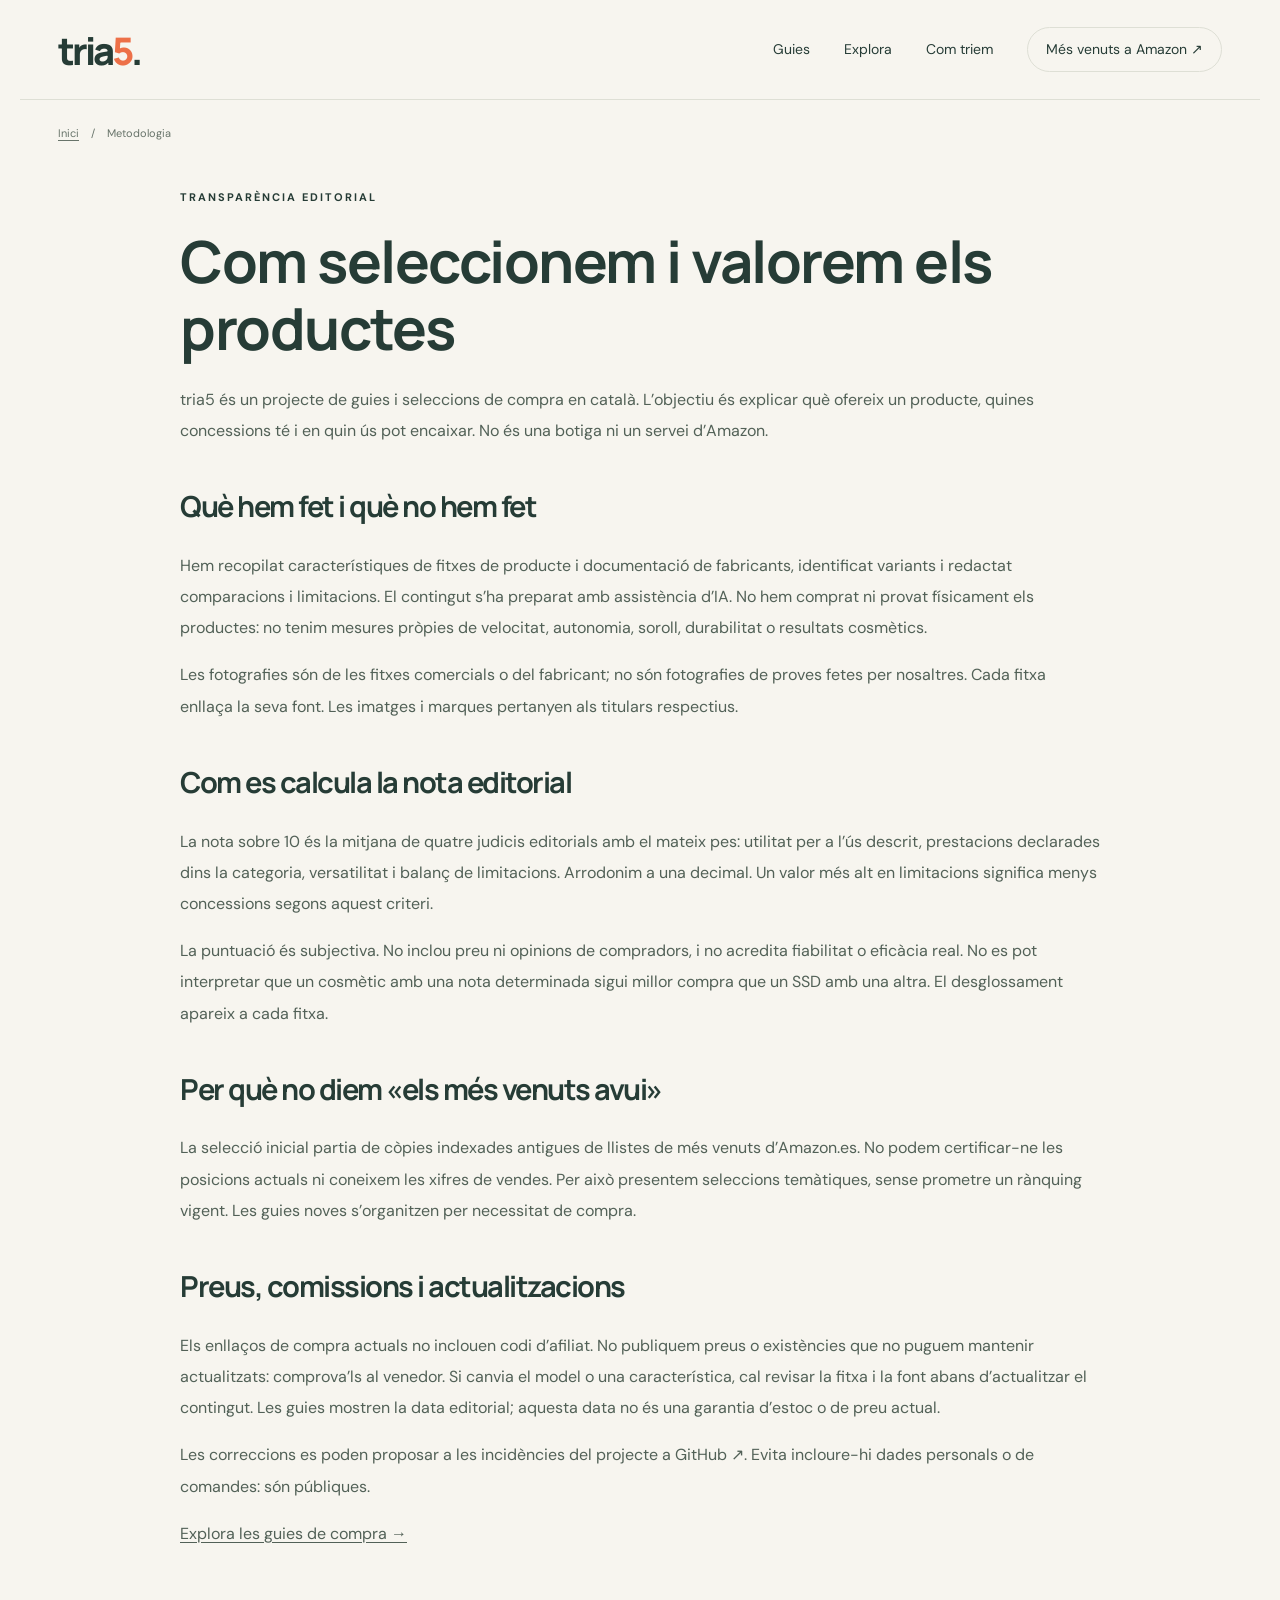
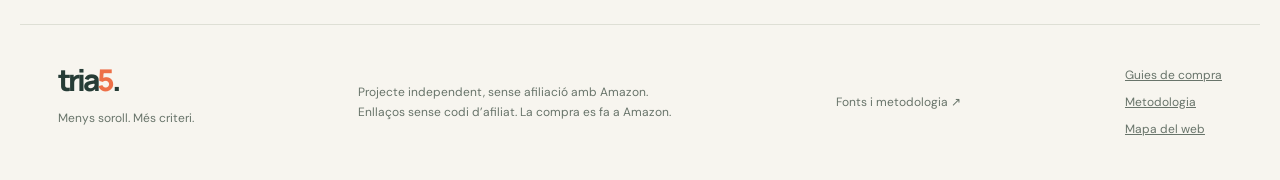
<file: metodologia.html>
<!doctype html><html lang="ca"><head><meta charset="utf-8"><meta name="viewport" content="width=device-width,initial-scale=1"><meta name="theme-color" content="#263c36"><title>Metodologia editorial i notes dels productes | tria5</title><meta name="description" content="Com treballa tria5: fonts, assistència d’IA, notes editorials, limitacions i fotografies. Sense proves físiques ni rànquings de vendes actuals inventats."><!-- seo:start --><link rel="canonical" href="https://skirep.github.io/amazon-top5-cat/metodologia.html"><meta name="robots" content="index,follow,max-image-preview:large"><meta property="og:locale" content="ca_ES"><meta property="og:type" content="website"><meta property="og:site_name" content="tria5"><meta property="og:title" content="Metodologia editorial i notes dels productes | tria5"><meta property="og:description" content="Com treballa tria5: fonts, assistència d’IA, notes editorials, limitacions i fotografies. Sense proves físiques ni rànquings de vendes actuals inventats."><meta property="og:url" content="https://skirep.github.io/amazon-top5-cat/metodologia.html"><meta property="og:image" content="https://skirep.github.io/amazon-top5-cat/assets/products/B0CFPWLGF2.jpg"><meta property="og:image:alt" content="Kindle Paperwhite 16 GB · negre"><meta name="twitter:card" content="summary_large_image"><meta name="twitter:title" content="Metodologia editorial i notes dels productes | tria5"><meta name="twitter:description" content="Com treballa tria5: fonts, assistència d’IA, notes editorials, limitacions i fotografies. Sense proves físiques ni rànquings de vendes actuals inventats."><meta name="twitter:image" content="https://skirep.github.io/amazon-top5-cat/assets/products/B0CFPWLGF2.jpg"><script type="application/ld+json">{"@context": "https://schema.org", "@graph": [{"@type": "Organization", "@id": "https://skirep.github.io/amazon-top5-cat/#organization", "name": "tria5", "url": "https://skirep.github.io/amazon-top5-cat/"}, {"@type": "WebSite", "@id": "https://skirep.github.io/amazon-top5-cat/#website", "url": "https://skirep.github.io/amazon-top5-cat/", "name": "tria5", "inLanguage": "ca", "publisher": {"@id": "https://skirep.github.io/amazon-top5-cat/#organization"}}, {"@type": "WebPage", "@id": "https://skirep.github.io/amazon-top5-cat/metodologia.html#page", "url": "https://skirep.github.io/amazon-top5-cat/metodologia.html", "name": "Metodologia editorial i notes dels productes", "description": "Com treballa tria5: fonts, assistència d’IA, notes editorials, limitacions i fotografies. Sense proves físiques ni rànquings de vendes actuals inventats.", "inLanguage": "ca", "isPartOf": {"@id": "https://skirep.github.io/amazon-top5-cat/#website"}}, {"@type": "BreadcrumbList", "@id": "https://skirep.github.io/amazon-top5-cat/metodologia.html#breadcrumbs", "itemListElement": [{"@type": "ListItem", "position": 1, "name": "Inici", "item": "https://skirep.github.io/amazon-top5-cat/"}, {"@type": "ListItem", "position": 2, "name": "Metodologia editorial i notes dels productes", "item": "https://skirep.github.io/amazon-top5-cat/metodologia.html"}]}]}</script><!-- seo:end --><link rel="stylesheet" href="styles.css"><script src="app.js" defer></script></head><body><a class="skip" href="#main">Salta al contingut</a><header><a class="brand" href="./" aria-label="Tria 5, inici">tria<span>5</span><i>.</i></a><nav aria-label="Principal"><a href="guies.html">Guies</a><a href="./#categories">Explora</a><a href="./#criteri">Com triem</a><a class="nav-cta" href="https://www.amazon.es/gp/bestsellers" target="_blank" rel="noopener noreferrer">Més venuts a Amazon ↗</a></nav></header><main id="main"><nav class="breadcrumbs" aria-label="Fil d’Ariadna"><a href="./">Inici</a><span aria-hidden="true">/</span><span aria-current="page">Metodologia</span></nav><article class="editorial-guide"><header class="guide-heading"><p class="eyebrow">TRANSPARÈNCIA EDITORIAL</p><h1>Com seleccionem i valorem els productes</h1></header><p>tria5 és un projecte de guies i seleccions de compra en català. L’objectiu és explicar què ofereix un producte, quines concessions té i en quin ús pot encaixar. No és una botiga ni un servei d’Amazon.</p><section><h2>Què hem fet i què no hem fet</h2><p>Hem recopilat característiques de fitxes de producte i documentació de fabricants, identificat variants i redactat comparacions i limitacions. El contingut s’ha preparat amb assistència d’IA. No hem comprat ni provat físicament els productes: no tenim mesures pròpies de velocitat, autonomia, soroll, durabilitat o resultats cosmètics.</p><p>Les fotografies són de les fitxes comercials o del fabricant; no són fotografies de proves fetes per nosaltres. Cada fitxa enllaça la seva font. Les imatges i marques pertanyen als titulars respectius.</p></section><section><h2>Com es calcula la nota editorial</h2><p>La nota sobre 10 és la mitjana de quatre judicis editorials amb el mateix pes: utilitat per a l’ús descrit, prestacions declarades dins la categoria, versatilitat i balanç de limitacions. Arrodonim a una decimal. Un valor més alt en limitacions significa menys concessions segons aquest criteri.</p><p>La puntuació és subjectiva. No inclou preu ni opinions de compradors, i no acredita fiabilitat o eficàcia real. No es pot interpretar que un cosmètic amb una nota determinada sigui millor compra que un SSD amb una altra. El desglossament apareix a cada fitxa.</p></section><section><h2>Per què no diem «els més venuts avui»</h2><p>La selecció inicial partia de còpies indexades antigues de llistes de més venuts d’Amazon.es. No podem certificar-ne les posicions actuals ni coneixem les xifres de vendes. Per això presentem seleccions temàtiques, sense prometre un rànquing vigent. Les guies noves s’organitzen per necessitat de compra.</p></section><section><h2>Preus, comissions i actualitzacions</h2><p>Els enllaços de compra actuals no inclouen codi d’afiliat. No publiquem preus o existències que no puguem mantenir actualitzats: comprova’ls al venedor. Si canvia el model o una característica, cal revisar la fitxa i la font abans d’actualitzar el contingut. Les guies mostren la data editorial; aquesta data no és una garantia d’estoc o de preu actual.</p><p>Les correccions es poden proposar a <a href="https://github.com/skirep/amazon-top5-cat/issues" target="_blank" rel="noopener noreferrer">les incidències del projecte a GitHub ↗</a>. Evita incloure-hi dades personals o de comandes: són públiques.</p></section><p><a href="guies.html">Explora les guies de compra →</a></p></article></main><footer><div><a class="brand" href="./">tria<span>5</span><i>.</i></a><p>Menys soroll. Més criteri.</p></div><p>Projecte independent, sense afiliació amb Amazon.<br>Enllaços sense codi d’afiliat. La compra es fa a Amazon.</p><a href="./#criteri">Fonts i metodologia ↗</a><div class="footer-resources"><a href="guies.html">Guies de compra</a><a href="metodologia.html">Metodologia</a><a href="sitemap.xml">Mapa del web</a></div></footer></body></html>
</file>
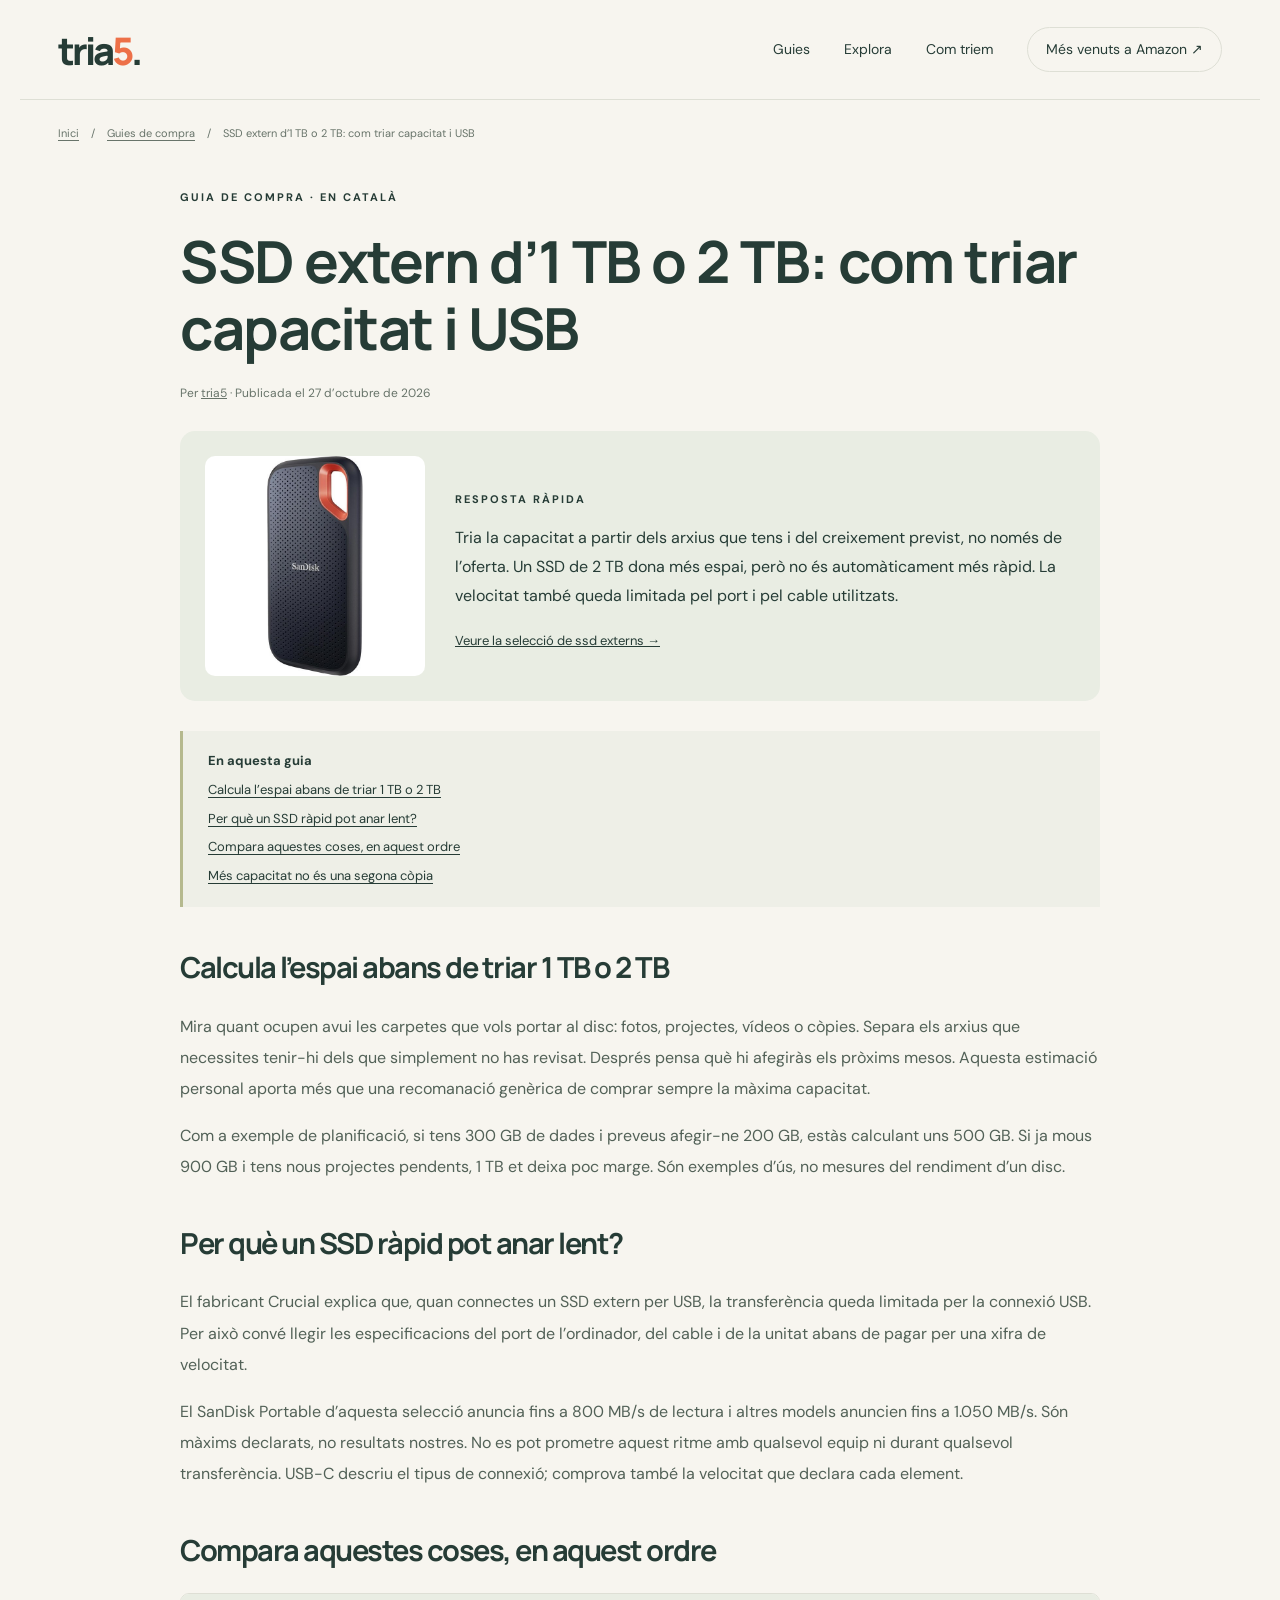
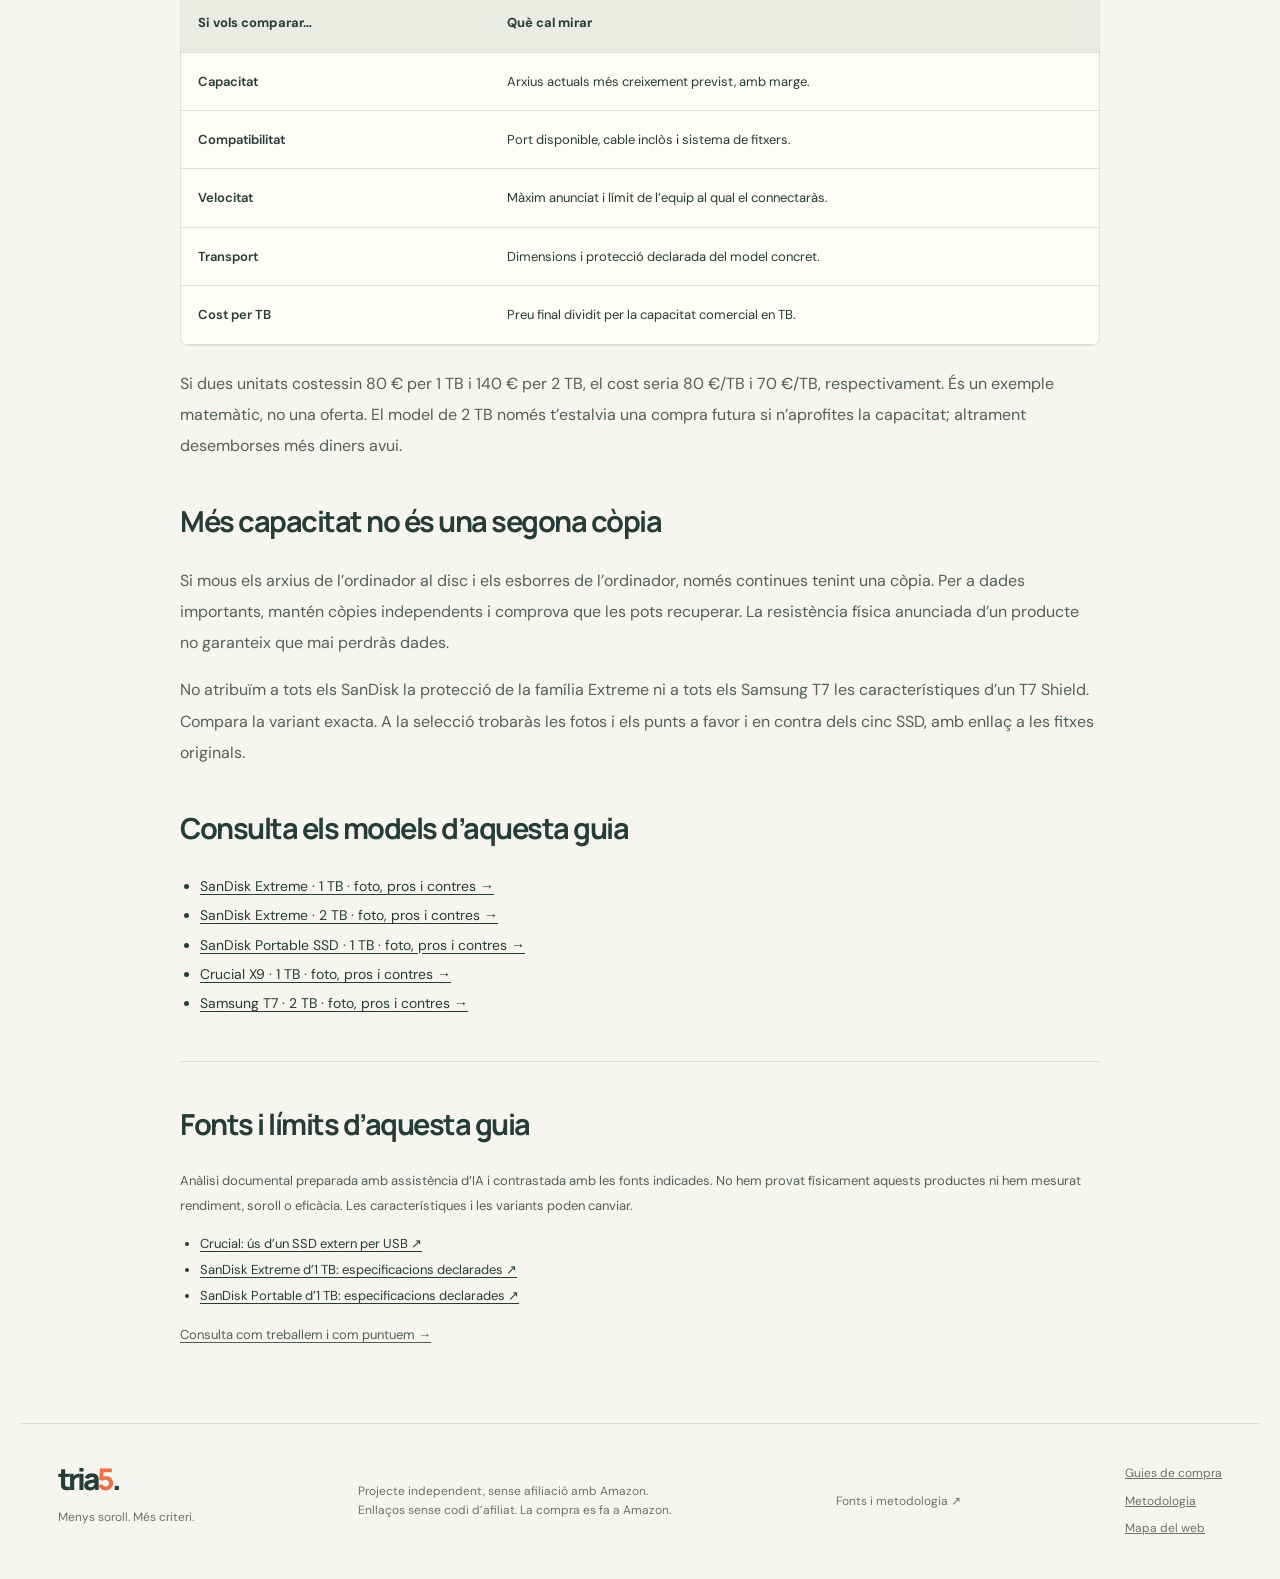
<file: ssd-extern-1tb-o-2tb.html>
<!doctype html><html lang="ca"><head><meta charset="utf-8"><meta name="viewport" content="width=device-width,initial-scale=1"><meta name="theme-color" content="#263c36"><title>SSD extern d’1 TB o 2 TB: com triar capacitat i USB | tria5</title><meta name="description" content="Guia per triar un SSD extern d’1 TB o 2 TB: calcula l’espai que necessites, revisa el port USB i compara el cost per TB abans de comprar."><!-- seo:start --><link rel="canonical" href="https://skirep.github.io/amazon-top5-cat/ssd-extern-1tb-o-2tb.html"><meta name="robots" content="index,follow,max-image-preview:large"><meta property="og:locale" content="ca_ES"><meta property="og:type" content="article"><meta property="og:site_name" content="tria5"><meta property="og:title" content="SSD extern d’1 TB o 2 TB: com triar capacitat i USB | tria5"><meta property="og:description" content="Guia per triar un SSD extern d’1 TB o 2 TB: calcula l’espai que necessites, revisa el port USB i compara el cost per TB abans de comprar."><meta property="og:url" content="https://skirep.github.io/amazon-top5-cat/ssd-extern-1tb-o-2tb.html"><meta property="og:image" content="https://skirep.github.io/amazon-top5-cat/assets/products/B08GTYFC37.jpg"><meta property="og:image:alt" content="SanDisk Extreme · 1 TB"><meta name="twitter:card" content="summary_large_image"><meta name="twitter:title" content="SSD extern d’1 TB o 2 TB: com triar capacitat i USB | tria5"><meta name="twitter:description" content="Guia per triar un SSD extern d’1 TB o 2 TB: calcula l’espai que necessites, revisa el port USB i compara el cost per TB abans de comprar."><meta name="twitter:image" content="https://skirep.github.io/amazon-top5-cat/assets/products/B08GTYFC37.jpg"><script type="application/ld+json">{"@context": "https://schema.org", "@graph": [{"@type": "Organization", "@id": "https://skirep.github.io/amazon-top5-cat/#organization", "name": "tria5", "url": "https://skirep.github.io/amazon-top5-cat/"}, {"@type": "WebSite", "@id": "https://skirep.github.io/amazon-top5-cat/#website", "url": "https://skirep.github.io/amazon-top5-cat/", "name": "tria5", "inLanguage": "ca", "publisher": {"@id": "https://skirep.github.io/amazon-top5-cat/#organization"}}, {"@type": "Article", "@id": "https://skirep.github.io/amazon-top5-cat/ssd-extern-1tb-o-2tb.html#page", "url": "https://skirep.github.io/amazon-top5-cat/ssd-extern-1tb-o-2tb.html", "name": "SSD extern d’1 TB o 2 TB: com triar capacitat i USB", "description": "Guia per triar un SSD extern d’1 TB o 2 TB: calcula l’espai que necessites, revisa el port USB i compara el cost per TB abans de comprar.", "inLanguage": "ca", "isPartOf": {"@id": "https://skirep.github.io/amazon-top5-cat/#website"}, "headline": "SSD extern d’1 TB o 2 TB: com triar capacitat i USB", "image": ["https://skirep.github.io/amazon-top5-cat/assets/products/B08GTYFC37.jpg"], "author": {"@id": "https://skirep.github.io/amazon-top5-cat/#organization"}, "publisher": {"@id": "https://skirep.github.io/amazon-top5-cat/#organization"}, "datePublished": "2026-10-27", "dateModified": "2026-10-27", "mainEntityOfPage": "https://skirep.github.io/amazon-top5-cat/ssd-extern-1tb-o-2tb.html"}, {"@type": "BreadcrumbList", "@id": "https://skirep.github.io/amazon-top5-cat/ssd-extern-1tb-o-2tb.html#breadcrumbs", "itemListElement": [{"@type": "ListItem", "position": 1, "name": "Inici", "item": "https://skirep.github.io/amazon-top5-cat/"}, {"@type": "ListItem", "position": 2, "name": "Guies de compra", "item": "https://skirep.github.io/amazon-top5-cat/guies.html"}, {"@type": "ListItem", "position": 3, "name": "SSD extern d’1 TB o 2 TB: com triar capacitat i USB", "item": "https://skirep.github.io/amazon-top5-cat/ssd-extern-1tb-o-2tb.html"}]}]}</script><!-- seo:end --><link rel="stylesheet" href="styles.css"><script src="app.js" defer></script></head><body><a class="skip" href="#main">Salta al contingut</a><header><a class="brand" href="./" aria-label="Tria 5, inici">tria<span>5</span><i>.</i></a><nav aria-label="Principal"><a href="guies.html">Guies</a><a href="./#categories">Explora</a><a href="./#criteri">Com triem</a><a class="nav-cta" href="https://www.amazon.es/gp/bestsellers" target="_blank" rel="noopener noreferrer">Més venuts a Amazon ↗</a></nav></header><main id="main"><nav class="breadcrumbs" aria-label="Fil d’Ariadna"><a href="./">Inici</a><span aria-hidden="true">/</span><a href="guies.html">Guies de compra</a><span aria-hidden="true">/</span><span aria-current="page">SSD extern d’1 TB o 2 TB: com triar capacitat i USB</span></nav><article class="editorial-guide"><header class="guide-heading"><p class="eyebrow">GUIA DE COMPRA · EN CATALÀ</p><h1>SSD extern d’1 TB o 2 TB: com triar capacitat i USB</h1><p class="byline">Per <a href="metodologia.html">tria5</a> · Publicada el <time datetime="2026-10-27">27 d’octubre de 2026</time></p></header><div class="guide-lead"><img class="guide-photo" src="assets/products/B08GTYFC37.jpg" alt="SanDisk Extreme · 1 TB" width="680" height="680" fetchpriority="high" decoding="async"><div><p class="eyebrow">RESPOSTA RÀPIDA</p><p>Tria la capacitat a partir dels arxius que tens i del creixement previst, no només de l’oferta. Un SSD de 2 TB dona més espai, però no és automàticament més ràpid. La velocitat també queda limitada pel port i pel cable utilitzats.</p><a href="ssd-externs.html">Veure la selecció de ssd externs →</a></div></div><nav class="toc" aria-label="En aquesta guia"><strong>En aquesta guia</strong><a href="#capacitat">Calcula l’espai abans de triar 1 TB o 2 TB</a><a href="#usb">Per què un SSD ràpid pot anar lent?</a><a href="#comparar">Compara aquestes coses, en aquest ordre</a><a href="#copies">Més capacitat no és una segona còpia</a></nav><section id="capacitat"><h2>Calcula l’espai abans de triar 1 TB o 2 TB</h2><p>Mira quant ocupen avui les carpetes que vols portar al disc: fotos, projectes, vídeos o còpies. Separa els arxius que necessites tenir-hi dels que simplement no has revisat. Després pensa què hi afegiràs els pròxims mesos. Aquesta estimació personal aporta més que una recomanació genèrica de comprar sempre la màxima capacitat.</p><p>Com a exemple de planificació, si tens 300 GB de dades i preveus afegir-ne 200 GB, estàs calculant uns 500 GB. Si ja mous 900 GB i tens nous projectes pendents, 1 TB et deixa poc marge. Són exemples d’ús, no mesures del rendiment d’un disc.</p></section><section id="usb"><h2>Per què un SSD ràpid pot anar lent?</h2><p>El fabricant Crucial explica que, quan connectes un SSD extern per USB, la transferència queda limitada per la connexió USB. Per això convé llegir les especificacions del port de l’ordinador, del cable i de la unitat abans de pagar per una xifra de velocitat.</p><p>El SanDisk Portable d’aquesta selecció anuncia fins a 800 MB/s de lectura i altres models anuncien fins a 1.050 MB/s. Són màxims declarats, no resultats nostres. No es pot prometre aquest ritme amb qualsevol equip ni durant qualsevol transferència. USB-C descriu el tipus de connexió; comprova també la velocitat que declara cada element.</p></section><section id="comparar"><h2>Compara aquestes coses, en aquest ordre</h2><div class="table-wrap"><table><thead><tr><th scope="col">Si vols comparar…</th><th scope="col">Què cal mirar</th></tr></thead><tbody><tr><th scope="row">Capacitat</th><td>Arxius actuals més creixement previst, amb marge.</td></tr><tr><th scope="row">Compatibilitat</th><td>Port disponible, cable inclòs i sistema de fitxers.</td></tr><tr><th scope="row">Velocitat</th><td>Màxim anunciat i límit de l’equip al qual el connectaràs.</td></tr><tr><th scope="row">Transport</th><td>Dimensions i protecció declarada del model concret.</td></tr><tr><th scope="row">Cost per TB</th><td>Preu final dividit per la capacitat comercial en TB.</td></tr></tbody></table></div><p>Si dues unitats costessin 80 € per 1 TB i 140 € per 2 TB, el cost seria 80 €/TB i 70 €/TB, respectivament. És un exemple matemàtic, no una oferta. El model de 2 TB només t’estalvia una compra futura si n’aprofites la capacitat; altrament desemborses més diners avui.</p></section><section id="copies"><h2>Més capacitat no és una segona còpia</h2><p>Si mous els arxius de l’ordinador al disc i els esborres de l’ordinador, només continues tenint una còpia. Per a dades importants, mantén còpies independents i comprova que les pots recuperar. La resistència física anunciada d’un producte no garanteix que mai perdràs dades.</p><p>No atribuïm a tots els SanDisk la protecció de la família Extreme ni a tots els Samsung T7 les característiques d’un T7 Shield. Compara la variant exacta. A la selecció trobaràs les fotos i els punts a favor i en contra dels cinc SSD, amb enllaç a les fitxes originals.</p></section><section><h2>Consulta els models d’aquesta guia</h2><ul class="related-products"><li><a href="ssd-externs.html#product-B08GTYFC37">SanDisk Extreme · 1 TB · foto, pros i contres →</a></li><li><a href="ssd-externs.html#product-B08HN37XC1">SanDisk Extreme · 2 TB · foto, pros i contres →</a></li><li><a href="ssd-externs.html#product-B0C5JQ68FY">SanDisk Portable SSD · 1 TB · foto, pros i contres →</a></li><li><a href="ssd-externs.html#product-B0CGW1FQV4">Crucial X9 · 1 TB · foto, pros i contres →</a></li><li><a href="ssd-externs.html#product-B087DFFJRD">Samsung T7 · 2 TB · foto, pros i contres →</a></li></ul></section><section class="source-list"><h2>Fonts i límits d’aquesta guia</h2><p>Anàlisi documental preparada amb assistència d’IA i contrastada amb les fonts indicades. No hem provat físicament aquests productes ni hem mesurat rendiment, soroll o eficàcia. Les característiques i les variants poden canviar.</p><ul><li><a href="https://www.crucial.com/support/articles-faq-ssd/using-ssd-via-usb-as-data-drive" target="_blank" rel="noopener noreferrer">Crucial: ús d’un SSD extern per USB ↗</a></li><li><a href="https://www.amazon.es/dp/B08GTYFC37" target="_blank" rel="noopener noreferrer">SanDisk Extreme d’1 TB: especificacions declarades ↗</a></li><li><a href="https://www.amazon.es/dp/B0C5JQ68FY" target="_blank" rel="noopener noreferrer">SanDisk Portable d’1 TB: especificacions declarades ↗</a></li></ul><p><a href="metodologia.html">Consulta com treballem i com puntuem →</a></p></section></article></main><footer><div><a class="brand" href="./">tria<span>5</span><i>.</i></a><p>Menys soroll. Més criteri.</p></div><p>Projecte independent, sense afiliació amb Amazon.<br>Enllaços sense codi d’afiliat. La compra es fa a Amazon.</p><a href="./#criteri">Fonts i metodologia ↗</a><div class="footer-resources"><a href="guies.html">Guies de compra</a><a href="metodologia.html">Metodologia</a><a href="sitemap.xml">Mapa del web</a></div></footer></body></html>
</file>
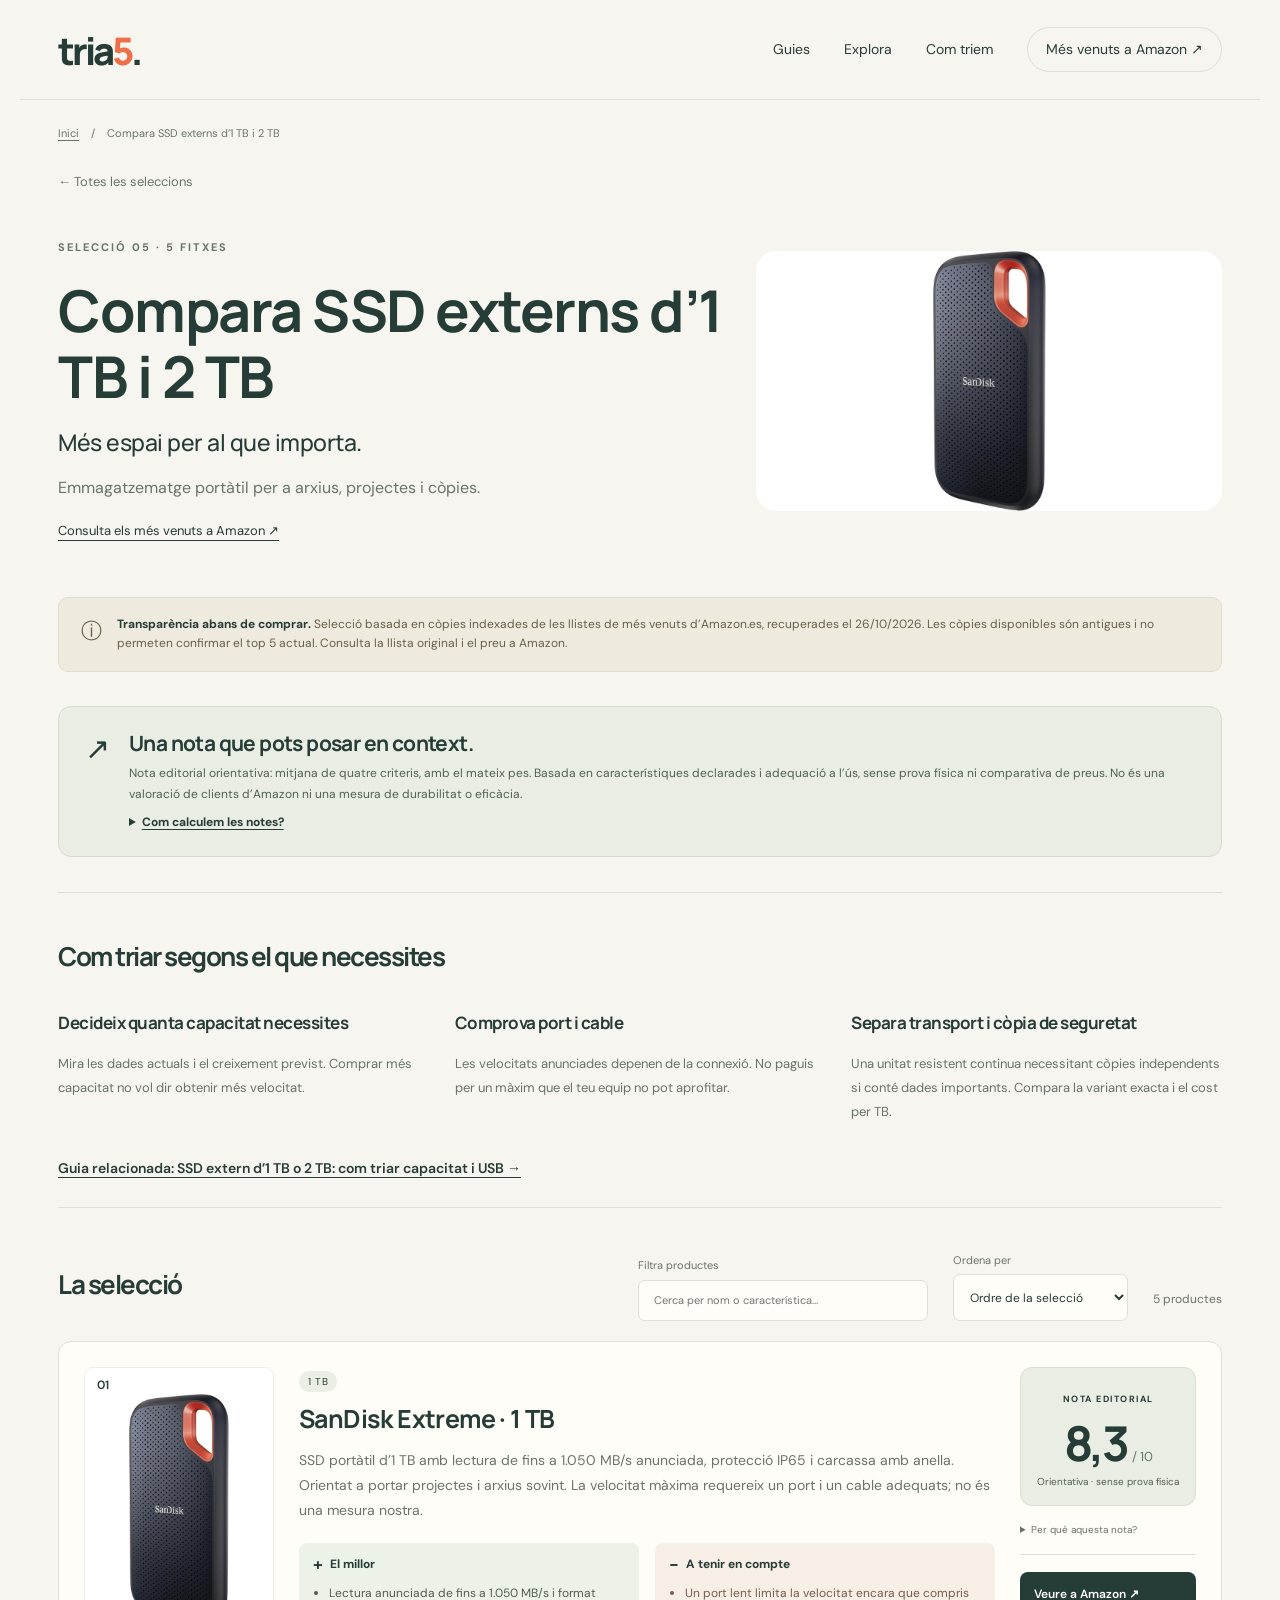
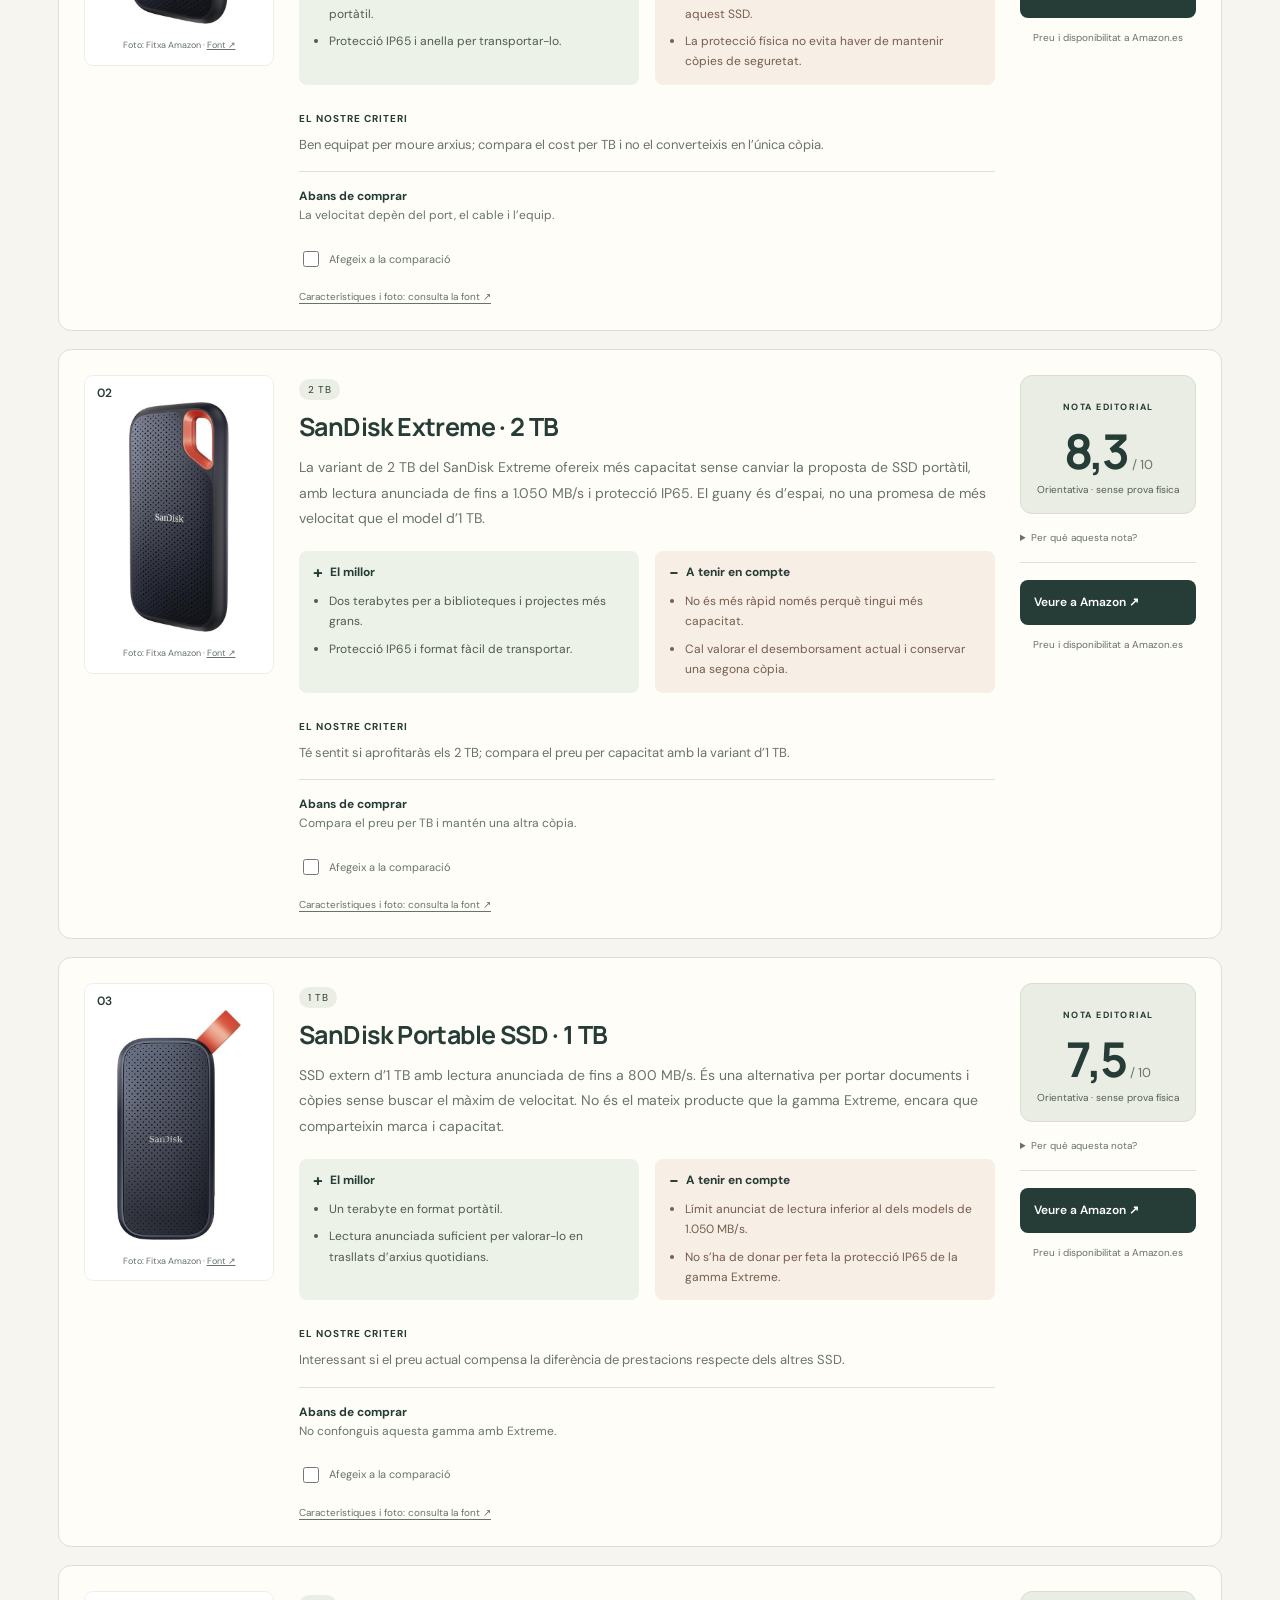
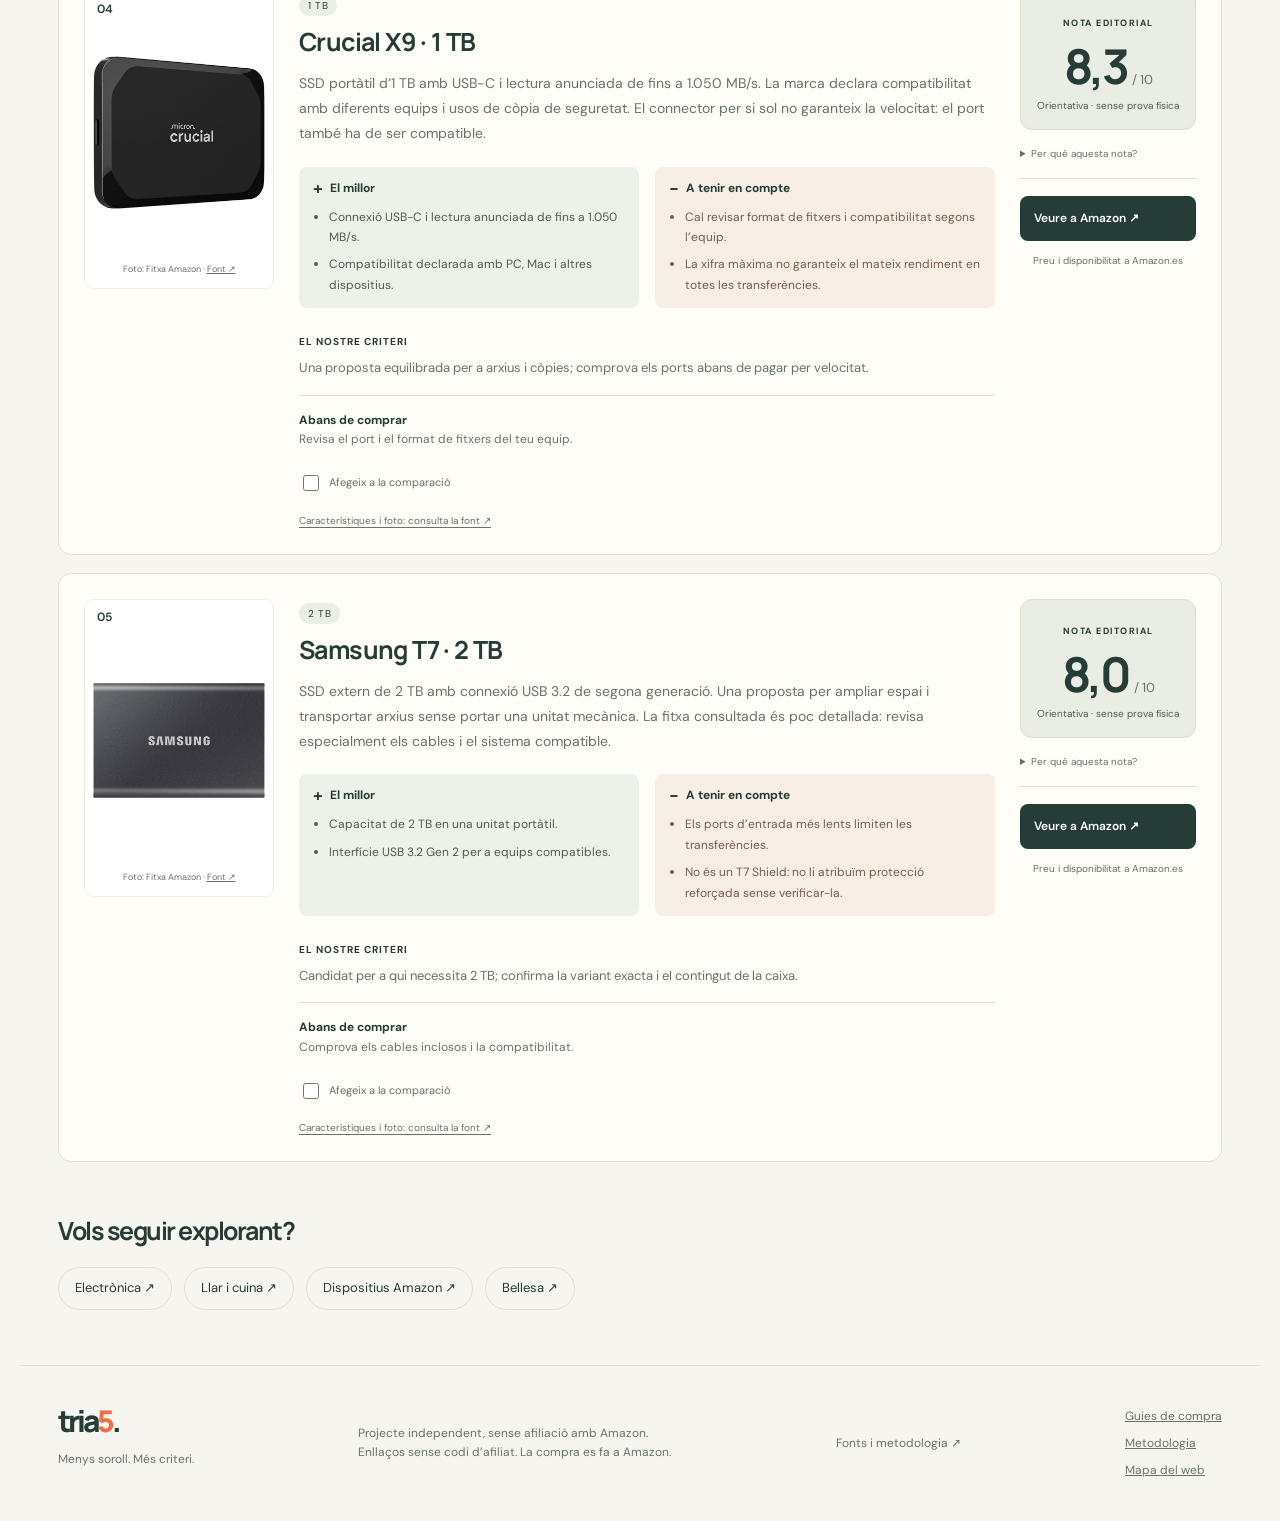
<file: ssd-externs.html>
<!doctype html><html lang="ca"><head><meta charset="utf-8"><meta name="viewport" content="width=device-width,initial-scale=1"><meta name="theme-color" content="#263c36"><title>SSD externs d’1 TB i 2 TB: SanDisk, Crucial i Samsung | tria5</title><meta name="description" content="Compara cinc SSD externs d’1 TB i 2 TB: capacitat, velocitats anunciades, USB, fotos i limitacions. Guia per triar sense pagar per prestacions que no uses."><link rel="stylesheet" href="styles.css"><script src="app.js" defer></script><!-- seo:start --><link rel="canonical" href="https://skirep.github.io/amazon-top5-cat/ssd-externs.html"><meta name="robots" content="index,follow,max-image-preview:large"><meta property="og:locale" content="ca_ES"><meta property="og:type" content="website"><meta property="og:site_name" content="tria5"><meta property="og:title" content="SSD externs d’1 TB i 2 TB: SanDisk, Crucial i Samsung | tria5"><meta property="og:description" content="Compara cinc SSD externs d’1 TB i 2 TB: capacitat, velocitats anunciades, USB, fotos i limitacions. Guia per triar sense pagar per prestacions que no uses."><meta property="og:url" content="https://skirep.github.io/amazon-top5-cat/ssd-externs.html"><meta property="og:image" content="https://skirep.github.io/amazon-top5-cat/assets/products/B08GTYFC37.jpg"><meta property="og:image:alt" content="SanDisk Extreme · 1 TB"><meta name="twitter:card" content="summary_large_image"><meta name="twitter:title" content="SSD externs d’1 TB i 2 TB: SanDisk, Crucial i Samsung | tria5"><meta name="twitter:description" content="Compara cinc SSD externs d’1 TB i 2 TB: capacitat, velocitats anunciades, USB, fotos i limitacions. Guia per triar sense pagar per prestacions que no uses."><meta name="twitter:image" content="https://skirep.github.io/amazon-top5-cat/assets/products/B08GTYFC37.jpg"><script type="application/ld+json">{"@context": "https://schema.org", "@graph": [{"@type": "Organization", "@id": "https://skirep.github.io/amazon-top5-cat/#organization", "name": "tria5", "url": "https://skirep.github.io/amazon-top5-cat/"}, {"@type": "WebSite", "@id": "https://skirep.github.io/amazon-top5-cat/#website", "url": "https://skirep.github.io/amazon-top5-cat/", "name": "tria5", "inLanguage": "ca", "publisher": {"@id": "https://skirep.github.io/amazon-top5-cat/#organization"}}, {"@type": "CollectionPage", "@id": "https://skirep.github.io/amazon-top5-cat/ssd-externs.html#page", "url": "https://skirep.github.io/amazon-top5-cat/ssd-externs.html", "name": "SSD externs d’1 TB i 2 TB: SanDisk, Crucial i Samsung", "description": "Compara cinc SSD externs d’1 TB i 2 TB: capacitat, velocitats anunciades, USB, fotos i limitacions. Guia per triar sense pagar per prestacions que no uses.", "inLanguage": "ca", "isPartOf": {"@id": "https://skirep.github.io/amazon-top5-cat/#website"}, "mainEntity": {"@id": "https://skirep.github.io/amazon-top5-cat/ssd-externs.html#selection"}}, {"@type": "BreadcrumbList", "@id": "https://skirep.github.io/amazon-top5-cat/ssd-externs.html#breadcrumbs", "itemListElement": [{"@type": "ListItem", "position": 1, "name": "Inici", "item": "https://skirep.github.io/amazon-top5-cat/"}, {"@type": "ListItem", "position": 2, "name": "SSD externs d’1 TB i 2 TB: SanDisk, Crucial i Samsung", "item": "https://skirep.github.io/amazon-top5-cat/ssd-externs.html"}]}, {"@type": "ItemList", "@id": "https://skirep.github.io/amazon-top5-cat/ssd-externs.html#selection", "name": "Productes inclosos a la selecció", "itemListOrder": "https://schema.org/ItemListUnordered", "itemListElement": [{"@type": "ListItem", "position": 1, "name": "SanDisk Extreme · 1 TB", "url": "https://skirep.github.io/amazon-top5-cat/ssd-externs.html#product-B08GTYFC37"}, {"@type": "ListItem", "position": 2, "name": "SanDisk Extreme · 2 TB", "url": "https://skirep.github.io/amazon-top5-cat/ssd-externs.html#product-B08HN37XC1"}, {"@type": "ListItem", "position": 3, "name": "SanDisk Portable SSD · 1 TB", "url": "https://skirep.github.io/amazon-top5-cat/ssd-externs.html#product-B0C5JQ68FY"}, {"@type": "ListItem", "position": 4, "name": "Crucial X9 · 1 TB", "url": "https://skirep.github.io/amazon-top5-cat/ssd-externs.html#product-B0CGW1FQV4"}, {"@type": "ListItem", "position": 5, "name": "Samsung T7 · 2 TB", "url": "https://skirep.github.io/amazon-top5-cat/ssd-externs.html#product-B087DFFJRD"}]}]}</script><!-- seo:end --></head><body><a class="skip" href="#main">Salta al contingut</a><header><a class="brand" href="./" aria-label="Tria 5, inici">tria<span>5</span><i>.</i></a><nav aria-label="Principal"><a href="guies.html">Guies</a><a href="./#categories">Explora</a><a href="./#criteri">Com triem</a><a class="nav-cta" href="https://www.amazon.es/gp/bestsellers" target="_blank" rel="noopener noreferrer">Més venuts a Amazon ↗</a></nav></header><main id="main"><nav class="breadcrumbs" aria-label="Fil d’Ariadna"><a href="./">Inici</a><span aria-hidden="true">/</span><span aria-current="page">Compara SSD externs d’1 TB i 2 TB</span></nav><a class="back" href="./#categories">← Totes les seleccions</a><section class="category-hero" style="--accent:#99b2ba"><div><p class="eyebrow">SELECCIÓ 05 · 5 FITXES</p><h1>Compara SSD externs d’1 TB i 2 TB</h1><h2>Més espai per al que importa.</h2><p>Emmagatzematge portàtil per a arxius, projectes i còpies.</p><a class="text-link" href="https://www.amazon.es/gp/bestsellers/computers/937905031" target="_blank" rel="noopener noreferrer">Consulta els més venuts a Amazon ↗</a></div><div><img class="category-hero-photo" src="assets/products/B08GTYFC37.jpg" alt="SanDisk Extreme · 1 TB" width="680" height="680" fetchpriority="high" decoding="async"></div></section><aside class="notice"><span aria-hidden="true">ⓘ</span><p><strong>Transparència abans de comprar.</strong> Selecció basada en còpies indexades de les llistes de més venuts d’Amazon.es, recuperades el 26/10/2026. Les còpies disponibles són antigues i no permeten confirmar el top 5 actual. Consulta la llista original i el preu a Amazon.</p></aside><aside class="rating-method" id="notes"><span class="rating-method-icon" aria-hidden="true">↗</span><div><h2>Una nota que pots posar en context.</h2><p>Nota editorial orientativa: mitjana de quatre criteris, amb el mateix pes. Basada en característiques declarades i adequació a l’ús, sense prova física ni comparativa de preus. No és una valoració de clients d’Amazon ni una mesura de durabilitat o eficàcia.</p><details><summary>Com calculem les notes?</summary><p>Cada criteri puntua de 0 a 10: utilitat per a l’ús descrit, prestacions declarades dins la seva categoria, versatilitat i balanç de limitacions (més alt vol dir menys concessions). La nota és la mitjana aritmètica, arrodonida a una decimal. Són judicis editorials subjectius, no resultats de laboratori. Les notes de categories diferents no estableixen un rànquing universal. La informació incompleta o les limitacions resten puntuació.</p><p>No hem avaluat fiabilitat a llarg termini, rendiment real, soroll, tolerància cutània ni resultats cosmètics. El preu i les opinions d’Amazon no entren en el càlcul. Revisió: 26/10/2026.</p></details></div></aside><!-- buying:start --><section class="buying-advice"><h2>Com triar segons el que necessites</h2><div class="advice-grid"><div><h3>Decideix quanta capacitat necessites</h3><p>Mira les dades actuals i el creixement previst. Comprar més capacitat no vol dir obtenir més velocitat.</p></div><div><h3>Comprova port i cable</h3><p>Les velocitats anunciades depenen de la connexió. No paguis per un màxim que el teu equip no pot aprofitar.</p></div><div><h3>Separa transport i còpia de seguretat</h3><p>Una unitat resistent continua necessitant còpies independents si conté dades importants. Compara la variant exacta i el cost per TB.</p></div></div><a class="guide-inline" href="ssd-extern-1tb-o-2tb.html">Guia relacionada: SSD extern d’1 TB o 2 TB: com triar capacitat i USB →</a></section><!-- buying:end --><div class="product-tools"><h2>La selecció</h2><label for="search">Filtra productes<input id="search" type="search" placeholder="Cerca per nom o característica…"></label><label for="sort">Ordena per<select id="sort"><option value="selection">Ordre de la selecció</option><option value="score">Nota editorial més alta</option></select></label><p id="result-count" aria-live="polite">5 productes</p></div><div class="products"><article class="product" id="product-B08GTYFC37" data-search="sandisk extreme · 1 tb ssd portàtil d’1 tb amb lectura de fins a 1.050 mb/s anunciada, protecció ip65 i carcassa amb anella. orientat a portar projectes i arxius sovint. la velocitat màxima requereix un port i un cable adequats; no és una mesura nostra. lectura anunciada de fins a 1.050 mb/s i format portàtil. · protecció ip65 i anella per transportar-lo. un port lent limita la velocitat encara que compris aquest ssd. · la protecció física no evita haver de mantenir còpies de seguretat. ben equipat per moure arxius; compara el cost per tb i no el converteixis en l’única còpia. 1 tb" data-id="ssd-externs-0" data-name="SanDisk Extreme · 1 TB" data-summary="SSD portàtil d’1 TB amb lectura de fins a 1.050 MB/s anunciada, protecció IP65 i carcassa amb anella. Orientat a portar projectes i arxius sovint. La velocitat màxima requereix un port i un cable adequats; no és una mesura nostra." data-check="La velocitat depèn del port, el cable i l’equip." data-url="https://www.amazon.es/dp/B08GTYFC37" data-score="8,3" data-pros="Lectura anunciada de fins a 1.050 MB/s i format portàtil. · Protecció IP65 i anella per transportar-lo." data-cons="Un port lent limita la velocitat encara que compris aquest SSD. · La protecció física no evita haver de mantenir còpies de seguretat." data-verdict="Ben equipat per moure arxius; compara el cost per TB i no el converteixis en l’única còpia." data-order="01"><figure class="product-art"><span class="product-number">01</span><a href="assets/products/B08GTYFC37.jpg" target="_blank" rel="noopener noreferrer" aria-label="Amplia la foto de SanDisk Extreme · 1 TB"><img class="product-photo" src="assets/products/B08GTYFC37.jpg" alt="SanDisk Extreme · 1 TB" width="680" height="680" loading="lazy" decoding="async"></a><figcaption>Foto: Fitxa Amazon · <a href="https://www.amazon.es/dp/B08GTYFC37" target="_blank" rel="noopener noreferrer">Font ↗</a></figcaption></figure><div class="product-info"><span class="pill">1 TB</span><h3>SanDisk Extreme · 1 TB</h3><p class="description">SSD portàtil d’1 TB amb lectura de fins a 1.050 MB/s anunciada, protecció IP65 i carcassa amb anella. Orientat a portar projectes i arxius sovint. La velocitat màxima requereix un port i un cable adequats; no és una mesura nostra.</p><div class="pros-cons"><section class="pros"><h4><span aria-hidden="true">+</span> El millor</h4><ul><li>Lectura anunciada de fins a 1.050 MB/s i format portàtil.</li><li>Protecció IP65 i anella per transportar-lo.</li></ul></section><section class="cons"><h4><span aria-hidden="true">−</span> A tenir en compte</h4><ul><li>Un port lent limita la velocitat encara que compris aquest SSD.</li><li>La protecció física no evita haver de mantenir còpies de seguretat.</li></ul></section></div><p class="verdict"><b>El nostre criteri</b> Ben equipat per moure arxius; compara el cost per TB i no el converteixis en l’única còpia.</p><p class="check"><b>Abans de comprar</b> La velocitat depèn del port, el cable i l’equip.</p><label class="compare-label"><input type="checkbox" data-compare> Afegeix a la comparació</label><a class="review-source" href="https://www.amazon.es/dp/B08GTYFC37" target="_blank" rel="noopener noreferrer">Característiques i foto: consulta la font ↗</a></div><div class="product-action"><div class="editorial-score"><span>NOTA EDITORIAL</span><div><strong>8,3</strong><span>/ 10</span></div><small>Orientativa · sense prova física</small></div><details class="score-details"><summary>Per què aquesta nota?</summary><dl><div><dt>Utilitat</dt><dd>9/10</dd></div><div><dt>Prestacions declarades</dt><dd>9/10</dd></div><div><dt>Versatilitat</dt><dd>8/10</dd></div><div><dt>Balanç de limitacions</dt><dd>7/10</dd></div></dl><a href="#notes">Veure el mètode</a></details><a class="button" href="https://www.amazon.es/dp/B08GTYFC37" target="_blank" rel="noopener noreferrer" aria-label="Veure SanDisk Extreme · 1 TB a Amazon">Veure a Amazon ↗</a><small>Preu i disponibilitat a Amazon.es</small></div></article><article class="product" id="product-B08HN37XC1" data-search="sandisk extreme · 2 tb la variant de 2 tb del sandisk extreme ofereix més capacitat sense canviar la proposta de ssd portàtil, amb lectura anunciada de fins a 1.050 mb/s i protecció ip65. el guany és d’espai, no una promesa de més velocitat que el model d’1 tb. dos terabytes per a biblioteques i projectes més grans. · protecció ip65 i format fàcil de transportar. no és més ràpid només perquè tingui més capacitat. · cal valorar el desemborsament actual i conservar una segona còpia. té sentit si aprofitaràs els 2 tb; compara el preu per capacitat amb la variant d’1 tb. 2 tb" data-id="ssd-externs-1" data-name="SanDisk Extreme · 2 TB" data-summary="La variant de 2 TB del SanDisk Extreme ofereix més capacitat sense canviar la proposta de SSD portàtil, amb lectura anunciada de fins a 1.050 MB/s i protecció IP65. El guany és d’espai, no una promesa de més velocitat que el model d’1 TB." data-check="Compara el preu per TB i mantén una altra còpia." data-url="https://www.amazon.es/dp/B08HN37XC1" data-score="8,3" data-pros="Dos terabytes per a biblioteques i projectes més grans. · Protecció IP65 i format fàcil de transportar." data-cons="No és més ràpid només perquè tingui més capacitat. · Cal valorar el desemborsament actual i conservar una segona còpia." data-verdict="Té sentit si aprofitaràs els 2 TB; compara el preu per capacitat amb la variant d’1 TB." data-order="02"><figure class="product-art"><span class="product-number">02</span><a href="assets/products/B08HN37XC1.jpg" target="_blank" rel="noopener noreferrer" aria-label="Amplia la foto de SanDisk Extreme · 2 TB"><img class="product-photo" src="assets/products/B08HN37XC1.jpg" alt="SanDisk Extreme · 2 TB" width="680" height="680" loading="lazy" decoding="async"></a><figcaption>Foto: Fitxa Amazon · <a href="https://www.amazon.es/dp/B08HN37XC1" target="_blank" rel="noopener noreferrer">Font ↗</a></figcaption></figure><div class="product-info"><span class="pill">2 TB</span><h3>SanDisk Extreme · 2 TB</h3><p class="description">La variant de 2 TB del SanDisk Extreme ofereix més capacitat sense canviar la proposta de SSD portàtil, amb lectura anunciada de fins a 1.050 MB/s i protecció IP65. El guany és d’espai, no una promesa de més velocitat que el model d’1 TB.</p><div class="pros-cons"><section class="pros"><h4><span aria-hidden="true">+</span> El millor</h4><ul><li>Dos terabytes per a biblioteques i projectes més grans.</li><li>Protecció IP65 i format fàcil de transportar.</li></ul></section><section class="cons"><h4><span aria-hidden="true">−</span> A tenir en compte</h4><ul><li>No és més ràpid només perquè tingui més capacitat.</li><li>Cal valorar el desemborsament actual i conservar una segona còpia.</li></ul></section></div><p class="verdict"><b>El nostre criteri</b> Té sentit si aprofitaràs els 2 TB; compara el preu per capacitat amb la variant d’1 TB.</p><p class="check"><b>Abans de comprar</b> Compara el preu per TB i mantén una altra còpia.</p><label class="compare-label"><input type="checkbox" data-compare> Afegeix a la comparació</label><a class="review-source" href="https://www.amazon.es/dp/B08HN37XC1" target="_blank" rel="noopener noreferrer">Característiques i foto: consulta la font ↗</a></div><div class="product-action"><div class="editorial-score"><span>NOTA EDITORIAL</span><div><strong>8,3</strong><span>/ 10</span></div><small>Orientativa · sense prova física</small></div><details class="score-details"><summary>Per què aquesta nota?</summary><dl><div><dt>Utilitat</dt><dd>9/10</dd></div><div><dt>Prestacions declarades</dt><dd>9/10</dd></div><div><dt>Versatilitat</dt><dd>8/10</dd></div><div><dt>Balanç de limitacions</dt><dd>7/10</dd></div></dl><a href="#notes">Veure el mètode</a></details><a class="button" href="https://www.amazon.es/dp/B08HN37XC1" target="_blank" rel="noopener noreferrer" aria-label="Veure SanDisk Extreme · 2 TB a Amazon">Veure a Amazon ↗</a><small>Preu i disponibilitat a Amazon.es</small></div></article><article class="product" id="product-B0C5JQ68FY" data-search="sandisk portable ssd · 1 tb ssd extern d’1 tb amb lectura anunciada de fins a 800 mb/s. és una alternativa per portar documents i còpies sense buscar el màxim de velocitat. no és el mateix producte que la gamma extreme, encara que comparteixin marca i capacitat. un terabyte en format portàtil. · lectura anunciada suficient per valorar-lo en trasllats d’arxius quotidians. límit anunciat de lectura inferior al dels models de 1.050 mb/s. · no s’ha de donar per feta la protecció ip65 de la gamma extreme. interessant si el preu actual compensa la diferència de prestacions respecte dels altres ssd. 1 tb" data-id="ssd-externs-2" data-name="SanDisk Portable SSD · 1 TB" data-summary="SSD extern d’1 TB amb lectura anunciada de fins a 800 MB/s. És una alternativa per portar documents i còpies sense buscar el màxim de velocitat. No és el mateix producte que la gamma Extreme, encara que comparteixin marca i capacitat." data-check="No confonguis aquesta gamma amb Extreme." data-url="https://www.amazon.es/dp/B0C5JQ68FY" data-score="7,5" data-pros="Un terabyte en format portàtil. · Lectura anunciada suficient per valorar-lo en trasllats d’arxius quotidians." data-cons="Límit anunciat de lectura inferior al dels models de 1.050 MB/s. · No s’ha de donar per feta la protecció IP65 de la gamma Extreme." data-verdict="Interessant si el preu actual compensa la diferència de prestacions respecte dels altres SSD." data-order="03"><figure class="product-art"><span class="product-number">03</span><a href="assets/products/B0C5JQ68FY.jpg" target="_blank" rel="noopener noreferrer" aria-label="Amplia la foto de SanDisk Portable SSD · 1 TB"><img class="product-photo" src="assets/products/B0C5JQ68FY.jpg" alt="SanDisk Portable SSD · 1 TB" width="680" height="680" loading="lazy" decoding="async"></a><figcaption>Foto: Fitxa Amazon · <a href="https://www.amazon.es/dp/B0C5JQ68FY" target="_blank" rel="noopener noreferrer">Font ↗</a></figcaption></figure><div class="product-info"><span class="pill">1 TB</span><h3>SanDisk Portable SSD · 1 TB</h3><p class="description">SSD extern d’1 TB amb lectura anunciada de fins a 800 MB/s. És una alternativa per portar documents i còpies sense buscar el màxim de velocitat. No és el mateix producte que la gamma Extreme, encara que comparteixin marca i capacitat.</p><div class="pros-cons"><section class="pros"><h4><span aria-hidden="true">+</span> El millor</h4><ul><li>Un terabyte en format portàtil.</li><li>Lectura anunciada suficient per valorar-lo en trasllats d’arxius quotidians.</li></ul></section><section class="cons"><h4><span aria-hidden="true">−</span> A tenir en compte</h4><ul><li>Límit anunciat de lectura inferior al dels models de 1.050 MB/s.</li><li>No s’ha de donar per feta la protecció IP65 de la gamma Extreme.</li></ul></section></div><p class="verdict"><b>El nostre criteri</b> Interessant si el preu actual compensa la diferència de prestacions respecte dels altres SSD.</p><p class="check"><b>Abans de comprar</b> No confonguis aquesta gamma amb Extreme.</p><label class="compare-label"><input type="checkbox" data-compare> Afegeix a la comparació</label><a class="review-source" href="https://www.amazon.es/dp/B0C5JQ68FY" target="_blank" rel="noopener noreferrer">Característiques i foto: consulta la font ↗</a></div><div class="product-action"><div class="editorial-score"><span>NOTA EDITORIAL</span><div><strong>7,5</strong><span>/ 10</span></div><small>Orientativa · sense prova física</small></div><details class="score-details"><summary>Per què aquesta nota?</summary><dl><div><dt>Utilitat</dt><dd>8/10</dd></div><div><dt>Prestacions declarades</dt><dd>7/10</dd></div><div><dt>Versatilitat</dt><dd>8/10</dd></div><div><dt>Balanç de limitacions</dt><dd>7/10</dd></div></dl><a href="#notes">Veure el mètode</a></details><a class="button" href="https://www.amazon.es/dp/B0C5JQ68FY" target="_blank" rel="noopener noreferrer" aria-label="Veure SanDisk Portable SSD · 1 TB a Amazon">Veure a Amazon ↗</a><small>Preu i disponibilitat a Amazon.es</small></div></article><article class="product" id="product-B0CGW1FQV4" data-search="crucial x9 · 1 tb ssd portàtil d’1 tb amb usb-c i lectura anunciada de fins a 1.050 mb/s. la marca declara compatibilitat amb diferents equips i usos de còpia de seguretat. el connector per si sol no garanteix la velocitat: el port també ha de ser compatible. connexió usb-c i lectura anunciada de fins a 1.050 mb/s. · compatibilitat declarada amb pc, mac i altres dispositius. cal revisar format de fitxers i compatibilitat segons l’equip. · la xifra màxima no garanteix el mateix rendiment en totes les transferències. una proposta equilibrada per a arxius i còpies; comprova els ports abans de pagar per velocitat. 1 tb" data-id="ssd-externs-3" data-name="Crucial X9 · 1 TB" data-summary="SSD portàtil d’1 TB amb USB-C i lectura anunciada de fins a 1.050 MB/s. La marca declara compatibilitat amb diferents equips i usos de còpia de seguretat. El connector per si sol no garanteix la velocitat: el port també ha de ser compatible." data-check="Revisa el port i el format de fitxers del teu equip." data-url="https://www.amazon.es/dp/B0CGW1FQV4" data-score="8,3" data-pros="Connexió USB-C i lectura anunciada de fins a 1.050 MB/s. · Compatibilitat declarada amb PC, Mac i altres dispositius." data-cons="Cal revisar format de fitxers i compatibilitat segons l’equip. · La xifra màxima no garanteix el mateix rendiment en totes les transferències." data-verdict="Una proposta equilibrada per a arxius i còpies; comprova els ports abans de pagar per velocitat." data-order="04"><figure class="product-art"><span class="product-number">04</span><a href="assets/products/B0CGW1FQV4.jpg" target="_blank" rel="noopener noreferrer" aria-label="Amplia la foto de Crucial X9 · 1 TB"><img class="product-photo" src="assets/products/B0CGW1FQV4.jpg" alt="Crucial X9 · 1 TB" width="680" height="680" loading="lazy" decoding="async"></a><figcaption>Foto: Fitxa Amazon · <a href="https://www.amazon.es/dp/B0CGW1FQV4" target="_blank" rel="noopener noreferrer">Font ↗</a></figcaption></figure><div class="product-info"><span class="pill">1 TB</span><h3>Crucial X9 · 1 TB</h3><p class="description">SSD portàtil d’1 TB amb USB-C i lectura anunciada de fins a 1.050 MB/s. La marca declara compatibilitat amb diferents equips i usos de còpia de seguretat. El connector per si sol no garanteix la velocitat: el port també ha de ser compatible.</p><div class="pros-cons"><section class="pros"><h4><span aria-hidden="true">+</span> El millor</h4><ul><li>Connexió USB-C i lectura anunciada de fins a 1.050 MB/s.</li><li>Compatibilitat declarada amb PC, Mac i altres dispositius.</li></ul></section><section class="cons"><h4><span aria-hidden="true">−</span> A tenir en compte</h4><ul><li>Cal revisar format de fitxers i compatibilitat segons l’equip.</li><li>La xifra màxima no garanteix el mateix rendiment en totes les transferències.</li></ul></section></div><p class="verdict"><b>El nostre criteri</b> Una proposta equilibrada per a arxius i còpies; comprova els ports abans de pagar per velocitat.</p><p class="check"><b>Abans de comprar</b> Revisa el port i el format de fitxers del teu equip.</p><label class="compare-label"><input type="checkbox" data-compare> Afegeix a la comparació</label><a class="review-source" href="https://www.amazon.es/dp/B0CGW1FQV4" target="_blank" rel="noopener noreferrer">Característiques i foto: consulta la font ↗</a></div><div class="product-action"><div class="editorial-score"><span>NOTA EDITORIAL</span><div><strong>8,3</strong><span>/ 10</span></div><small>Orientativa · sense prova física</small></div><details class="score-details"><summary>Per què aquesta nota?</summary><dl><div><dt>Utilitat</dt><dd>9/10</dd></div><div><dt>Prestacions declarades</dt><dd>8/10</dd></div><div><dt>Versatilitat</dt><dd>9/10</dd></div><div><dt>Balanç de limitacions</dt><dd>7/10</dd></div></dl><a href="#notes">Veure el mètode</a></details><a class="button" href="https://www.amazon.es/dp/B0CGW1FQV4" target="_blank" rel="noopener noreferrer" aria-label="Veure Crucial X9 · 1 TB a Amazon">Veure a Amazon ↗</a><small>Preu i disponibilitat a Amazon.es</small></div></article><article class="product" id="product-B087DFFJRD" data-search="samsung t7 · 2 tb ssd extern de 2 tb amb connexió usb 3.2 de segona generació. una proposta per ampliar espai i transportar arxius sense portar una unitat mecànica. la fitxa consultada és poc detallada: revisa especialment els cables i el sistema compatible. capacitat de 2 tb en una unitat portàtil. · interfície usb 3.2 gen 2 per a equips compatibles. els ports d’entrada més lents limiten les transferències. · no és un t7 shield: no li atribuïm protecció reforçada sense verificar-la. candidat per a qui necessita 2 tb; confirma la variant exacta i el contingut de la caixa. 2 tb" data-id="ssd-externs-4" data-name="Samsung T7 · 2 TB" data-summary="SSD extern de 2 TB amb connexió USB 3.2 de segona generació. Una proposta per ampliar espai i transportar arxius sense portar una unitat mecànica. La fitxa consultada és poc detallada: revisa especialment els cables i el sistema compatible." data-check="Comprova els cables inclosos i la compatibilitat." data-url="https://www.amazon.es/dp/B087DFFJRD" data-score="8,0" data-pros="Capacitat de 2 TB en una unitat portàtil. · Interfície USB 3.2 Gen 2 per a equips compatibles." data-cons="Els ports d’entrada més lents limiten les transferències. · No és un T7 Shield: no li atribuïm protecció reforçada sense verificar-la." data-verdict="Candidat per a qui necessita 2 TB; confirma la variant exacta i el contingut de la caixa." data-order="05"><figure class="product-art"><span class="product-number">05</span><a href="assets/products/B087DFFJRD.jpg" target="_blank" rel="noopener noreferrer" aria-label="Amplia la foto de Samsung T7 · 2 TB"><img class="product-photo" src="assets/products/B087DFFJRD.jpg" alt="Samsung T7 · 2 TB" width="680" height="680" loading="lazy" decoding="async"></a><figcaption>Foto: Fitxa Amazon · <a href="https://www.amazon.es/dp/B087DFFJRD" target="_blank" rel="noopener noreferrer">Font ↗</a></figcaption></figure><div class="product-info"><span class="pill">2 TB</span><h3>Samsung T7 · 2 TB</h3><p class="description">SSD extern de 2 TB amb connexió USB 3.2 de segona generació. Una proposta per ampliar espai i transportar arxius sense portar una unitat mecànica. La fitxa consultada és poc detallada: revisa especialment els cables i el sistema compatible.</p><div class="pros-cons"><section class="pros"><h4><span aria-hidden="true">+</span> El millor</h4><ul><li>Capacitat de 2 TB en una unitat portàtil.</li><li>Interfície USB 3.2 Gen 2 per a equips compatibles.</li></ul></section><section class="cons"><h4><span aria-hidden="true">−</span> A tenir en compte</h4><ul><li>Els ports d’entrada més lents limiten les transferències.</li><li>No és un T7 Shield: no li atribuïm protecció reforçada sense verificar-la.</li></ul></section></div><p class="verdict"><b>El nostre criteri</b> Candidat per a qui necessita 2 TB; confirma la variant exacta i el contingut de la caixa.</p><p class="check"><b>Abans de comprar</b> Comprova els cables inclosos i la compatibilitat.</p><label class="compare-label"><input type="checkbox" data-compare> Afegeix a la comparació</label><a class="review-source" href="https://www.amazon.es/dp/B087DFFJRD" target="_blank" rel="noopener noreferrer">Característiques i foto: consulta la font ↗</a></div><div class="product-action"><div class="editorial-score"><span>NOTA EDITORIAL</span><div><strong>8,0</strong><span>/ 10</span></div><small>Orientativa · sense prova física</small></div><details class="score-details"><summary>Per què aquesta nota?</summary><dl><div><dt>Utilitat</dt><dd>9/10</dd></div><div><dt>Prestacions declarades</dt><dd>8/10</dd></div><div><dt>Versatilitat</dt><dd>8/10</dd></div><div><dt>Balanç de limitacions</dt><dd>7/10</dd></div></dl><a href="#notes">Veure el mètode</a></details><a class="button" href="https://www.amazon.es/dp/B087DFFJRD" target="_blank" rel="noopener noreferrer" aria-label="Veure Samsung T7 · 2 TB a Amazon">Veure a Amazon ↗</a><small>Preu i disponibilitat a Amazon.es</small></div></article></div><p id="empty" hidden>No hi ha coincidències. Prova una altra cerca.</p><section class="next"><h2>Vols seguir explorant?</h2><div><a href="electronica.html">Electrònica ↗</a><a href="llar.html">Llar i cuina ↗</a><a href="dispositius-amazon.html">Dispositius Amazon ↗</a><a href="bellesa.html">Bellesa ↗</a></div></section></main><div class="compare-bar" hidden><span id="selected-count"></span><button id="clear-compare">Neteja</button><button id="open-compare" class="button">Compara ara →</button></div><dialog id="comparison"><div class="dialog-head"><h2>Compara amb criteri</h2><button id="close-compare" aria-label="Tanca la comparació">✕</button></div><div id="comparison-content"></div></dialog><footer><div><a class="brand" href="./">tria<span>5</span><i>.</i></a><p>Menys soroll. Més criteri.</p></div><p>Projecte independent, sense afiliació amb Amazon.<br>Enllaços sense codi d’afiliat. La compra es fa a Amazon.</p><a href="./#criteri">Fonts i metodologia ↗</a><div class="footer-resources"><a href="guies.html">Guies de compra</a><a href="metodologia.html">Metodologia</a><a href="sitemap.xml">Mapa del web</a></div></footer></body></html>
</file>
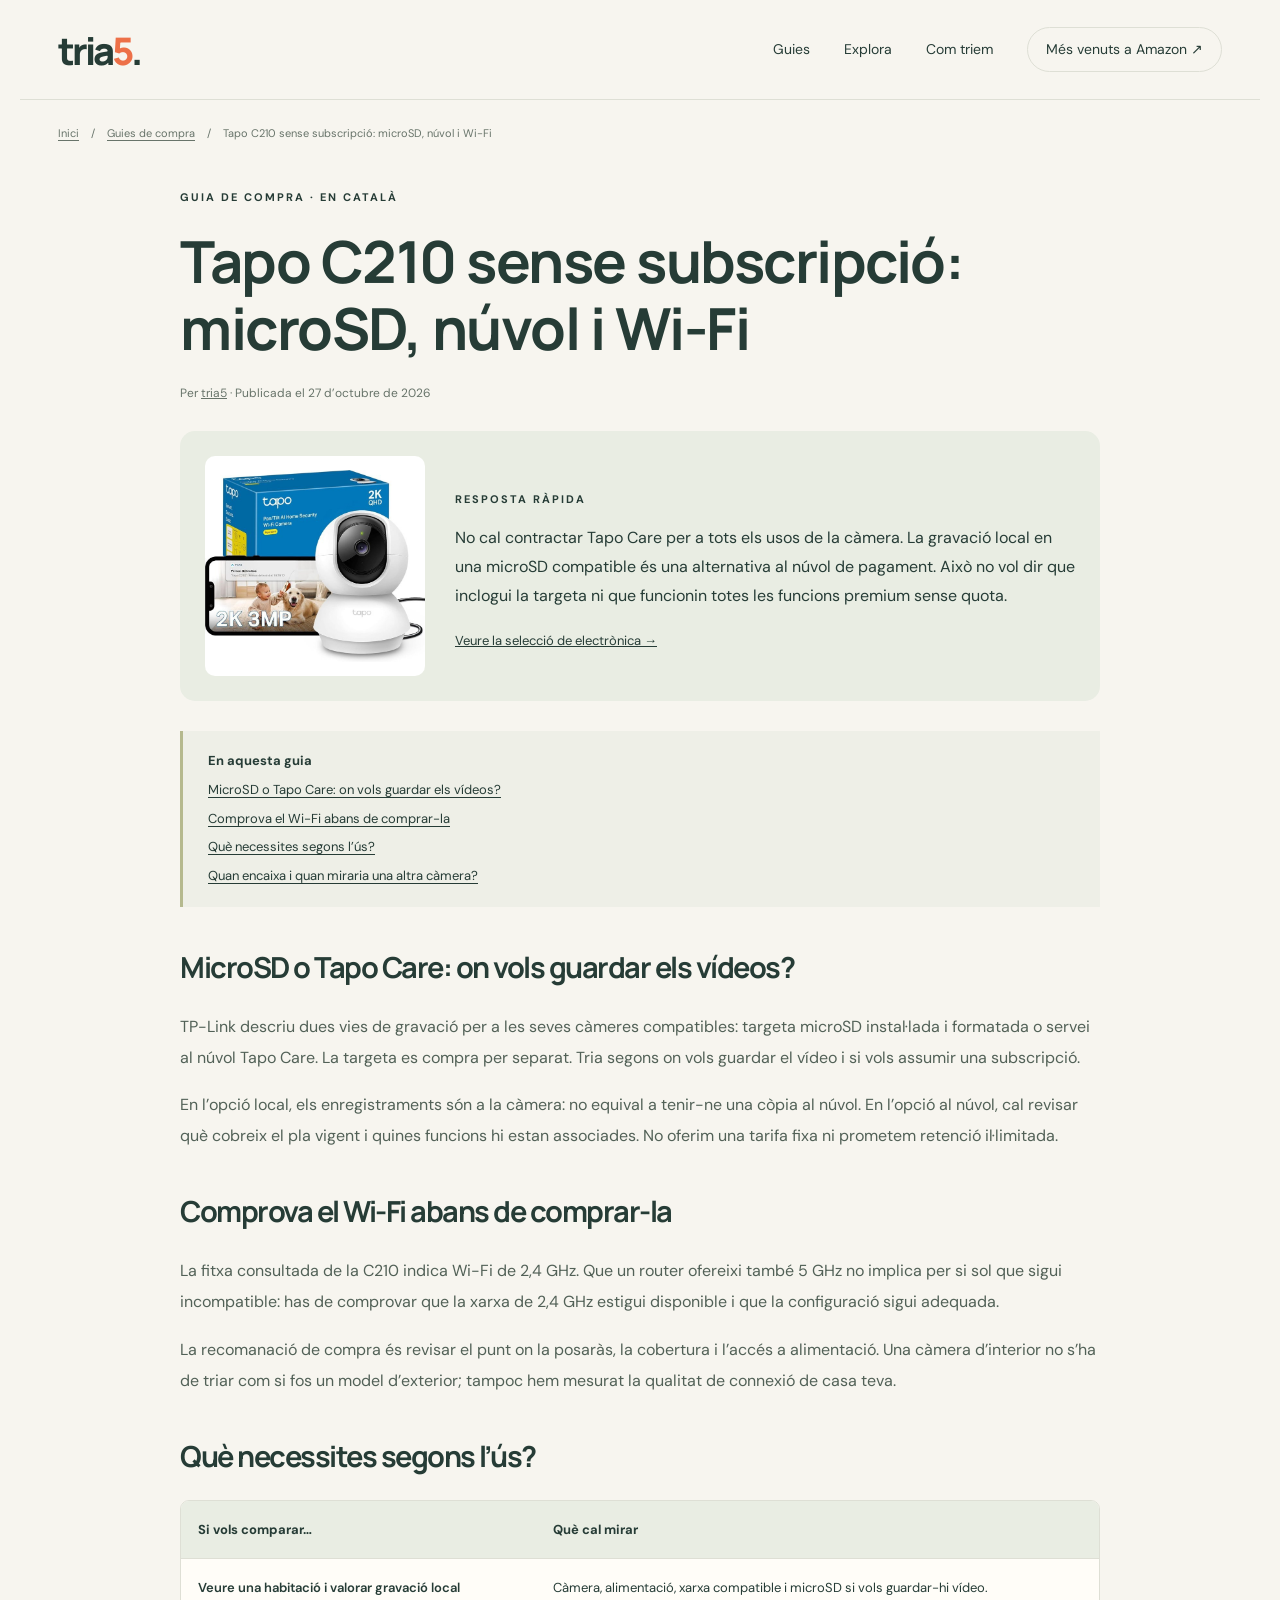
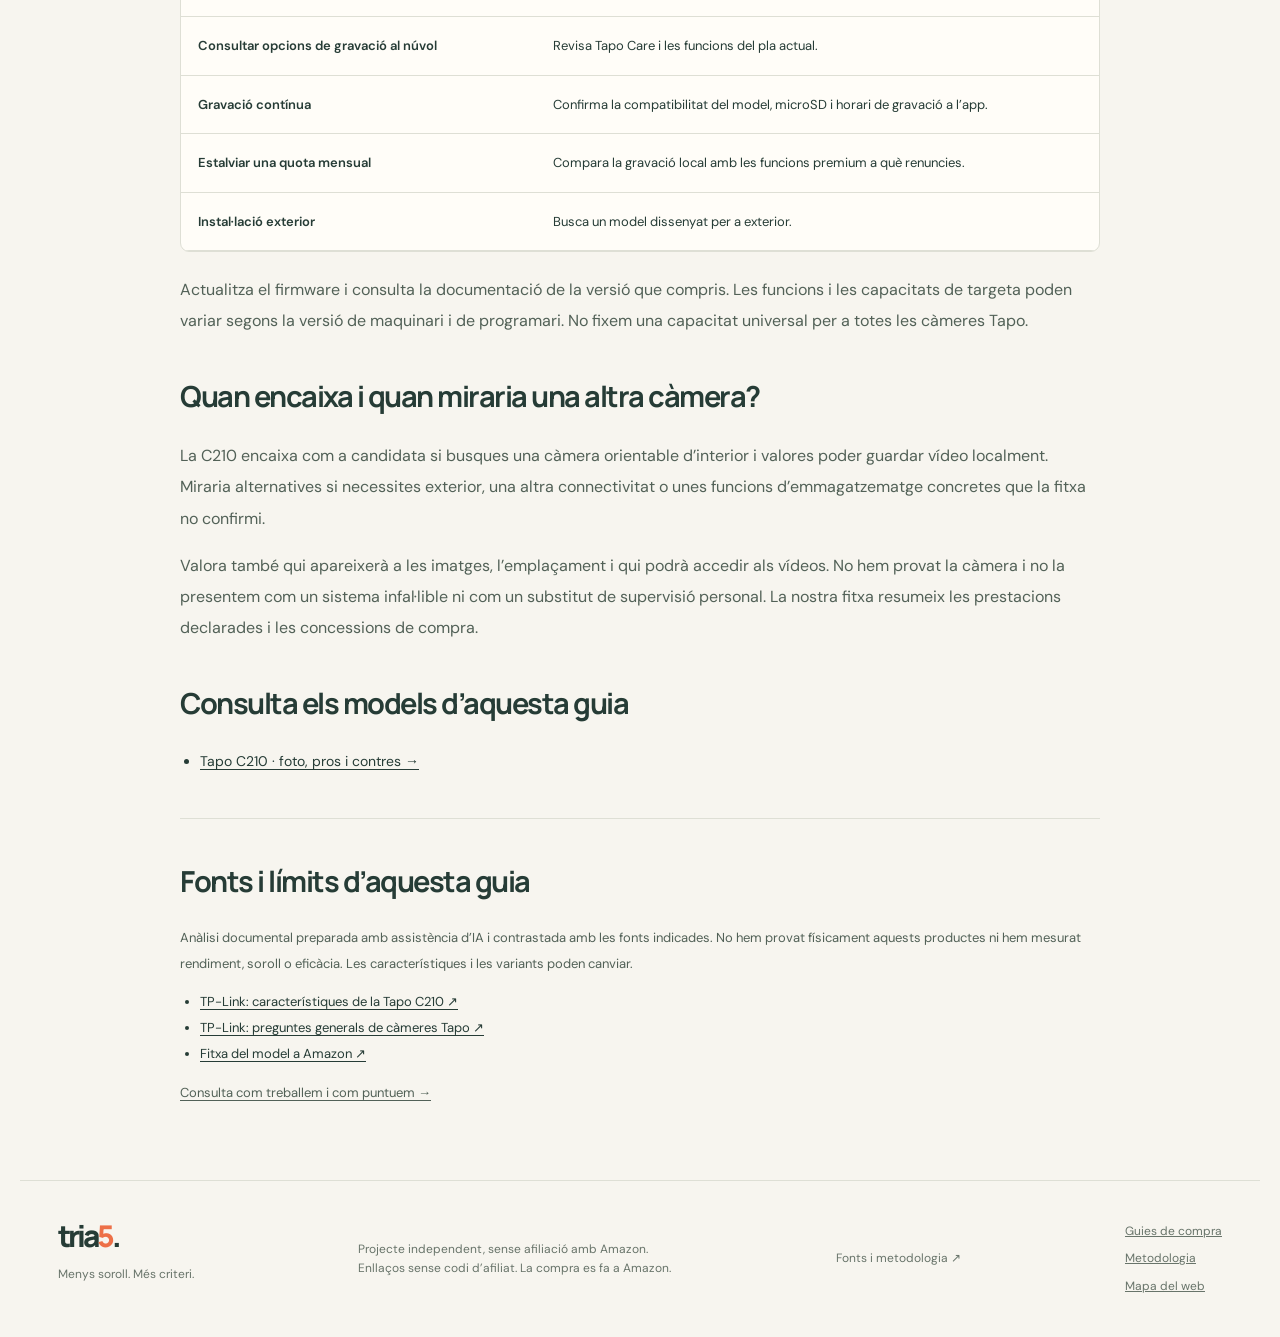
<file: tapo-c210-sense-subscripcio.html>
<!doctype html><html lang="ca"><head><meta charset="utf-8"><meta name="viewport" content="width=device-width,initial-scale=1"><meta name="theme-color" content="#263c36"><title>Tapo C210 sense subscripció: microSD, núvol i Wi-Fi | tria5</title><meta name="description" content="Què cal revisar per usar una Tapo C210 sense quota: gravació local amb microSD, diferències amb Tapo Care i compatibilitat Wi-Fi de 2,4 GHz."><!-- seo:start --><link rel="canonical" href="https://skirep.github.io/amazon-top5-cat/tapo-c210-sense-subscripcio.html"><meta name="robots" content="index,follow,max-image-preview:large"><meta property="og:locale" content="ca_ES"><meta property="og:type" content="article"><meta property="og:site_name" content="tria5"><meta property="og:title" content="Tapo C210 sense subscripció: microSD, núvol i Wi-Fi | tria5"><meta property="og:description" content="Què cal revisar per usar una Tapo C210 sense quota: gravació local amb microSD, diferències amb Tapo Care i compatibilitat Wi-Fi de 2,4 GHz."><meta property="og:url" content="https://skirep.github.io/amazon-top5-cat/tapo-c210-sense-subscripcio.html"><meta property="og:image" content="https://skirep.github.io/amazon-top5-cat/assets/products/B095CLQ1PT.jpg"><meta property="og:image:alt" content="Tapo C210"><meta name="twitter:card" content="summary_large_image"><meta name="twitter:title" content="Tapo C210 sense subscripció: microSD, núvol i Wi-Fi | tria5"><meta name="twitter:description" content="Què cal revisar per usar una Tapo C210 sense quota: gravació local amb microSD, diferències amb Tapo Care i compatibilitat Wi-Fi de 2,4 GHz."><meta name="twitter:image" content="https://skirep.github.io/amazon-top5-cat/assets/products/B095CLQ1PT.jpg"><script type="application/ld+json">{"@context": "https://schema.org", "@graph": [{"@type": "Organization", "@id": "https://skirep.github.io/amazon-top5-cat/#organization", "name": "tria5", "url": "https://skirep.github.io/amazon-top5-cat/"}, {"@type": "WebSite", "@id": "https://skirep.github.io/amazon-top5-cat/#website", "url": "https://skirep.github.io/amazon-top5-cat/", "name": "tria5", "inLanguage": "ca", "publisher": {"@id": "https://skirep.github.io/amazon-top5-cat/#organization"}}, {"@type": "Article", "@id": "https://skirep.github.io/amazon-top5-cat/tapo-c210-sense-subscripcio.html#page", "url": "https://skirep.github.io/amazon-top5-cat/tapo-c210-sense-subscripcio.html", "name": "Tapo C210 sense subscripció: microSD, núvol i Wi-Fi", "description": "Què cal revisar per usar una Tapo C210 sense quota: gravació local amb microSD, diferències amb Tapo Care i compatibilitat Wi-Fi de 2,4 GHz.", "inLanguage": "ca", "isPartOf": {"@id": "https://skirep.github.io/amazon-top5-cat/#website"}, "headline": "Tapo C210 sense subscripció: microSD, núvol i Wi-Fi", "image": ["https://skirep.github.io/amazon-top5-cat/assets/products/B095CLQ1PT.jpg"], "author": {"@id": "https://skirep.github.io/amazon-top5-cat/#organization"}, "publisher": {"@id": "https://skirep.github.io/amazon-top5-cat/#organization"}, "datePublished": "2026-10-27", "dateModified": "2026-10-27", "mainEntityOfPage": "https://skirep.github.io/amazon-top5-cat/tapo-c210-sense-subscripcio.html"}, {"@type": "BreadcrumbList", "@id": "https://skirep.github.io/amazon-top5-cat/tapo-c210-sense-subscripcio.html#breadcrumbs", "itemListElement": [{"@type": "ListItem", "position": 1, "name": "Inici", "item": "https://skirep.github.io/amazon-top5-cat/"}, {"@type": "ListItem", "position": 2, "name": "Guies de compra", "item": "https://skirep.github.io/amazon-top5-cat/guies.html"}, {"@type": "ListItem", "position": 3, "name": "Tapo C210 sense subscripció: microSD, núvol i Wi-Fi", "item": "https://skirep.github.io/amazon-top5-cat/tapo-c210-sense-subscripcio.html"}]}]}</script><!-- seo:end --><link rel="stylesheet" href="styles.css"><script src="app.js" defer></script></head><body><a class="skip" href="#main">Salta al contingut</a><header><a class="brand" href="./" aria-label="Tria 5, inici">tria<span>5</span><i>.</i></a><nav aria-label="Principal"><a href="guies.html">Guies</a><a href="./#categories">Explora</a><a href="./#criteri">Com triem</a><a class="nav-cta" href="https://www.amazon.es/gp/bestsellers" target="_blank" rel="noopener noreferrer">Més venuts a Amazon ↗</a></nav></header><main id="main"><nav class="breadcrumbs" aria-label="Fil d’Ariadna"><a href="./">Inici</a><span aria-hidden="true">/</span><a href="guies.html">Guies de compra</a><span aria-hidden="true">/</span><span aria-current="page">Tapo C210 sense subscripció: microSD, núvol i Wi-Fi</span></nav><article class="editorial-guide"><header class="guide-heading"><p class="eyebrow">GUIA DE COMPRA · EN CATALÀ</p><h1>Tapo C210 sense subscripció: microSD, núvol i Wi-Fi</h1><p class="byline">Per <a href="metodologia.html">tria5</a> · Publicada el <time datetime="2026-10-27">27 d’octubre de 2026</time></p></header><div class="guide-lead"><img class="guide-photo" src="assets/products/B095CLQ1PT.jpg" alt="Tapo C210" width="680" height="680" fetchpriority="high" decoding="async"><div><p class="eyebrow">RESPOSTA RÀPIDA</p><p>No cal contractar Tapo Care per a tots els usos de la càmera. La gravació local en una microSD compatible és una alternativa al núvol de pagament. Això no vol dir que inclogui la targeta ni que funcionin totes les funcions premium sense quota.</p><a href="electronica.html">Veure la selecció de electrònica →</a></div></div><nav class="toc" aria-label="En aquesta guia"><strong>En aquesta guia</strong><a href="#gravacio">MicroSD o Tapo Care: on vols guardar els vídeos?</a><a href="#wifi">Comprova el Wi-Fi abans de comprar-la</a><a href="#necessites">Què necessites segons l’ús?</a><a href="#decidir">Quan encaixa i quan miraria una altra càmera?</a></nav><section id="gravacio"><h2>MicroSD o Tapo Care: on vols guardar els vídeos?</h2><p>TP-Link descriu dues vies de gravació per a les seves càmeres compatibles: targeta microSD instal·lada i formatada o servei al núvol Tapo Care. La targeta es compra per separat. Tria segons on vols guardar el vídeo i si vols assumir una subscripció.</p><p>En l’opció local, els enregistraments són a la càmera: no equival a tenir-ne una còpia al núvol. En l’opció al núvol, cal revisar què cobreix el pla vigent i quines funcions hi estan associades. No oferim una tarifa fixa ni prometem retenció il·limitada.</p></section><section id="wifi"><h2>Comprova el Wi-Fi abans de comprar-la</h2><p>La fitxa consultada de la C210 indica Wi-Fi de 2,4 GHz. Que un router ofereixi també 5 GHz no implica per si sol que sigui incompatible: has de comprovar que la xarxa de 2,4 GHz estigui disponible i que la configuració sigui adequada.</p><p>La recomanació de compra és revisar el punt on la posaràs, la cobertura i l’accés a alimentació. Una càmera d’interior no s’ha de triar com si fos un model d’exterior; tampoc hem mesurat la qualitat de connexió de casa teva.</p></section><section id="necessites"><h2>Què necessites segons l’ús?</h2><div class="table-wrap"><table><thead><tr><th scope="col">Si vols comparar…</th><th scope="col">Què cal mirar</th></tr></thead><tbody><tr><th scope="row">Veure una habitació i valorar gravació local</th><td>Càmera, alimentació, xarxa compatible i microSD si vols guardar-hi vídeo.</td></tr><tr><th scope="row">Consultar opcions de gravació al núvol</th><td>Revisa Tapo Care i les funcions del pla actual.</td></tr><tr><th scope="row">Gravació contínua</th><td>Confirma la compatibilitat del model, microSD i horari de gravació a l’app.</td></tr><tr><th scope="row">Estalviar una quota mensual</th><td>Compara la gravació local amb les funcions premium a què renuncies.</td></tr><tr><th scope="row">Instal·lació exterior</th><td>Busca un model dissenyat per a exterior.</td></tr></tbody></table></div><p>Actualitza el firmware i consulta la documentació de la versió que compris. Les funcions i les capacitats de targeta poden variar segons la versió de maquinari i de programari. No fixem una capacitat universal per a totes les càmeres Tapo.</p></section><section id="decidir"><h2>Quan encaixa i quan miraria una altra càmera?</h2><p>La C210 encaixa com a candidata si busques una càmera orientable d’interior i valores poder guardar vídeo localment. Miraria alternatives si necessites exterior, una altra connectivitat o unes funcions d’emmagatzematge concretes que la fitxa no confirmi.</p><p>Valora també qui apareixerà a les imatges, l’emplaçament i qui podrà accedir als vídeos. No hem provat la càmera i no la presentem com un sistema infal·lible ni com un substitut de supervisió personal. La nostra fitxa resumeix les prestacions declarades i les concessions de compra.</p></section><section><h2>Consulta els models d’aquesta guia</h2><ul class="related-products"><li><a href="electronica.html#product-B095CLQ1PT">Tapo C210 · foto, pros i contres →</a></li></ul></section><section class="source-list"><h2>Fonts i límits d’aquesta guia</h2><p>Anàlisi documental preparada amb assistència d’IA i contrastada amb les fonts indicades. No hem provat físicament aquests productes ni hem mesurat rendiment, soroll o eficàcia. Les característiques i les variants poden canviar.</p><ul><li><a href="https://www.tp-link.com/es/home-networking/cloud-camera/tapo-c210/" target="_blank" rel="noopener noreferrer">TP-Link: característiques de la Tapo C210 ↗</a></li><li><a href="https://www.tp-link.com/es/support/faq/2742/" target="_blank" rel="noopener noreferrer">TP-Link: preguntes generals de càmeres Tapo ↗</a></li><li><a href="https://www.amazon.es/dp/B095CLQ1PT" target="_blank" rel="noopener noreferrer">Fitxa del model a Amazon ↗</a></li></ul><p><a href="metodologia.html">Consulta com treballem i com puntuem →</a></p></section></article></main><footer><div><a class="brand" href="./">tria<span>5</span><i>.</i></a><p>Menys soroll. Més criteri.</p></div><p>Projecte independent, sense afiliació amb Amazon.<br>Enllaços sense codi d’afiliat. La compra es fa a Amazon.</p><a href="./#criteri">Fonts i metodologia ↗</a><div class="footer-resources"><a href="guies.html">Guies de compra</a><a href="metodologia.html">Metodologia</a><a href="sitemap.xml">Mapa del web</a></div></footer></body></html>
</file>
<file: styles.css>
@font-face {
  font-family: 'DM Sans';
  font-style: normal;
  font-weight: 400 700;
  font-display: swap;
  src: url(assets/fonts/dm-sans-latin.woff2) format('woff2');
  unicode-range: U+0000-00FF, U+0131, U+0152-0153, U+02BB-02BC, U+02C6, U+02DA, U+02DC, U+0304, U+0308, U+0329, U+2000-206F, U+20AC, U+2122, U+2191, U+2193, U+2212, U+2215, U+FEFF, U+FFFD;
}
@font-face {
  font-family: 'Manrope';
  font-style: normal;
  font-weight: 400 800;
  font-display: swap;
  src: url(assets/fonts/manrope-latin.woff2) format('woff2');
  unicode-range: U+0000-00FF, U+0131, U+0152-0153, U+02BB-02BC, U+02C6, U+02DA, U+02DC, U+0304, U+0308, U+0329, U+2000-206F, U+20AC, U+2122, U+2191, U+2193, U+2212, U+2215, U+FEFF, U+FFFD;
}
:root{--ink:#263c36;--paper:#f7f5ef;--muted:#68746a;--line:#dedfd5;--orange:#ed7048}*{box-sizing:border-box}html{scroll-behavior:smooth;scroll-padding-top:24px}body{margin:0;background:var(--paper);color:var(--ink);font-family:'DM Sans',sans-serif;font-size:16px;line-height:1.6}a{color:inherit;text-decoration:none}button,input{font:inherit}a,button,input,summary{-webkit-tap-highlight-color:transparent}a:focus-visible,button:focus-visible,input:focus-visible,summary:focus-visible{outline:3px solid var(--orange);outline-offset:5px}header,main,footer{max-width:1240px;margin:auto;padding-left:38px;padding-right:38px}header{height:100px;display:flex;justify-content:space-between;align-items:center;border-bottom:1px solid var(--line)}.brand{font-family:Manrope,sans-serif;letter-spacing:-3px;font-size:38px;font-weight:800;line-height:1}.brand span{color:var(--orange)}.brand i{font-style:normal}nav{display:flex;align-items:center;gap:34px;font-size:14px}.nav-cta{border:1px solid var(--line);padding:10px 18px;border-radius:30px}.skip{position:absolute;top:-90px;background:var(--ink);color:white;padding:10px;z-index:5}.skip:focus{top:5px}.hero{display:grid;grid-template-columns:1.1fr 1fr;align-items:center;min-height:560px;gap:25px;padding:55px 0 48px}.eyebrow{font-size:11px;font-weight:700;letter-spacing:2px;display:flex;align-items:center;gap:10px}.eyebrow>span{width:8px;height:8px;border-radius:50%;background:var(--orange)}h1,h2,h3{font-family:Manrope,sans-serif;line-height:1.15;letter-spacing:-1.5px}h1{font-size:clamp(46px,6.8vw,84px);margin:25px 0}h1 em{font-style:normal;color:#758971}.hero-copy{max-width:390px;color:var(--muted);font-size:18px}.button{border:0;background:var(--ink);color:white;padding:15px 23px;border-radius:8px;display:inline-flex;align-items:center;justify-content:space-between;gap:22px;font-size:14px;font-weight:600;cursor:pointer;transition:background .2s,transform .2s}.button:hover{background:#496052;transform:translateY(-2px)}.hero .button{margin-top:18px}.hero-meta{display:flex;gap:22px;font-size:12px;color:var(--muted);margin-top:24px}.hero-meta span:before{content:'✓';margin-right:7px}.hero-art{position:relative;background:#e9ebdf;border-radius:46% 46% 18% 18%;padding:28px 0 44px;transform:rotate(2deg)}.hero-art .art{width:100%;transform:rotate(-2deg);height:330px}.floating-label{position:absolute;bottom:36px;left:20px;transform:rotate(-5deg);background:#fffdfa;box-shadow:0 12px 40px #263c3610;padding:14px 24px;border-radius:7px;font-size:13px}.edition{position:absolute;right:16px;top:25px;transform:rotate(-2deg);font-size:10px;letter-spacing:2px}.edition b{font-size:18px}.trust{display:flex;justify-content:space-between;padding:20px 0;border-top:1px solid var(--line);border-bottom:1px solid var(--line);font-size:12px;color:var(--muted)}.notice{display:flex;gap:15px;background:#eeeade;border:1px solid #e2dcc9;padding:17px 22px;border-radius:10px;margin:30px 0;font-size:12px;color:#685f49}.notice>span{font-size:21px}.notice p{margin:0}.notice strong{color:var(--ink)}section[id]{margin-top:64px}.section-heading{display:flex;justify-content:space-between;align-items:end;margin-bottom:30px}.section-heading h2{font-size:36px;margin:12px 0 0}.section-heading>p{font-size:13px;color:var(--muted)}.category-grid{display:grid;grid-template-columns:repeat(3,1fr);gap:22px}.category-card{display:block;background:#fffdf8;border:1px solid var(--line);border-radius:15px;padding:24px;transition:transform .2s,box-shadow .2s}.category-card:hover{transform:translateY(-5px);box-shadow:0 12px 25px #263c360b}.category-top{display:flex;justify-content:space-between;font-size:10px;letter-spacing:1.5px;font-weight:600}.category-top span:last-child{font-size:22px}.art{width:100%;height:200px}.category-card h3{font-size:24px;margin:12px 0}.category-card p{color:var(--muted);font-size:14px;min-height:44px}.card-bottom{display:flex;justify-content:space-between;border-top:1px solid var(--line);padding-top:18px;font-size:12px;font-weight:700}.method{display:grid;grid-template-columns:1fr 1fr;gap:70px;padding:55px 0 70px;border-top:1px solid var(--line)}.method h2{font-size:36px;margin:18px 0}.method p{color:var(--muted);font-size:14px}.method details{border-bottom:1px solid var(--line);padding:18px 0}.method summary{font-weight:600;cursor:pointer;font-size:15px}.method a{text-decoration:underline}.method ul{padding-left:20px;font-size:14px}footer{display:flex;align-items:center;justify-content:space-between;gap:25px;padding-top:40px;padding-bottom:40px;border-top:1px solid var(--line);font-size:12px;color:var(--muted)}footer .brand{font-size:30px;color:var(--ink)}footer a:last-child{text-decoration:underline}.back{display:inline-block;margin-top:28px;font-size:13px;color:var(--muted)}.category-hero{display:grid;grid-template-columns:1.5fr 1fr;align-items:center;padding:35px 0 25px}.category-hero h1{font-size:clamp(38px,6vw,68px);margin:20px 0}.category-hero h1 i{color:var(--accent);font-style:normal}.category-hero h2{font-size:23px;letter-spacing:-.5px;font-weight:500}.category-hero p{color:var(--muted)}.category-hero .art{height:260px}.text-link{font-size:13px;text-decoration:underline;text-underline-offset:5px}.product-tools{display:flex;align-items:center;gap:25px;margin:40px 0 20px}.product-tools h2{margin-right:auto;font-size:26px}.product-tools label{font-size:11px;color:var(--muted)}input[type=search]{display:block;margin-top:5px;border:1px solid var(--line);background:#fffdf8;padding:11px 15px;width:290px;border-radius:7px;color:var(--ink)}#result-count{font-size:12px;color:var(--muted)}.products{display:grid;gap:18px}.product{display:grid;grid-template-columns:170px 1fr 190px;gap:26px;align-items:center;background:#fffdf8;border:1px solid var(--line);border-radius:13px;padding:24px}.product-art{background:color-mix(in srgb,var(--accent) 10%,transparent);border-radius:9px;position:relative;text-align:center;align-self:stretch;display:flex;flex-direction:column;justify-content:center}.product-number{position:absolute;left:12px;top:8px;font-size:12px;font-weight:600}.mini-art{width:100%;height:140px}.product-art small{font-size:9px;color:var(--muted);padding-bottom:12px}.pill{background:#ebeee4;font-size:10px;letter-spacing:.6px;padding:4px 9px;border-radius:20px}.product h3{font-size:22px;letter-spacing:-.6px;margin:12px 0}.product-info>p{font-size:14px;color:var(--muted);margin:10px 0}.product-info .check{font-size:12px;line-height:1.6}.check b{color:var(--ink);display:block}.compare-label{display:inline-flex;align-items:center;gap:7px;font-size:11px;color:var(--muted);cursor:pointer;margin-top:8px}input[type=checkbox]{accent-color:var(--ink);width:16px;height:16px}.product-action{display:flex;flex-direction:column;align-items:stretch;gap:12px}.product-action>span{font-size:12px;color:var(--muted)}.product-action .button{padding:13px 14px;font-size:12px;gap:8px}.product-action small{font-size:10px;color:var(--muted)}.next{margin:55px 0}.next h2{font-size:25px}.next>div{display:flex;flex-wrap:wrap;gap:12px}.next a{padding:10px 16px;border:1px solid var(--line);border-radius:25px;font-size:13px}.next a:hover{background:#e9ebdf}.compare-bar{position:fixed;bottom:18px;left:50%;transform:translateX(-50%);background:#fffdf8;box-shadow:0 10px 40px #263c3633;border:1px solid var(--line);border-radius:14px;display:flex;gap:20px;align-items:center;padding:12px 18px;font-size:13px;z-index:3;max-width:95vw}.compare-bar button:not(.button){border:0;background:none;text-decoration:underline;cursor:pointer;color:var(--muted)}dialog{border:0;border-radius:18px;padding:28px;max-width:950px;width:92vw;background:var(--paper);color:var(--ink)}dialog::backdrop{background:#14261fe0}.dialog-head{display:flex;justify-content:space-between;align-items:center}.dialog-head h2{font-size:25px}.dialog-head button{border:0;background:none;font-size:24px;cursor:pointer}#comparison-content{overflow-x:auto}table{border-collapse:collapse;width:100%;font-size:13px}th,td{text-align:left;vertical-align:top;padding:18px;border-bottom:1px solid var(--line);min-width:160px}th{font-size:15px}td a{text-decoration:underline}body:has(.compare-bar:not([hidden])){padding-bottom:90px}[hidden]{display:none!important}@media(min-width:1000px){.category-card:nth-child(4),.category-card:nth-child(5){grid-column:span 1}.category-grid{grid-template-columns:repeat(6,1fr)}.category-card{grid-column:span 2}.category-card:nth-child(4),.category-card:nth-child(5){grid-column:span 3;display:grid;grid-template-columns:1fr 1fr;column-gap:20px}.category-card:nth-child(n+4) .category-top{grid-column:1/-1}.category-card:nth-child(n+4) .art{grid-column:1;grid-row:2/5}.category-card:nth-child(n+4) h3{margin-top:24px}.category-card:nth-child(n+4) .card-bottom{grid-column:2}}@media(max-width:800px){header,main,footer{padding-left:22px;padding-right:22px}header{height:80px}nav{gap:18px}header nav>a:nth-child(2){display:none}.hero{min-height:0;padding:35px 0;gap:10px}.hero h1{font-size:57px}.hero-art .art{height:230px}.hero-copy{font-size:15px}.floating-label{font-size:10px;bottom:20px;left:0;padding:10px}.hero-meta{gap:13px;font-size:10px}.trust{flex-wrap:wrap;gap:12px}.category-grid{grid-template-columns:1fr 1fr}.method{gap:30px}.product{grid-template-columns:115px 1fr;gap:18px;padding:18px}.product-action{grid-column:2}.product-action>span{display:none}.product-action small{display:none}.product-art{grid-row:1/3}.mini-art{height:120px}.product h3{font-size:19px}.product-tools{flex-wrap:wrap;gap:10px}.product-tools h2{flex-basis:100%}.category-hero{grid-template-columns:1.4fr 1fr}.category-hero .art{height:210px}.category-hero h2{font-size:19px}footer{align-items:start;flex-wrap:wrap}.method h2{font-size:29px}}@media(max-width:540px){header nav>a:first-child{display:none}.nav-cta{font-size:11px;padding:9px 12px}.hero{grid-template-columns:1fr}.hero h1{font-size:65px;letter-spacing:-3px}.hero-copy{font-size:17px;max-width:330px}.hero-art{margin:15px 15px 10px;padding:0 0 30px}.hero-art .art{height:245px}.floating-label{left:15px;font-size:12px}.hero-meta{font-size:11px}.trust>span{width:46%;font-size:11px}.section-heading{display:block}.section-heading h2{font-size:31px}.section-heading>p{margin-top:16px}.category-grid{grid-template-columns:1fr}.category-card{padding:22px}.category-card .art{height:190px}.category-card h3{font-size:25px}.category-card p{min-height:0}.method{grid-template-columns:1fr;gap:10px;padding:30px 0 45px}.method h2{font-size:32px}.notice{padding:14px;font-size:11px;gap:10px}.category-hero{grid-template-columns:1fr;position:relative;padding-top:24px}.category-hero h1{font-size:46px}.category-hero>div:last-child{display:none}.category-hero h2{font-size:20px}.product-tools input{width:min(290px,75vw)}.product{grid-template-columns:75px 1fr;gap:13px;padding:14px}.product h3{font-size:18px}.product-info>p{font-size:13px}.product-art small{font-size:8px;padding:0 5px}.mini-art{height:90px}.product-number{font-size:10px}.product-action .button{width:100%;font-size:12px;justify-content:center}.product-info .check{font-size:11px}.compare-bar{gap:10px;padding:10px;width:95vw;justify-content:space-between;font-size:11px}.compare-bar .button{font-size:11px;padding:12px}.compare-bar #selected-count{max-width:90px;line-height:1.3}.next a{font-size:12px}footer{font-size:11px}dialog{padding:18px}.dialog-head h2{font-size:21px}}@media(prefers-reduced-motion:reduce){html{scroll-behavior:auto}*,*:before,*:after{transition:none!important}}/* Product photography and editorial reviews */
.product-montage{height:410px;overflow:hidden;background:#e8ebdf;transform:none;border-radius:26px;isolation:isolate}.montage-tag{position:absolute;top:22px;left:24px;font-size:10px;letter-spacing:1.6px;z-index:2}.product-montage img{object-fit:contain;border-radius:12px;box-shadow:0 14px 32px #263c361a;background:white;position:absolute}.montage-main{width:205px;height:260px;top:80px;left:45px;transform:rotate(-9deg)}.montage-side{width:160px;height:200px;right:12px;top:58px;transform:rotate(8deg)}.montage-small{width:120px;height:150px;right:42px;bottom:28px;transform:rotate(-7deg)}.product-montage .floating-label{z-index:3;bottom:18px;left:24px}.category-photo{width:100%;height:210px;object-fit:contain;background:white;border-radius:10px;display:block;margin:18px 0}.category-hero-photo{width:100%;height:260px;object-fit:contain;background:white;border-radius:20px}.rating-method{display:flex;gap:19px;padding:24px 26px;background:#e9ede3;border:1px solid #d4ddcc;border-radius:13px;margin:34px 0}.rating-method-icon{font-size:30px;line-height:1.2}.rating-method h2{font-size:21px;letter-spacing:-.6px;margin:0 0 8px}.rating-method p{font-size:12px;color:#52614f;line-height:1.75;margin:8px 0}.rating-method details{font-size:12px}.rating-method summary{cursor:pointer;font-weight:700;text-underline-offset:3px;text-decoration:underline}.product-tools{align-items:end}.product-tools label{flex-shrink:0}.product-tools select{display:block;margin-top:5px;border:1px solid var(--line);padding:11px 12px;border-radius:7px;background:#fffdf8;color:var(--ink);font:inherit;font-size:12px;min-height:47px}.product-tools #result-count{min-width:65px}.product{grid-template-columns:190px minmax(0,1fr) 176px;align-items:start;gap:25px;padding:25px}.product-art{margin:0;background:white;min-width:0;padding:26px 8px 12px;align-self:start;border:1px solid #eeeee7;position:sticky;top:16px}.product-art>a{display:block;width:100%}.product-photo{width:100%;height:230px;object-fit:contain;display:block;transition:transform .2s}.product-art>a:hover .product-photo{transform:scale(1.04)}.product-art figcaption{padding-top:15px;font-size:9px;line-height:1.5;color:var(--muted)}.product-art figcaption a{text-decoration:underline}.product-info h3{margin-top:12px;font-size:25px}.product-info .description{font-size:14px;line-height:1.8;margin:14px 0 20px}.pros-cons{display:grid;grid-template-columns:1fr 1fr;gap:16px}.pros-cons section{margin:0;border-radius:8px;padding:13px 14px}.pros{background:#edf2e9}.cons{background:#f7eee6}.pros-cons h4{font-size:12px;margin:0 0 10px;line-height:1.4;display:flex;gap:7px}.pros-cons h4 span{font-size:17px;line-height:1}.pros-cons ul{font-size:12px;margin:0;padding-left:16px;color:#4f5c50;line-height:1.7}.pros-cons li+li{margin-top:7px}.cons ul{color:#775d4d}.product-info .verdict{padding:15px 0;border-bottom:1px solid var(--line);font-size:13px;line-height:1.8}.verdict b{display:block;color:var(--ink);font-size:10px;letter-spacing:1px;text-transform:uppercase;margin-bottom:5px}.product-info .check{margin:15px 0}.review-source{display:block;font-size:10px;text-decoration:underline;text-underline-offset:3px;color:var(--muted);margin-top:14px}.editorial-score{border:1px solid #d7dfcf;background:#e9ede3;border-radius:12px;text-align:center;padding:16px 10px}.editorial-score>span{font-size:9px;letter-spacing:1.5px;font-weight:700}.editorial-score>div{display:flex;justify-content:center;align-items:baseline;gap:5px;margin:4px 0}.editorial-score strong{font-family:Manrope,sans-serif;font-size:48px;line-height:1.2;letter-spacing:-3px}.editorial-score>div>span{font-size:13px;color:var(--muted)}.editorial-score>small{font-size:9px;line-height:1.4;display:block;color:#52614f}.product-action .score-details{font-size:10px;color:var(--muted);border-bottom:1px solid var(--line);padding-bottom:15px;margin:3px 0 5px}.score-details summary{cursor:pointer;line-height:1.8}.score-details dl{margin:12px 0}.score-details dl>div{display:flex;justify-content:space-between;gap:7px;padding:7px 0;border-bottom:1px solid var(--line)}.score-details dd{margin:0;white-space:nowrap;font-weight:700;color:var(--ink)}.score-details a{text-decoration:underline}.product-action small{text-align:center;font-size:10px}.photo-failed{display:none}.image-unavailable{font-size:12px;padding:40px 8px;color:var(--muted)}.image-unavailable a{text-decoration:underline}.compare-photo{width:120px;height:120px;object-fit:contain;background:white;display:block;margin-bottom:12px}.compare-heading span{display:block;font-size:11px;color:var(--muted);font-weight:400;margin-top:7px}.compare-score{font-weight:700;color:var(--ink);font-size:18px}.comparison-label{font-weight:700;display:block;margin-bottom:8px;font-size:11px}.compare-list{margin:0;padding-left:16px}.compare-list li+li{margin-top:6px}table caption{text-align:left;font-size:12px;color:var(--muted);margin:0 0 20px}button:disabled{opacity:.5;cursor:not-allowed;transform:none}.category-card:nth-child(n+4) .category-photo{grid-column:1;grid-row:2/5;height:190px}
@media(max-width:1000px){.product{grid-template-columns:160px minmax(0,1fr) 150px;gap:18px;padding:20px}.product-tools{flex-wrap:wrap}.product-tools h2{flex-basis:100%;margin-bottom:0}.pros-cons{grid-template-columns:1fr}.product-info h3{font-size:22px}.product-photo{height:210px}.product-action .button{padding:12px 10px;font-size:11px}.category-card:nth-child(n+4) .category-photo{height:210px}.product-montage{height:370px}.montage-main{left:15px;width:180px;height:225px}.montage-side{width:135px;height:170px}.montage-small{width:105px;height:125px;right:20px}}
@media(max-width:800px){.product{grid-template-columns:155px minmax(0,1fr)}.product-art{grid-row:1;position:static}.product-action{grid-column:1/-1;display:grid;grid-template-columns:155px minmax(0,1fr);column-gap:18px;align-items:center}.editorial-score{grid-column:1;grid-row:1/4}.product-action .score-details{grid-column:2;grid-row:1;font-size:12px;margin:0}.product-action .button{grid-column:2;grid-row:2;display:flex;font-size:13px}.product-action>small{grid-column:2;grid-row:3;display:block}.pros-cons{grid-template-columns:1fr 1fr}.product-info .description{font-size:13px}.product-tools #result-count{margin-left:auto}.product-hero-photo{height:230px}.product-montage{height:340px}.montage-main{width:160px;height:210px;left:10px}.montage-side{width:120px;height:155px;right:8px}.montage-small{height:110px;width:100px;right:12px}.rating-method{padding:20px}.rating-method h2{font-size:19px}}
@media(max-width:600px){.pros-cons{grid-template-columns:1fr}.product-tools{gap:12px}.product-tools input[type=search]{width:100%}.product-tools label[for=search]{width:100%}.product-tools label[for=sort]{flex:1}.product-tools select{width:100%}.product-tools #result-count{font-size:11px}.product-montage{height:340px}.montage-main{width:180px;height:240px;left:28px;top:64px}.montage-side{width:130px;height:170px;right:8px;top:56px}.montage-small{width:100px;height:110px;bottom:18px;right:28px}}
@media(max-width:540px){.product{display:flex;flex-direction:column;padding:19px;gap:18px}.product-art{width:100%;padding:18px 15px 10px;border-radius:10px}.product-photo{height:245px}.product-info{width:100%}.product-info h3{font-size:25px;line-height:1.25}.product-info .description{font-size:14px;line-height:1.85}.pros-cons{grid-template-columns:1fr;gap:10px}.pros-cons h4{font-size:13px}.pros-cons ul{font-size:13px}.product-info .verdict{font-size:14px}.product-info .check{font-size:12px}.product-action{width:100%;display:grid;grid-template-columns:125px minmax(0,1fr);gap:10px 14px}.editorial-score strong{font-size:41px}.product-action .button{font-size:12px;justify-content:center;white-space:nowrap}.product-action .score-details{font-size:10px}.product-action>small{font-size:9px}.rating-method{padding:18px 16px;gap:12px}.rating-method-icon{font-size:22px}.rating-method h2{font-size:19px}.category-card:nth-child(n+4) .category-photo{height:210px}.review-source{font-size:11px}.compare-label{font-size:12px}.category-hero h1{font-size:40px}.product-montage{margin:10px 0}.product-montage .floating-label{font-size:11px;left:12px;padding:10px 14px}}
@media(prefers-reduced-motion:reduce){.product-photo{transition:none}}
/* Search-friendly editorial guides */
.breadcrumbs{display:flex;flex-wrap:wrap;gap:8px 12px;align-items:center;margin:24px 0 0;font-size:11px;line-height:1.8;color:var(--muted)}.breadcrumbs a{text-decoration:underline;text-underline-offset:3px}.breadcrumbs [aria-current]{max-width:680px}.buying-advice{padding:28px 0;border-top:1px solid var(--line);border-bottom:1px solid var(--line);margin:35px 0}.buying-advice h2{font-size:26px}.advice-grid{display:grid;grid-template-columns:repeat(3,1fr);gap:26px}.advice-grid h3{font-size:17px;letter-spacing:-.5px;line-height:1.4}.advice-grid p{font-size:13px;line-height:1.85;color:var(--muted)}.guide-inline{display:block;margin-top:20px;text-decoration:underline;text-underline-offset:4px;font-size:14px;font-weight:600}.home-guides{margin-bottom:55px}.guide-grid{display:grid;grid-template-columns:repeat(3,minmax(0,1fr));gap:22px}.guide-card{display:block;border:1px solid var(--line);border-radius:13px;background:#fffdf8;padding:22px;transition:transform .2s}.guide-card:hover{transform:translateY(-3px)}.guide-card .guide-photo{height:180px;width:100%;object-fit:contain;background:#fff;border-radius:8px;margin-bottom:20px}.guide-card h3{font-size:23px;line-height:1.35;letter-spacing:-.7px}.guide-card p{font-size:13px;line-height:1.8;color:var(--muted)}.guide-card>span:last-child{font-size:12px;font-weight:700}.guide-hub{margin:45px 0 70px}.guide-hub h1{font-size:54px;max-width:760px}.lead{font-size:19px;color:var(--muted);max-width:750px}.guide-hub>.guide-grid{margin:35px 0}.guide-hub>p:last-child{font-size:13px;color:var(--muted)}.editorial-guide{max-width:920px;margin:45px auto 75px}.guide-heading{display:block;max-width:none;height:auto;padding:0;border:0}.guide-heading h1{font-size:clamp(36px,5vw,58px);line-height:1.15;max-width:900px;margin:22px 0}.byline{font-size:12px;color:var(--muted);margin-bottom:28px}.byline a{text-decoration:underline}.guide-lead{display:grid;grid-template-columns:220px 1fr;gap:30px;align-items:center;border-radius:15px;background:#e9ede3;padding:25px}.guide-lead>.guide-photo{height:220px;width:100%;object-fit:contain;background:#fff;border-radius:10px}.guide-lead>div>p:not(.eyebrow){font-size:16px;line-height:1.8}.guide-lead a{font-size:13px;text-decoration:underline}.toc{display:flex;flex-direction:column;align-items:start;gap:8px;margin:30px 0;padding:20px 25px;border-left:3px solid #b5b98e;background:#eeefe7;font-size:13px}.toc>a{text-decoration:underline;text-underline-offset:3px}.editorial-guide section{margin-top:42px}.editorial-guide section h2{font-size:29px;line-height:1.3}.editorial-guide section>p,.editorial-guide>p{font-size:16px;line-height:1.95;color:#526157}.table-wrap{overflow:auto;border:1px solid var(--line);border-radius:9px;background:#fffdf8;margin:22px 0}.table-wrap th,.table-wrap td{min-width:180px;font-size:13px;line-height:1.8;padding:17px}.table-wrap tbody th{font-weight:600}.table-wrap thead{background:#e9ede3}.related-products{padding-left:20px;line-height:2.1;font-size:14px}.related-products a,.source-list a,.editorial-guide>p a,.guide-hub>p a{text-decoration:underline;text-underline-offset:3px}.source-list{border-top:1px solid var(--line);padding-top:20px}.source-list ul{font-size:13px;line-height:2;padding-left:20px}.source-list p{font-size:13px!important}.footer-resources{display:flex;flex-direction:column;gap:8px;white-space:nowrap}.footer-resources a{text-decoration:underline}.category-hero h1{font-size:clamp(34px,4.5vw,58px)}
@media(max-width:850px){.guide-grid{grid-template-columns:1fr 1fr}.guide-card:last-child{grid-column:1/-1}.advice-grid{gap:16px}.guide-lead{grid-template-columns:160px 1fr;padding:20px;gap:20px}.guide-lead>.guide-photo{height:190px}.editorial-guide{margin-top:30px}.guide-lead>div>p:not(.eyebrow){font-size:14px}}
@media(max-width:600px){.advice-grid,.guide-grid{grid-template-columns:1fr}.guide-card:last-child{grid-column:auto}.guide-lead{grid-template-columns:1fr}.guide-lead>.guide-photo{height:210px}.guide-hub h1{font-size:38px}.guide-heading h1{font-size:37px}.editorial-guide section h2{font-size:26px}.editorial-guide section>p,.editorial-guide>p{font-size:15px}.breadcrumbs{font-size:10px;margin-top:18px}.toc{padding:18px;gap:12px}.buying-advice h2{font-size:25px}.advice-grid{gap:8px}.guide-card h3{font-size:24px}.section-heading>a{display:inline-block;margin-top:16px;font-size:13px}.category-hero h1{font-size:36px}.table-wrap th,.table-wrap td{min-width:145px;padding:12px;font-size:12px}.guide-lead>div>p:not(.eyebrow){font-size:15px}.footer-resources{flex-direction:row;flex-wrap:wrap;white-space:normal;font-size:11px}.guide-hub .lead{font-size:17px}}
@media(max-width:540px){header nav>a:first-child{display:inline-block}header nav>a[href$="#criteri"]{display:none}}
</file>
